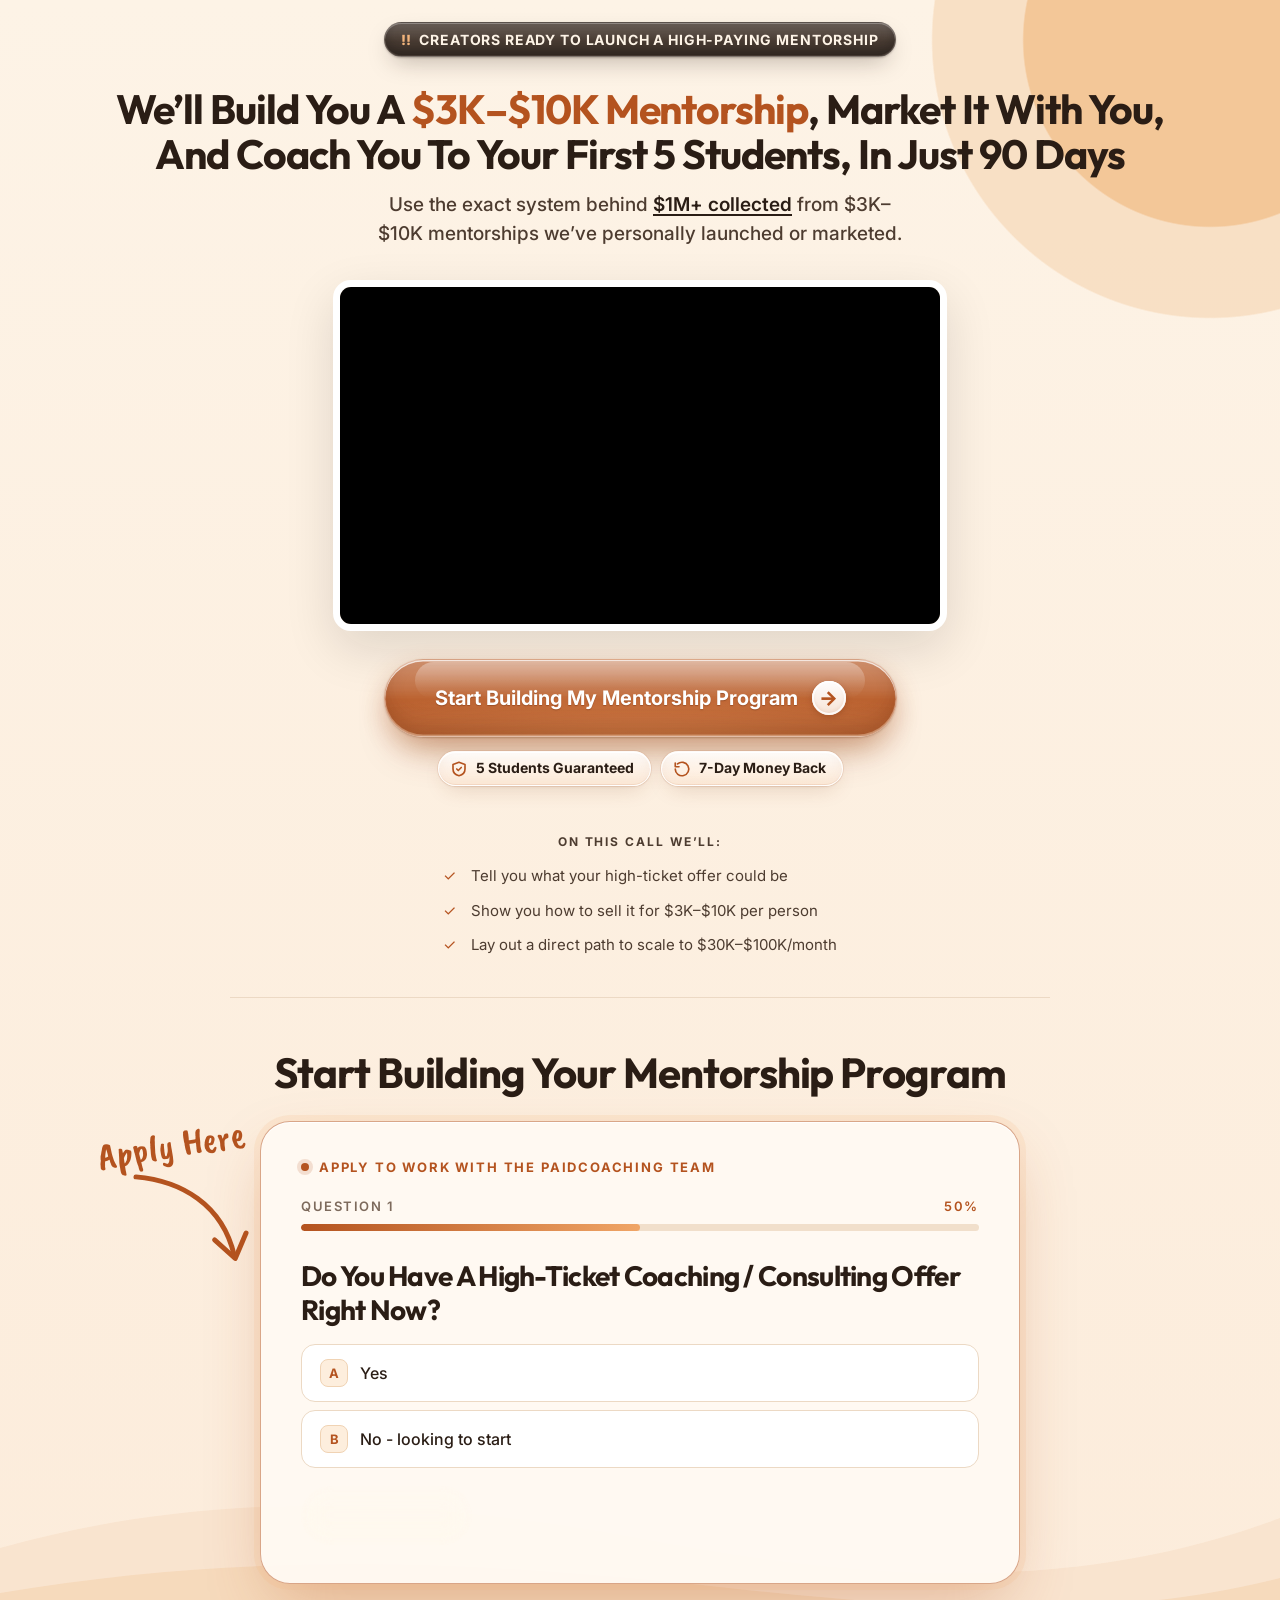
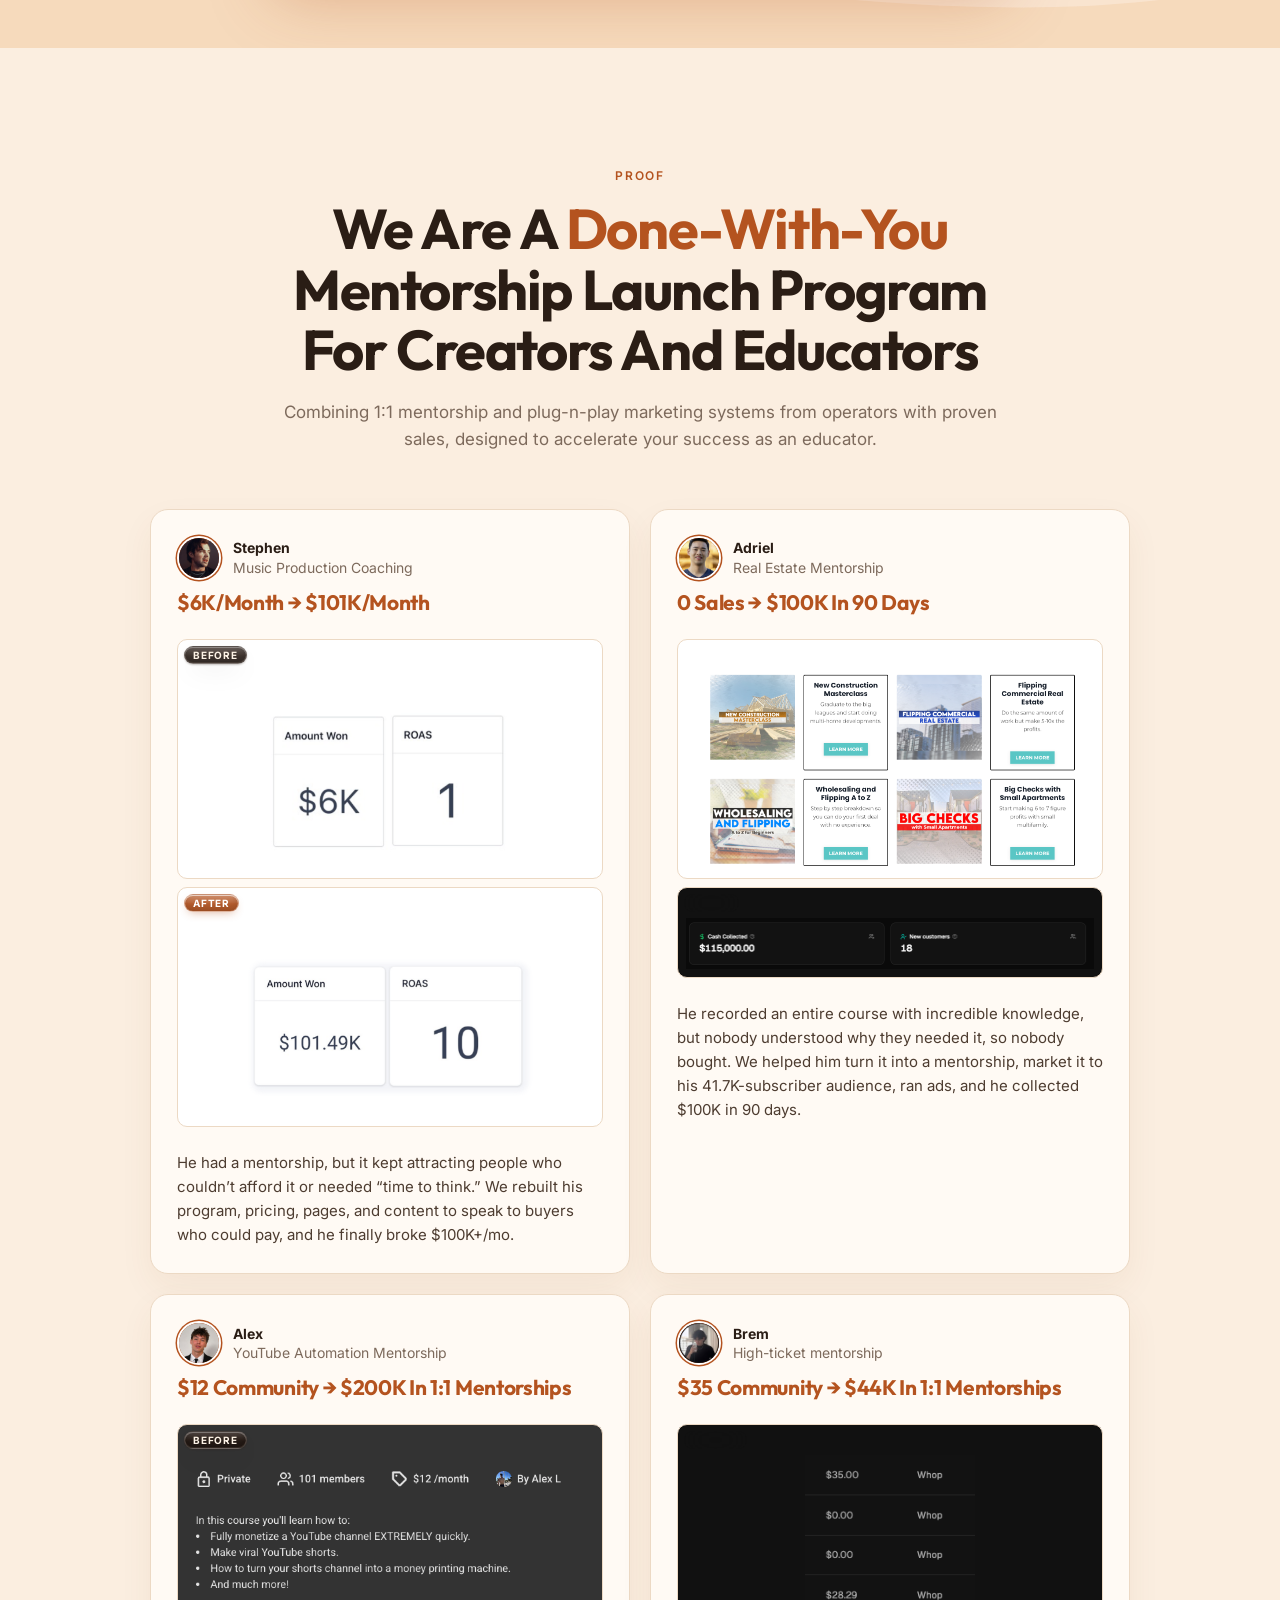
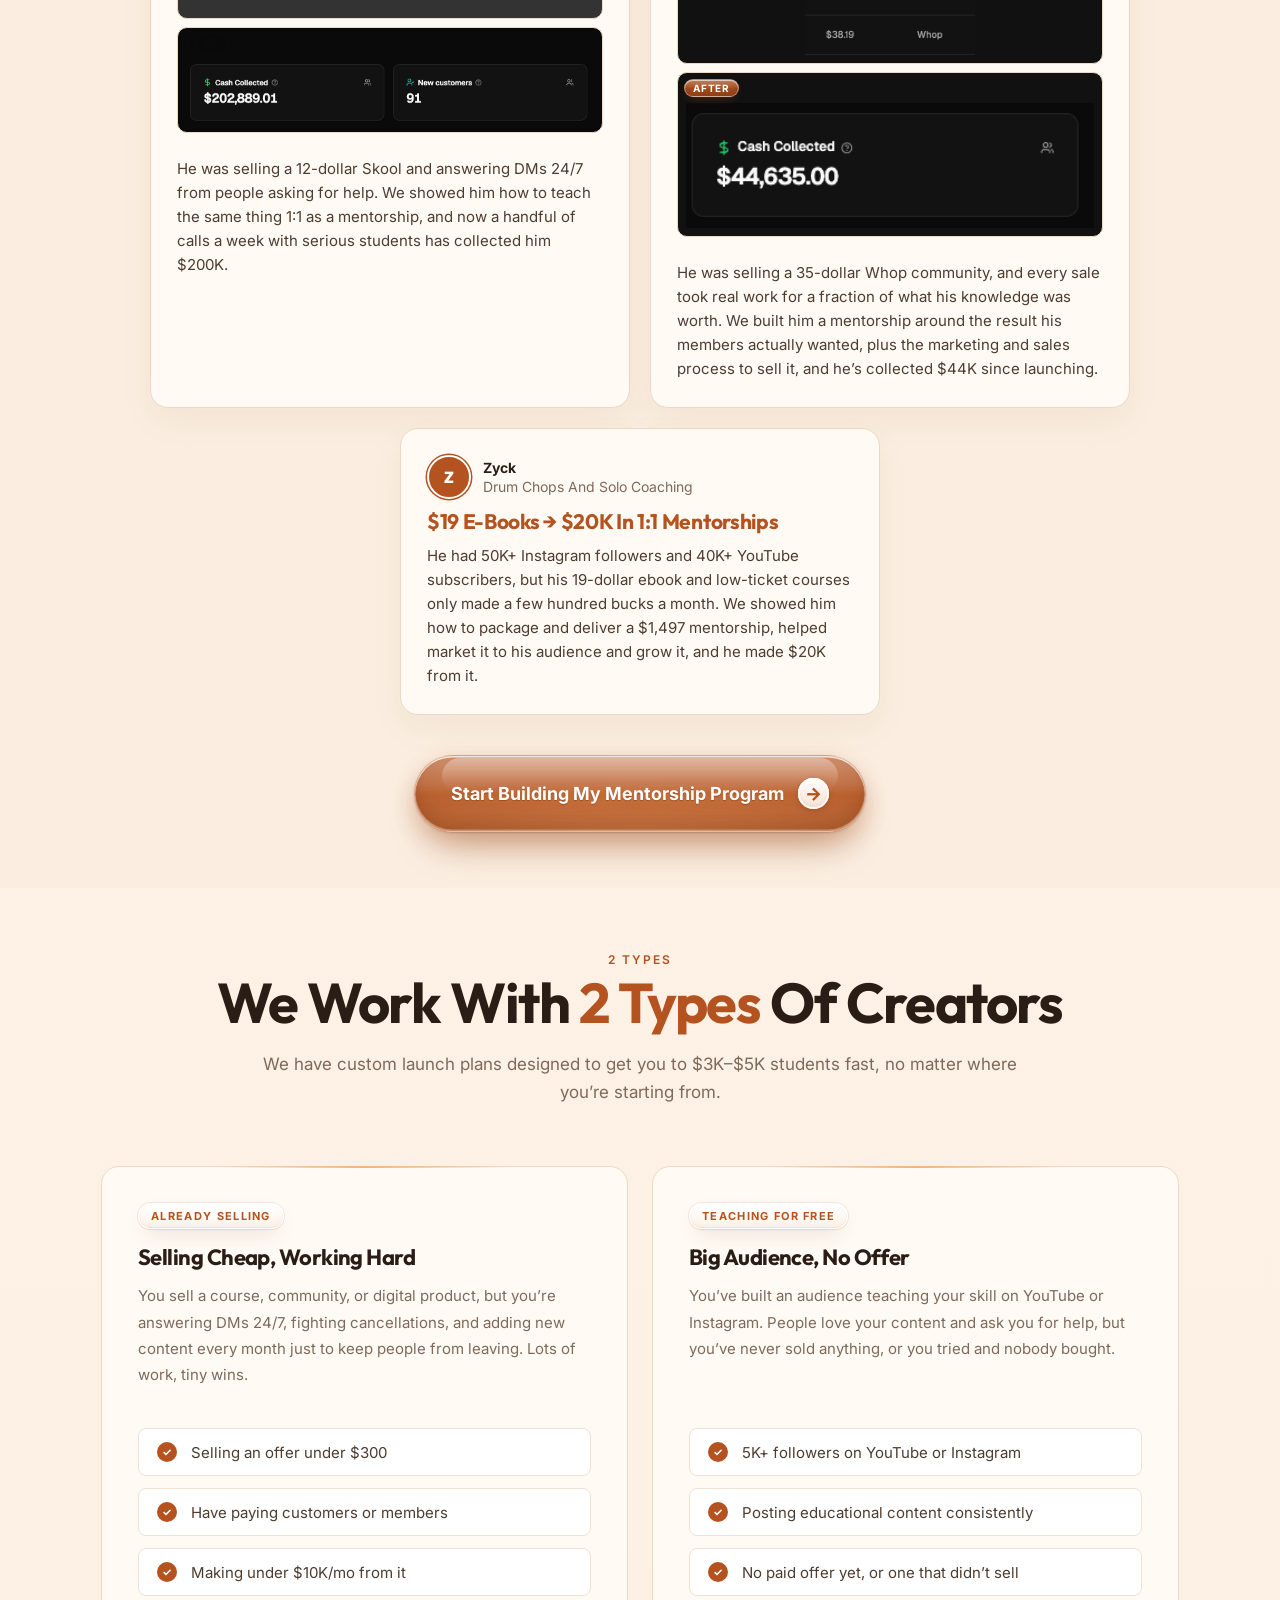
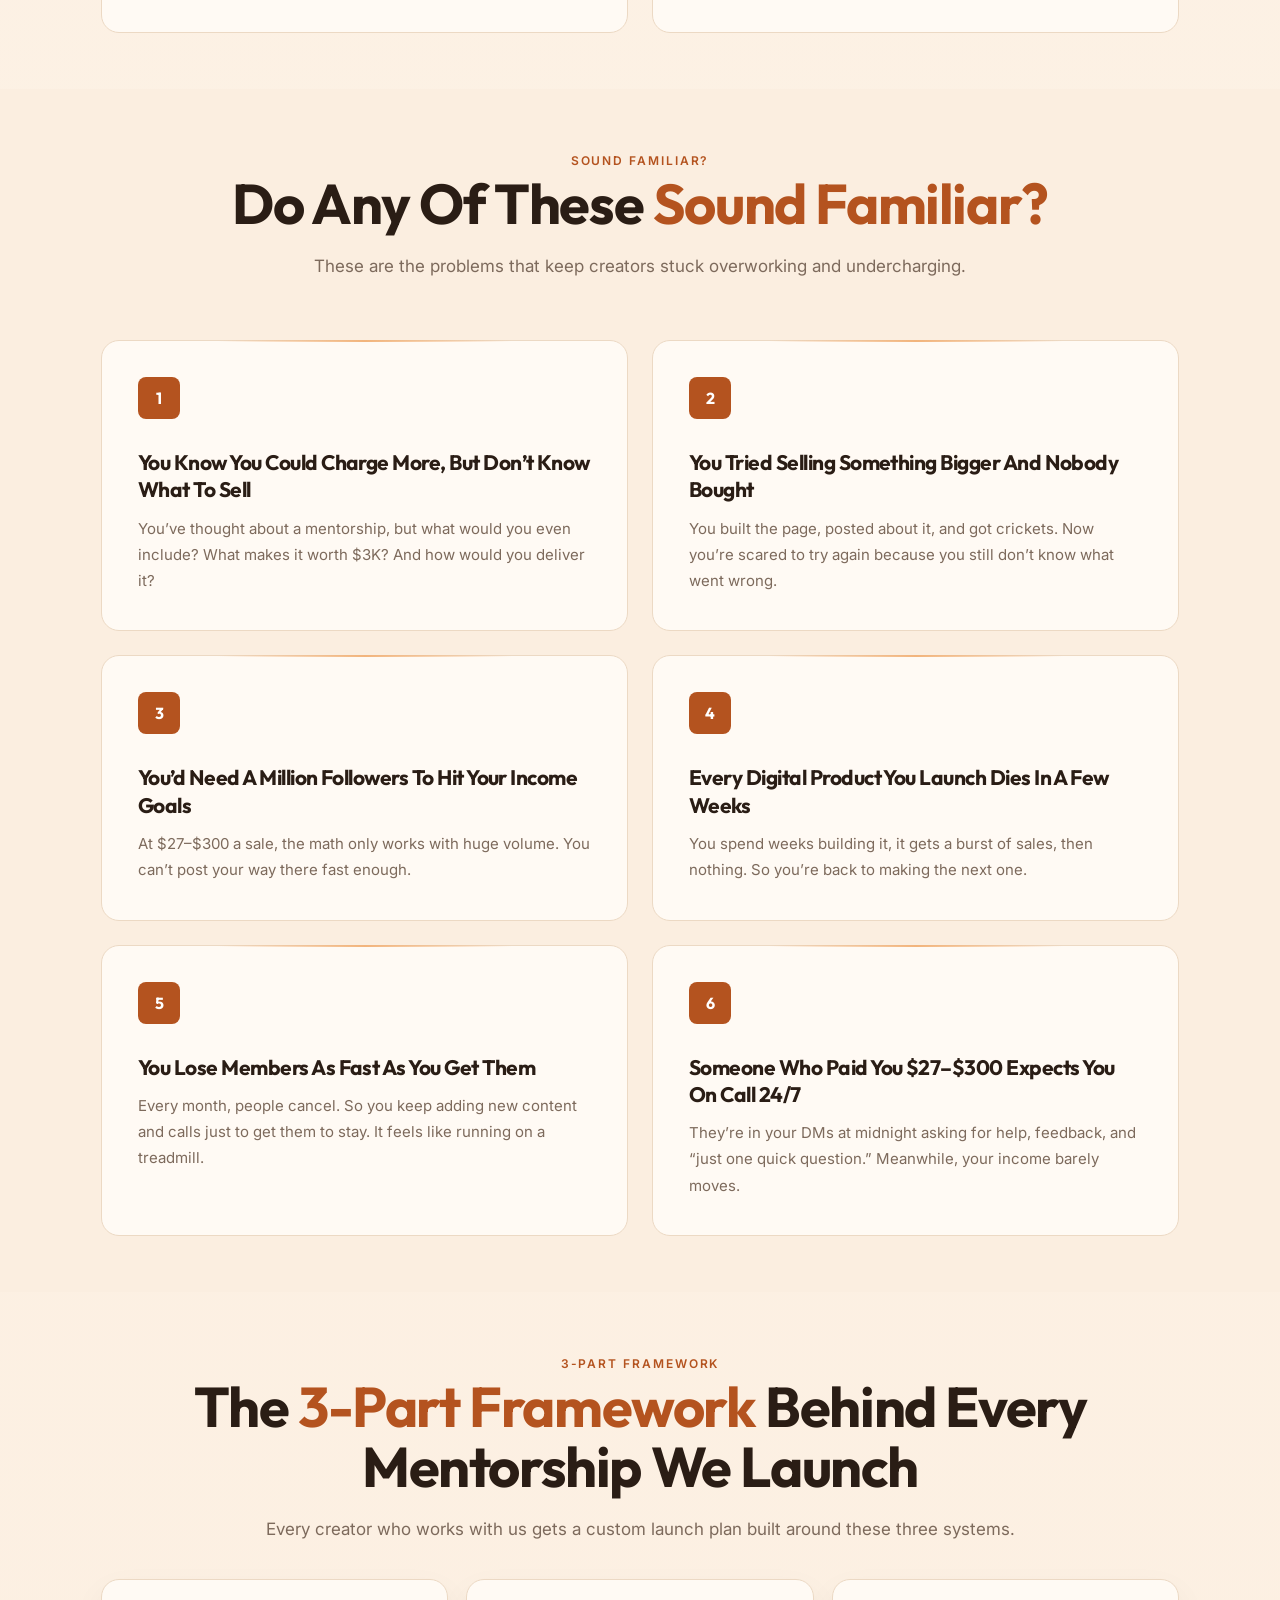
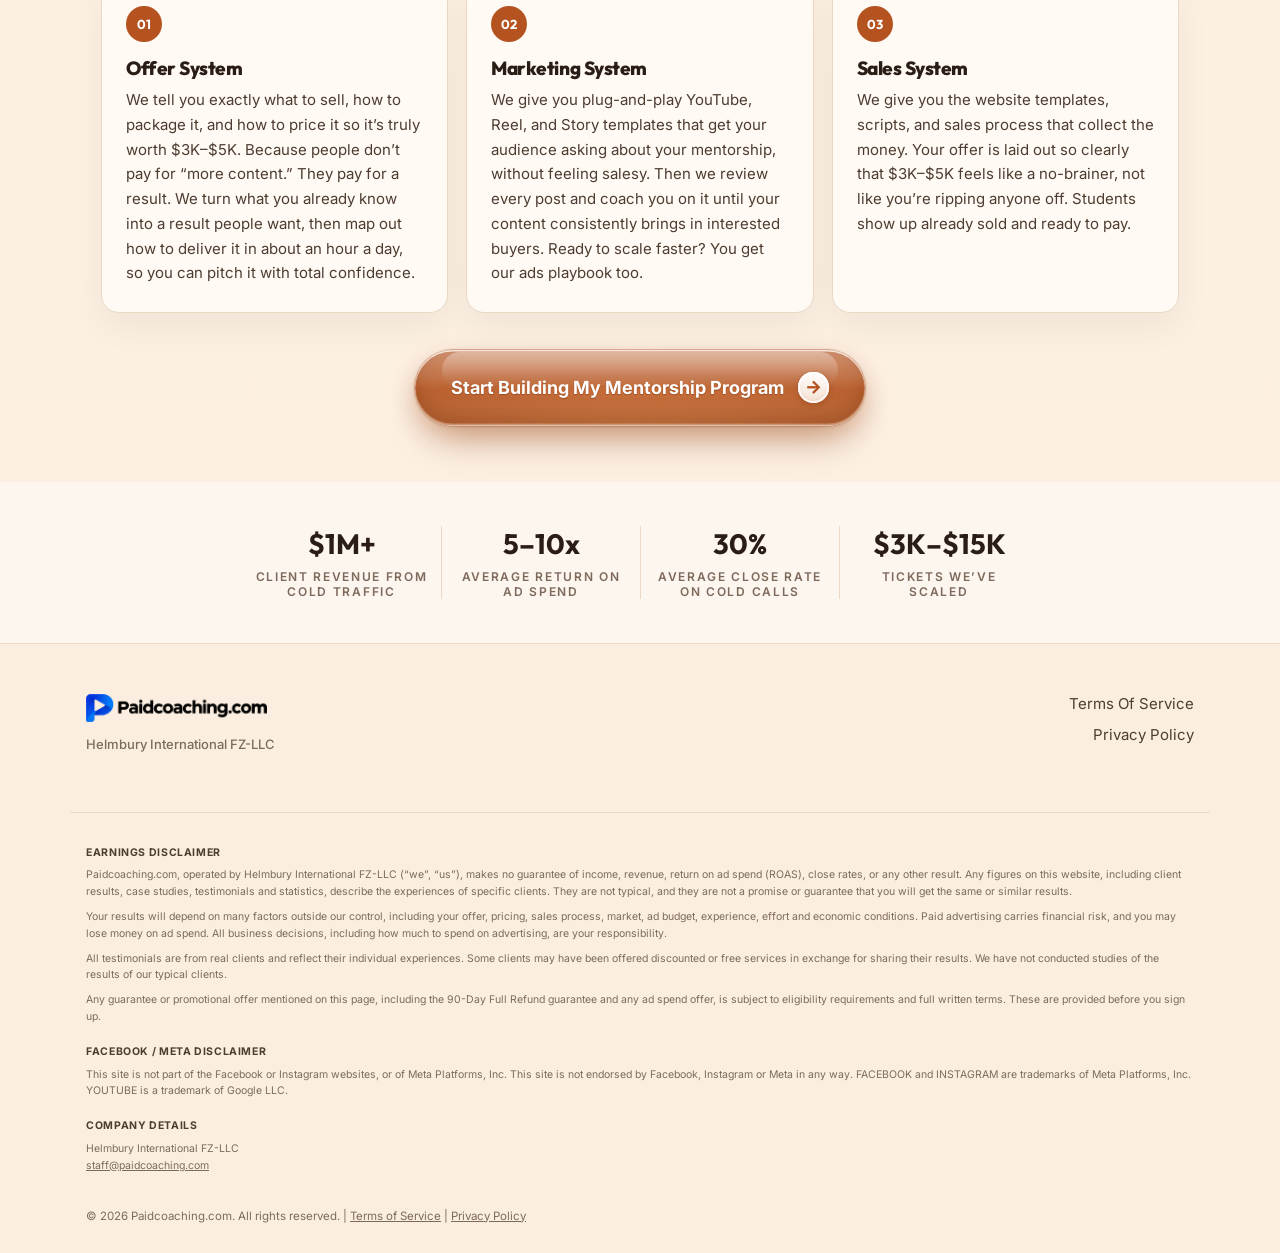
<file: index.html>
<!doctype html>
<html lang="en">
<head>
  <meta charset="utf-8" />
  <meta name="viewport" content="width=device-width, initial-scale=1" />
  <title>Paidcoaching.com</title>
  <meta name="description" content="We’ll build you a $3K mentorship, market it with you, and coach you to your first 5 students, in just 90 days." />
  <meta property="og:type" content="website" />
  <meta property="og:url" content="https://www.paidcoaching.com/" />
  <meta property="og:site_name" content="Paidcoaching.com" />
  <meta property="og:title" content="Paidcoaching.com" />
  <meta property="og:description" content="We’ll build you a $3K mentorship, market it with you, and coach you to your first 5 students, in just 90 days." />
  <meta property="og:image" content="https://www.paidcoaching.com/assets/og-image.jpg" />
  <meta property="og:image:width" content="1200" />
  <meta property="og:image:height" content="630" />
  <meta name="twitter:card" content="summary_large_image" />
  <meta name="twitter:title" content="Paidcoaching.com" />
  <meta name="twitter:description" content="We’ll build you a $3K mentorship, market it with you, and coach you to your first 5 students, in just 90 days." />
  <meta name="twitter:image" content="https://www.paidcoaching.com/assets/og-image.jpg" />
  <link rel="icon" href="favicon.ico" sizes="any" />
  <link rel="icon" type="image/png" sizes="32x32" href="assets/favicon-32.png" />
  <link rel="icon" type="image/png" sizes="192x192" href="assets/favicon-192.png" />
  <link rel="apple-touch-icon" href="assets/apple-touch-icon.png" />
  <link rel="preconnect" href="https://fonts.googleapis.com" />
  <link rel="preconnect" href="https://fonts.gstatic.com" crossorigin />
  <link href="https://fonts.googleapis.com/css2?family=Figtree:wght@600;700;800;900&family=Inter:wght@400;500;600;700&display=swap" rel="stylesheet" />
  <link rel="stylesheet" href="styles.css" />
  <link href="https://fonts.googleapis.com/css2?family=Inter+Tight:wght@600;700;800&family=DM+Sans:wght@400;500;600;700&display=swap" rel="stylesheet" />
  <link rel="stylesheet" href="/theme-modern.css" />
  <link href="https://fonts.googleapis.com/css2?family=Outfit:wght@600;700;800&family=Inter:wght@400;500;600;700;800&display=swap" rel="stylesheet" />
  <link rel="stylesheet" href="/theme-warm.css" />
  <link href="https://fonts.googleapis.com/css2?family=Caveat+Brush&display=swap" rel="stylesheet" />
  <link rel="stylesheet" href="/apply-form.css" />
  <script src="/track.js"></script>
  <!-- Meta Pixel Code -->
  <script>
  !function(f,b,e,v,n,t,s)
  {if(f.fbq)return;n=f.fbq=function(){n.callMethod?
  n.callMethod.apply(n,arguments):n.queue.push(arguments)};
  if(!f._fbq)f._fbq=n;n.push=n;n.loaded=!0;n.version='2.0';
  n.queue=[];t=b.createElement(e);t.async=!0;
  t.src=v;s=b.getElementsByTagName(e)[0];
  s.parentNode.insertBefore(t,s)}(window, document,'script',
  'https://connect.facebook.net/en_US/fbevents.js');
  fbq('init', '1433431378940862');
  fbq('track', 'PageView');
  fbq('track', 'ViewContent');
  </script>
  <noscript><img height="1" width="1" style="display:none" src="https://www.facebook.com/tr?id=1433431378940862&ev=PageView&noscript=1"/></noscript>
  <!-- End Meta Pixel Code -->
</head>
<body>
  <div class="stars" aria-hidden="true"></div>


  <main>
    <!-- Hero -->
    <section class="hero section">
      <div class="container container--wide center">
        <span class="badge"><span class="badge__alert" aria-hidden="true">!!</span>Creators Ready To Launch A High-Paying Mentorship</span>
        <h1 class="hero__title">
          We’ll Build You A <span class="accent accent--blue"><span class="nowrap">$3K–$10K</span> Mentorship</span>, Market It With You, And Coach You To Your First 5 Students, In Just&nbsp;90&nbsp;Days
        </h1>
        <p class="hero__sub">Use the exact system behind <span class="accent">$1M+ collected</span> from $3K–$10K mentorships we’ve personally launched or marketed.</p>
        <div class="vsl vsl--embed" id="vsl">
          <vturb-smartplayer id="vid-6b036872f3f97f756ae3b923" style="display: block; margin: 0 auto; width: 100%; "><div class="vturb-player-placeholder" style="position: relative; width: 100%; padding: 56.25% 0 0; z-index: 0; background-color: black;"></div></vturb-smartplayer> <script type="text/javascript"> var s=document.createElement("script"); s.src="https://scripts.converteai.net/3b9d5e0c-cdfa-409b-9c8d-b0d07c3dcb14/players/6b036872f3f97f756ae3b923/v4/player.js", s.async=!0,document.head.appendChild(s); </script>
        </div>

        <a class="cta js-cta" href="#apply">Start Building My Mentorship Program <span class="cta__arrow">→</span></a>
        <div class="pill-row">
          <p class="guarantee-pill"><svg viewBox="0 0 24 24" aria-hidden="true"><path d="M12 3 4 6v6c0 5 3.5 8 8 9 4.5-1 8-4 8-9V6z"/><path d="m9 12 2 2 4-4"/></svg><span>5 Students Guaranteed</span></p>
          <p class="guarantee-pill"><svg viewBox="0 0 24 24" aria-hidden="true"><path d="M3 12a9 9 0 1 0 3-6.7"/><path d="M3 4v5h5"/></svg><span>7-Day Money Back</span></p>
        </div>
        <div class="oncall">
          <p class="oncall__title">On This Call We’ll:</p>
          <ul>
            <li>Tell you what your high-ticket offer could be</li>
            <li>Show you how to sell it for $3K–$10K per person</li>
            <li>Lay out a direct path to scale to $30K–$100K/month</li>
          </ul>
        </div>

        <div class="apply" id="apply">
          <h2 class="h2">Start Building Your Mentorship Program</h2>
          <div class="apply__wrap">
            <div class="apply__here" aria-hidden="true"><b>Apply Here</b><svg viewBox="0 0 120 96"><path d="M4 6 C 50 10, 92 34, 104 86"/><path d="M84 70 L105 89 L116 63"/></svg></div>
            <div class="apply__card" id="apply-form">
              <p class="apply__eyebrow">Apply To Work With The Paidcoaching Team</p>
              <div class="apply__meta"><span class="apply__num">Question 1</span><span class="apply__pct">50%</span></div>
              <div class="apply__bar" role="progressbar" aria-label="Application progress" aria-valuemin="0" aria-valuemax="100" aria-valuenow="50"><span style="width:50%"></span></div>
              <div class="apply__stage"></div>
            </div>
          </div>
        </div>
      </div>
    </section>

    <!-- Client results: summary cards, full story opens in a popup -->
    <section class="section">
      <div class="container center">
        <p class="eyebrow eyebrow--blue">Proof</p>
        <h2 class="h2" style="text-wrap: balance">We Are A <span class="accent">Done-With-You</span> Mentorship Launch Program For Creators And Educators</h2>
        <p class="lead">Combining 1:1 mentorship and plug-n-play marketing systems from operators with proven sales, designed to accelerate your success as an educator.</p>
        <div class="stories" id="results"></div>
        <a class="cta js-cta" href="#apply">Start Building My Mentorship Program <span class="cta__arrow">→</span></a>
      </div>
    </section>

    <!-- Two types -->
    <section class="section">
      <div class="container center">
        <p class="eyebrow eyebrow--blue">2 Types</p>
        <h2 class="h2">We Work With <span class="accent">2 Types</span> Of Creators</h2>
        <p class="lead">We have custom launch plans designed to get you to $3K–$5K students fast, no matter where you’re starting from.</p>
        <div class="grid-2 types">
          <div class="card card--glow">
            <span class="type-pill">Already Selling</span>
            <h3>Selling Cheap, Working Hard</h3>
            <p>You sell a course, community, or digital product, but you’re answering DMs 24/7, fighting cancellations, and adding new content every month just to keep people from leaving. Lots of work, tiny wins.</p>
            <ul class="rows rows--check">
              <li>Selling an offer under $300</li>
              <li>Have paying customers or members</li>
              <li>Making under $10K/mo from it</li>
            </ul>
          </div>
          <div class="card card--glow">
            <span class="type-pill">Teaching For Free</span>
            <h3>Big Audience, No Offer</h3>
            <p>You’ve built an audience teaching your skill on YouTube or Instagram. People love your content and ask you for help, but you’ve never sold anything, or you tried and nobody bought.</p>
            <ul class="rows rows--check">
              <li>5K+ followers on YouTube or Instagram</li>
              <li>Posting educational content consistently</li>
              <li>No paid offer yet, or one that didn’t sell</li>
            </ul>
          </div>
        </div>
      </div>
    </section>

    <!-- Pain points -->
    <section class="section section--band">
      <div class="container center">
        <p class="eyebrow eyebrow--blue">Sound Familiar?</p>
        <h2 class="h2">Do Any Of These <span class="accent">Sound Familiar?</span></h2>
        <p class="lead">These are the problems that keep creators stuck overworking and undercharging.</p>
        <div class="grid-2 pains">
          <div class="card card--glow"><span class="num">1</span><h3>You Know You Could Charge More, But Don’t Know What To Sell</h3><p>You’ve thought about a mentorship, but what would you even include? What makes it worth $3K? And how would you deliver it?</p></div>
          <div class="card card--glow"><span class="num">2</span><h3>You Tried Selling Something Bigger And Nobody Bought</h3><p>You built the page, posted about it, and got crickets. Now you’re scared to try again because you still don’t know what went wrong.</p></div>
          <div class="card card--glow"><span class="num">3</span><h3>You’d Need A Million Followers To Hit Your Income Goals</h3><p>At $27–$300 a sale, the math only works with huge volume. You can’t post your way there fast enough.</p></div>
          <div class="card card--glow"><span class="num">4</span><h3>Every Digital Product You Launch Dies In A Few Weeks</h3><p>You spend weeks building it, it gets a burst of sales, then nothing. So you’re back to making the next one.</p></div>
          <div class="card card--glow"><span class="num">5</span><h3>You Lose Members As Fast As You Get Them</h3><p>Every month, people cancel. So you keep adding new content and calls just to get them to stay. It feels like running on a treadmill.</p></div>
          <div class="card card--glow"><span class="num">6</span><h3>Someone Who Paid You $27–$300 Expects You On Call 24/7</h3><p>They’re in your DMs at midnight asking for help, feedback, and “just one quick question.” Meanwhile, your income barely moves.</p></div>
        </div>
      </div>
    </section>

    <!-- 3-part framework -->
    <section class="section">
      <div class="container center">
        <p class="eyebrow eyebrow--blue">3-Part Framework</p>
        <h2 class="h2">The <span class="accent">3-Part Framework</span> Behind Every Mentorship We Launch</h2>
        <p class="lead">Every creator who works with us gets a custom launch plan built around these three systems.</p>
        <div class="panel framework">
          <ol class="steps">
            <li>
              <span class="steps__n">01</span>
              <div>
                <h3>Offer System</h3>
                <p>We tell you exactly what to sell, how to package it, and how to price it so it’s truly worth $3K–$5K. Because people don’t pay for “more content.” They pay for a result. We turn what you already know into a result people want, then map out how to deliver it in about an hour a day, so you can pitch it with total confidence.</p>
              </div>
            </li>
            <li>
              <span class="steps__n">02</span>
              <div>
                <h3>Marketing System</h3>
                <p>We give you plug-and-play YouTube, Reel, and Story templates that get your audience asking about your mentorship, without feeling salesy. Then we review every post and coach you on it until your content consistently brings in interested buyers. Ready to scale faster? You get our ads playbook too.</p>
              </div>
            </li>
            <li>
              <span class="steps__n">03</span>
              <div>
                <h3>Sales System</h3>
                <p>We give you the website templates, scripts, and sales process that collect the money. Your offer is laid out so clearly that $3K–$5K feels like a no-brainer, not like you’re ripping anyone off. Students show up already sold and ready to pay.</p>
              </div>
            </li>
          </ol>
        </div>
        <a class="cta js-cta" href="#apply">Start Building My Mentorship Program <span class="cta__arrow">→</span></a>
      </div>
    </section>

    <!-- Proof numbers -->
    <section class="section section--stats">
      <div class="container center">
        <div class="team-stats team-stats--bottom">
          <div><strong>$1M+</strong><span>Client revenue from cold traffic</span></div>
          <div><strong>5–10x</strong><span>Average return on ad spend</span></div>
          <div><strong>30%</strong><span>Average close rate on cold calls</span></div>
          <div><strong>$3K–$15K</strong><span>Tickets we’ve scaled</span></div>
        </div>
      </div>
    </section>
  </main>

  <footer class="footer">
    <div class="container container--wide footer__inner">
      <div class="footer__brand">
        <a class="brand" href="/">
          <img class="brand__logo" src="/assets/logo.png" alt="Paidcoaching.com" width="776" height="120" />
        </a>
        <p class="footer__company">Helmbury International FZ-LLC</p>
      </div>
      <nav class="footer__links">
        <a href="/tos">Terms Of Service</a>
        <a href="/pp">Privacy Policy</a>
      </nav>
    </div>
    <div class="container container--wide footer__legal">
      <h4>Earnings Disclaimer</h4>
      <p>Paidcoaching.com, operated by Helmbury International FZ-LLC (“we”, “us”), makes no guarantee of income, revenue, return on ad spend (ROAS), close rates, or any other result. Any figures on this website, including client results, case studies, testimonials and statistics, describe the experiences of specific clients. They are not typical, and they are not a promise or guarantee that you will get the same or similar results.</p>
      <p>Your results will depend on many factors outside our control, including your offer, pricing, sales process, market, ad budget, experience, effort and economic conditions. Paid advertising carries financial risk, and you may lose money on ad spend. All business decisions, including how much to spend on advertising, are your responsibility.</p>
      <p>All testimonials are from real clients and reflect their individual experiences. Some clients may have been offered discounted or free services in exchange for sharing their results. We have not conducted studies of the results of our typical clients.</p>
      <p>Any guarantee or promotional offer mentioned on this page, including the 90-Day Full Refund guarantee and any ad spend offer, is subject to eligibility requirements and full written terms. These are provided before you sign up.</p>
      <h4>Facebook / Meta Disclaimer</h4>
      <p>This site is not part of the Facebook or Instagram websites, or of Meta Platforms, Inc. This site is not endorsed by Facebook, Instagram or Meta in any way. FACEBOOK and INSTAGRAM are trademarks of Meta Platforms, Inc. YOUTUBE is a trademark of Google LLC.</p>
      <h4>Company details</h4>
      <p>Helmbury International FZ-LLC<br /><a href="mailto:staff@paidcoaching.com">staff@paidcoaching.com</a></p>
    </div>
    <p class="container container--wide footer__copy">© <span id="year">2026</span> Paidcoaching.com. All rights reserved. | <a href="/tos">Terms of Service</a> | <a href="/pp">Privacy Policy</a></p>
  </footer>

  <!-- Client story popup -->
  <div class="story-modal" id="story-modal" aria-hidden="true" role="dialog" aria-label="Client story">
    <div class="story-modal__panel">
      <button class="story-modal__close" type="button" aria-label="Close">✕</button>
      <div class="story-modal__body" id="story-body"></div>
    </div>
  </div>

  <!-- Application form popup (Typeform) -->
  <div class="tf-modal" id="apply-modal" aria-hidden="true" role="dialog" aria-label="Apply for a strategy session">
    <div class="tf-modal__panel">
      <button class="tf-modal__close" type="button" aria-label="Close">✕</button>
      <div class="tf-modal__form" data-tf-live="01M49WW9GYMPKH4WEPC4EBBNN1" data-tf-transitive-search-params="utm_content,ad_id,utm_term"></div>
    </div>
  </div>

  <script src="//embed.typeform.com/next/embed.js"></script>
  <script src="script.js"></script>
  <script src="/apply-form.js"></script>
</body>
</html>
</file>
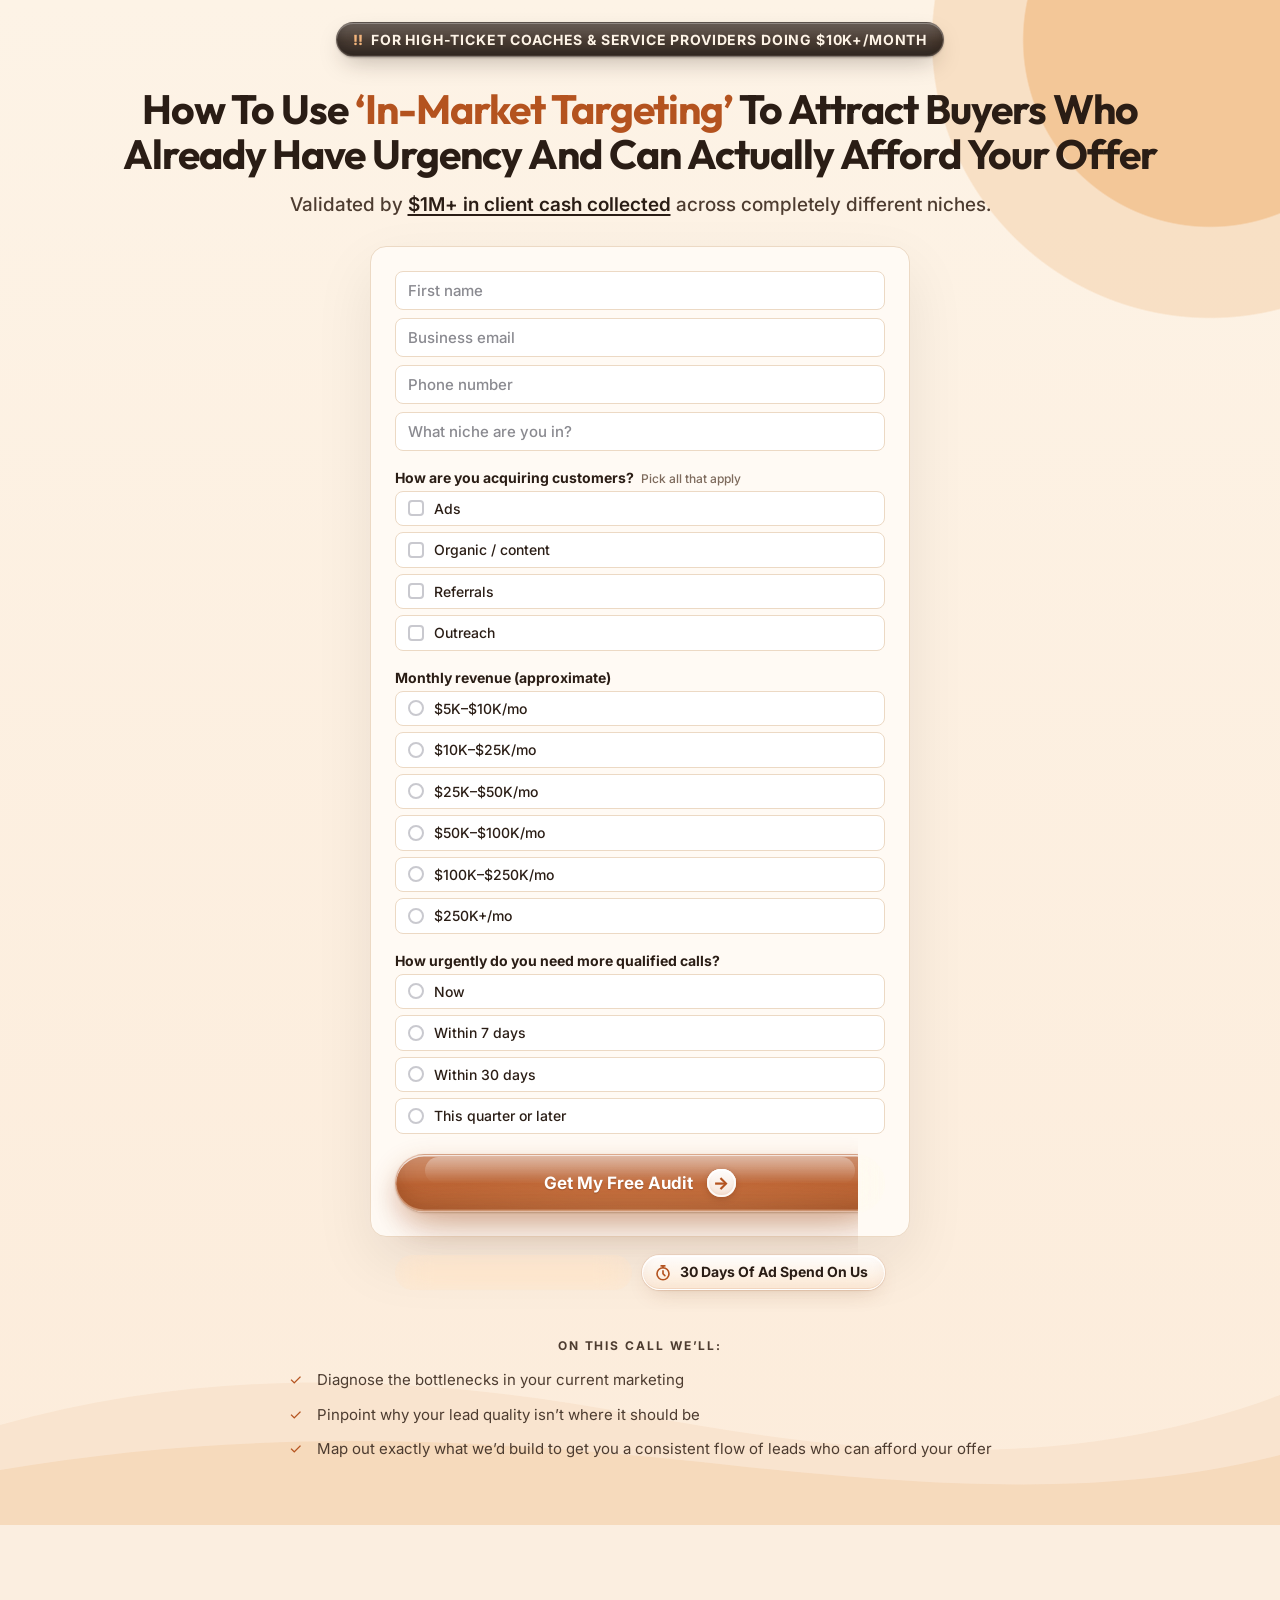
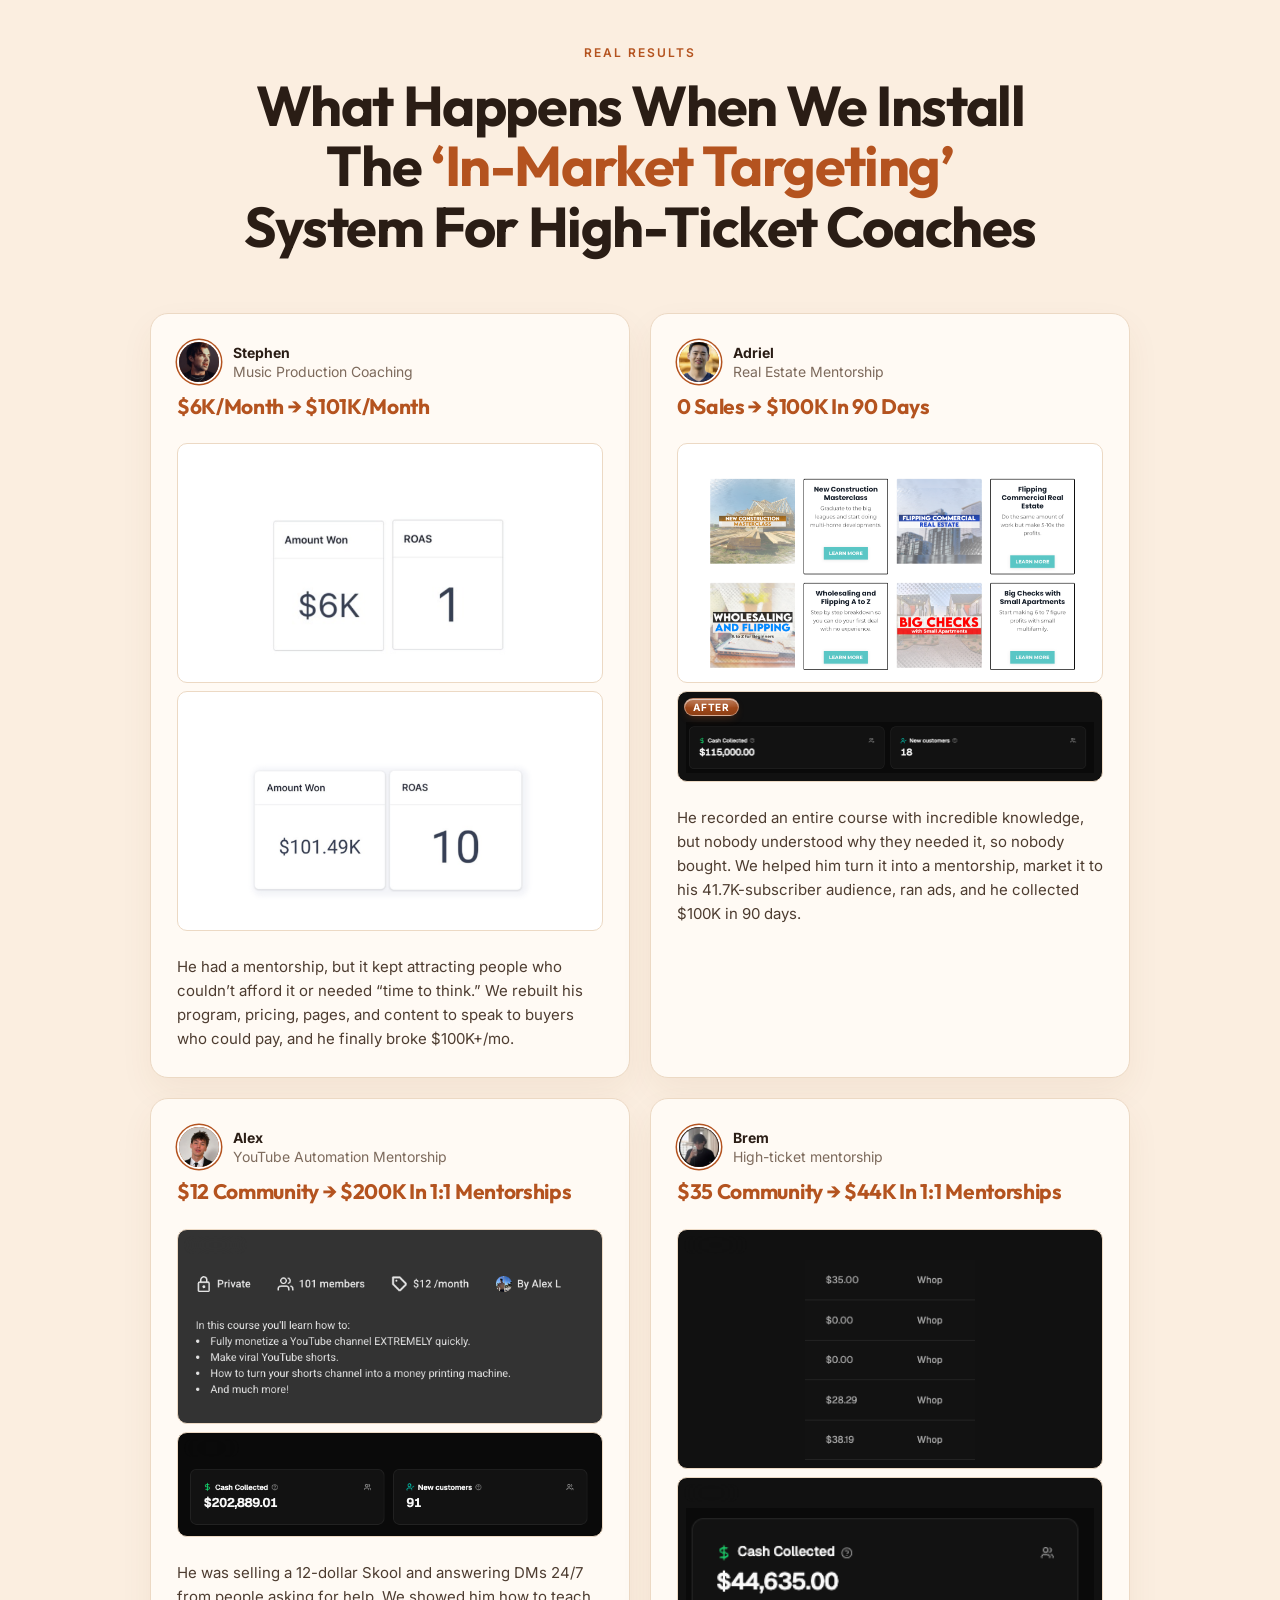
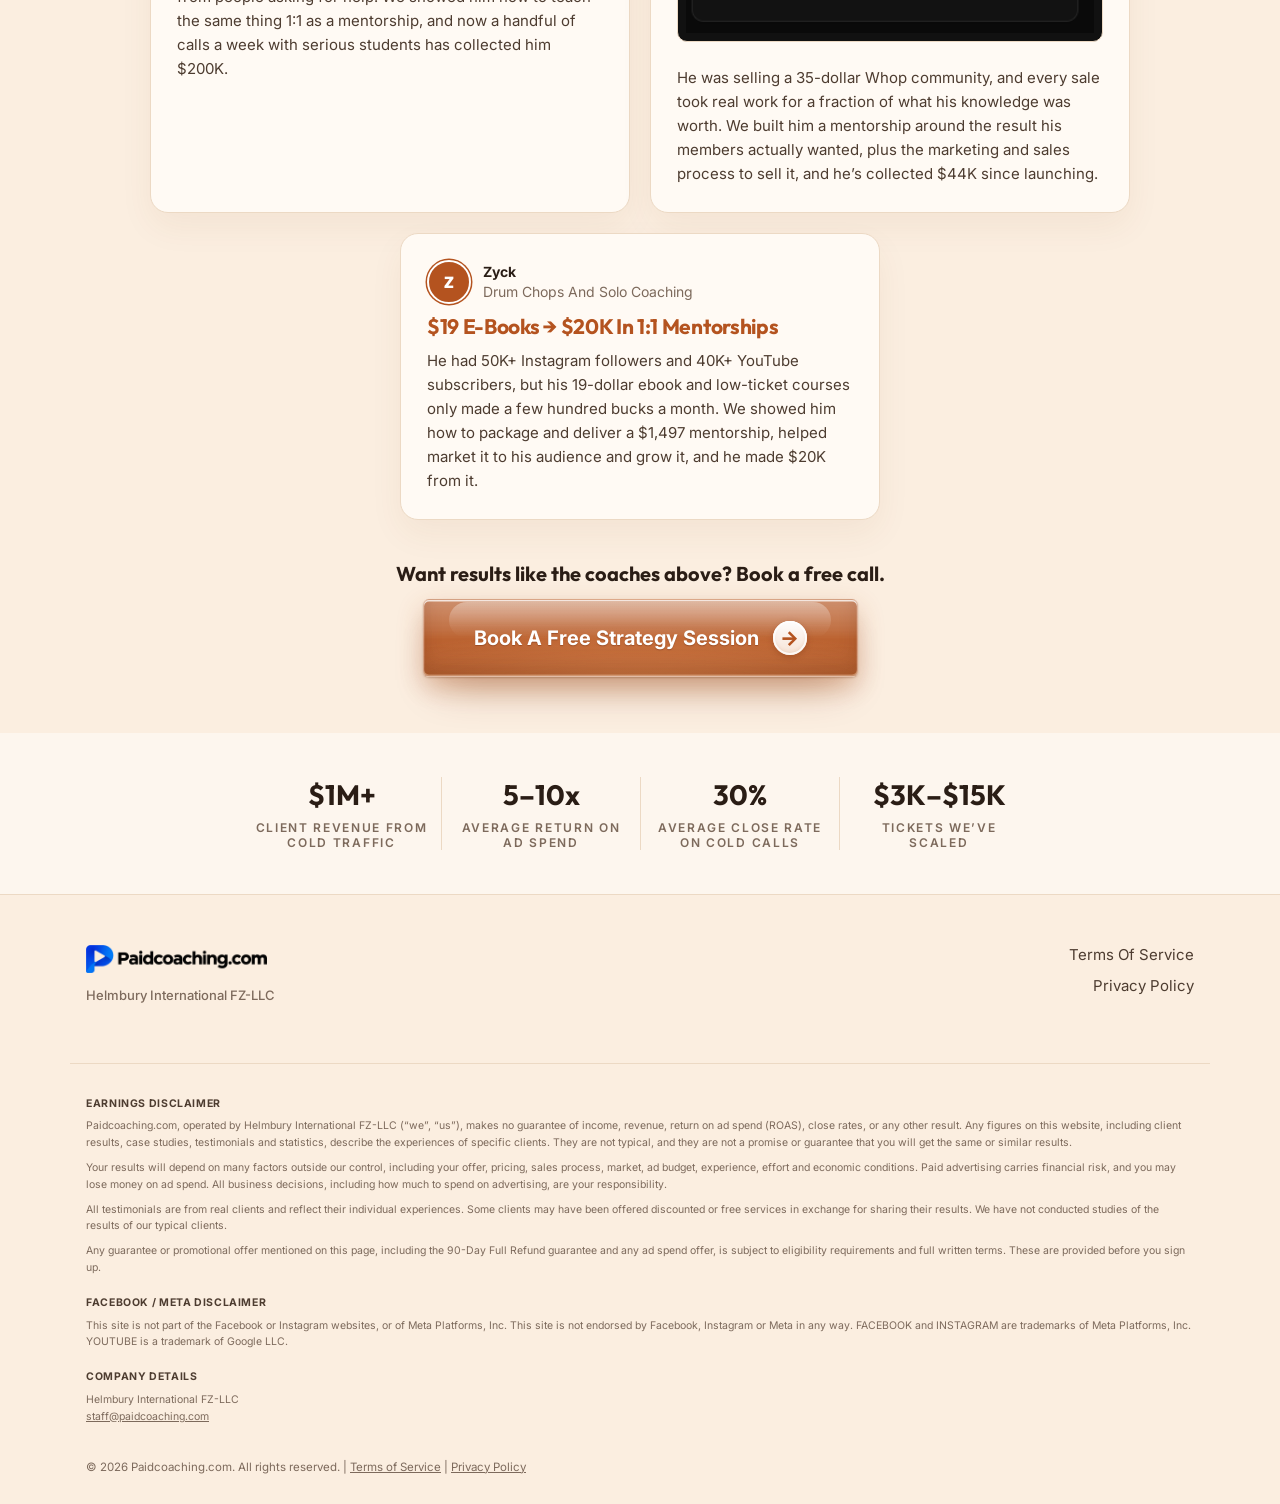
<file: audit/index.html>
<!doctype html>
<html lang="en">
<head>
  <meta charset="utf-8" />
  <meta name="viewport" content="width=device-width, initial-scale=1" />
  <title>Free Funnel Audit | Paidcoaching.com</title>
  <meta name="description" content="We build your entire paid ads funnel. You get calls that close like your organic leads. Your November ad spend is on us." />
  <meta property="og:type" content="website" />
  <meta property="og:url" content="https://www.paidcoaching.com/audit" />
  <meta property="og:site_name" content="Paidcoaching.com" />
  <meta property="og:title" content="Paidcoaching.com" />
  <meta property="og:description" content="We build your entire paid ads funnel. You get calls that close like your organic leads. Your November ad spend is on us." />
  <meta property="og:image" content="https://www.paidcoaching.com/assets/og-image.jpg" />
  <meta property="og:image:width" content="1200" />
  <meta property="og:image:height" content="630" />
  <meta name="twitter:card" content="summary_large_image" />
  <meta name="twitter:title" content="Paidcoaching.com" />
  <meta name="twitter:description" content="We build your entire paid ads funnel. You get calls that close like your organic leads. Your November ad spend is on us." />
  <meta name="twitter:image" content="https://www.paidcoaching.com/assets/og-image.jpg" />
  <link rel="icon" href="/favicon.ico" sizes="any" />
  <link rel="icon" type="image/png" sizes="32x32" href="/assets/favicon-32.png" />
  <link rel="icon" type="image/png" sizes="192x192" href="/assets/favicon-192.png" />
  <link rel="apple-touch-icon" href="/assets/apple-touch-icon.png" />
  <link rel="preconnect" href="https://fonts.googleapis.com" />
  <link rel="preconnect" href="https://fonts.gstatic.com" crossorigin />
  <link href="https://fonts.googleapis.com/css2?family=Figtree:wght@600;700;800;900&family=Inter:wght@400;500;600;700&display=swap" rel="stylesheet" />
  <link rel="stylesheet" href="/styles.css" />
  <link href="https://fonts.googleapis.com/css2?family=Inter+Tight:wght@600;700;800&family=DM+Sans:wght@400;500;600;700&display=swap" rel="stylesheet" />
  <link rel="stylesheet" href="/theme-modern.css" />
  <link href="https://fonts.googleapis.com/css2?family=Outfit:wght@600;700;800&family=Inter:wght@400;500;600;700;800&display=swap" rel="stylesheet" />
  <link rel="stylesheet" href="/theme-warm.css" />
  <!-- Meta Pixel Code -->
  <script>
  !function(f,b,e,v,n,t,s)
  {if(f.fbq)return;n=f.fbq=function(){n.callMethod?
  n.callMethod.apply(n,arguments):n.queue.push(arguments)};
  if(!f._fbq)f._fbq=n;n.push=n;n.loaded=!0;n.version='2.0';
  n.queue=[];t=b.createElement(e);t.async=!0;
  t.src=v;s=b.getElementsByTagName(e)[0];
  s.parentNode.insertBefore(t,s)}(window, document,'script',
  'https://connect.facebook.net/en_US/fbevents.js');
  fbq('init', '1433431378940862');
  fbq('track', 'PageView');
  fbq('track', 'ViewContent');
  </script>
  <noscript><img height="1" width="1" style="display:none" src="https://www.facebook.com/tr?id=1433431378940862&ev=PageView&noscript=1"/></noscript>
  <!-- End Meta Pixel Code -->
</head>
<body>
  <div class="stars" aria-hidden="true"></div>


  <main>
    <!-- Hero -->
    <section class="hero section">
      <div class="container container--wide center">
        <span class="badge"><span class="badge__alert" aria-hidden="true">!!</span>For High-Ticket Coaches &amp; Service Providers Doing $10K+/Month</span>
        <h1 class="hero__title">
          How To Use <span class="accent">‘<span class="nowrap">In-Market</span> Targeting’</span> To Attract Buyers Who Already Have Urgency And Can Actually Afford Your&nbsp;Offer
        </h1>
        <p class="hero__sub">Validated by <span class="accent">$1M+ in client cash collected</span> across completely different niches.</p>
        <form class="audit-form" id="audit-form" novalidate>
          <div class="audit-form__grid">
            <label class="field"><span class="field__label sr-only">First name</span><input placeholder="First name" type="text" name="first_name" autocomplete="given-name" required /></label>
            <label class="field"><span class="field__label sr-only">Business email</span><input placeholder="Business email" type="email" name="email" autocomplete="email" required /></label>
            <label class="field"><span class="field__label sr-only">Phone number</span><input placeholder="Phone number" type="tel" name="phone" autocomplete="tel" required /></label>
            <label class="field"><span class="field__label sr-only">What niche are you in?</span><input placeholder="What niche are you in?" type="text" name="niche" required /></label>
          </div>

          <fieldset class="field field--choices" data-required="checkbox">
            <legend class="field__label">How are you acquiring customers? <span class="field__hint">Pick all that apply</span></legend>
            <div class="choices">
              <label class="choice"><input type="checkbox" name="acquisition" value="Ads" /><span>Ads</span></label>
              <label class="choice"><input type="checkbox" name="acquisition" value="Organic / content" /><span>Organic / content</span></label>
              <label class="choice"><input type="checkbox" name="acquisition" value="Referrals" /><span>Referrals</span></label>
              <label class="choice"><input type="checkbox" name="acquisition" value="Outreach" /><span>Outreach</span></label>
            </div>
          </fieldset>

          <fieldset class="field field--choices" data-required="radio">
            <legend class="field__label">Monthly revenue (approximate)</legend>
            <div class="choices choices--3">
              <label class="choice"><input type="radio" name="monthly_revenue" value="$5K–$10K/mo" /><span>$5K–$10K/mo</span></label>
              <label class="choice"><input type="radio" name="monthly_revenue" value="$10K–$25K/mo" /><span>$10K–$25K/mo</span></label>
              <label class="choice"><input type="radio" name="monthly_revenue" value="$25K–$50K/mo" /><span>$25K–$50K/mo</span></label>
              <label class="choice"><input type="radio" name="monthly_revenue" value="$50K–$100K/mo" /><span>$50K–$100K/mo</span></label>
              <label class="choice"><input type="radio" name="monthly_revenue" value="$100K–$250K/mo" /><span>$100K–$250K/mo</span></label>
              <label class="choice"><input type="radio" name="monthly_revenue" value="$250K+/mo" /><span>$250K+/mo</span></label>
            </div>
          </fieldset>

          <fieldset class="field field--choices" data-required="radio">
            <legend class="field__label">How urgently do you need more qualified calls?</legend>
            <div class="choices">
              <label class="choice"><input type="radio" name="urgency" value="Now" /><span>Now</span></label>
              <label class="choice"><input type="radio" name="urgency" value="Within 7 days" /><span>Within 7 days</span></label>
              <label class="choice"><input type="radio" name="urgency" value="Within 30 days" /><span>Within 30 days</span></label>
              <label class="choice"><input type="radio" name="urgency" value="This quarter or later" /><span>This quarter or later</span></label>
            </div>
          </fieldset>

          <p class="audit-form__error" role="alert" hidden></p>
          <button class="cta audit-form__submit" type="submit">Get My Free Audit <span class="cta__arrow">→</span></button>
        </form>
        <div class="audit-done" id="audit-done" hidden>
          <span class="promise__icon" aria-hidden="true"><svg viewBox="0 0 24 24"><path d="M20 6 9 17l-5-5"/></svg></span>
          <h2 class="h2">Got it, thanks!</h2>
          <p class="lead">We’ve received your answers and will be in touch shortly.</p>
        </div>

        <div class="pill-row">
          <p class="guarantee-pill"><svg viewBox="0 0 24 24" aria-hidden="true"><path d="M12 3 4 6v6c0 5 3.5 8 8 9 4.5-1 8-4 8-9V6z"/><path d="m9 12 2 2 4-4"/></svg><span>ROI In 90 Days Guaranteed</span></p>
          <p class="guarantee-pill"><svg viewBox="0 0 24 24" aria-hidden="true"><circle cx="12" cy="13" r="8"/><path d="M12 9v4l2.5 2.5M9.5 2.5h5M12 2.5V5"/></svg><span>30 Days Of Ad Spend On Us</span></p>
        </div>
        <div class="oncall">
          <p class="oncall__title">On This Call We’ll:</p>
          <ul>
            <li>Diagnose the bottlenecks in your current marketing</li>
            <li>Pinpoint why your lead quality isn’t where it should be</li>
            <li>Map out exactly what we’d build to get you a consistent flow of leads who can afford your offer</li>
          </ul>
        </div>
      </div>
    </section>

    <!-- Client results: summary cards, full story opens in a popup -->
    <section class="section">
      <div class="container center">
        <p class="eyebrow eyebrow--blue">Real Results</p>
        <h2 class="h2" style="text-wrap: balance">What Happens When We Install The <span class="accent">‘<span class="nowrap">In-Market</span> Targeting’</span> System For High-Ticket Coaches</h2>
        <div class="stories" id="results"></div>
        <p class="hero__ask">Want results like the coaches above? Book a free call.</p>
        <a class="cta js-cta" href="#apply">Book A Free Strategy Session <span class="cta__arrow">→</span></a>
      </div>
    </section>

    <!-- Proof numbers -->
    <section class="section section--stats">
      <div class="container center">
        <div class="team-stats team-stats--bottom">
          <div><strong>$1M+</strong><span>Client revenue from cold traffic</span></div>
          <div><strong>5–10x</strong><span>Average return on ad spend</span></div>
          <div><strong>30%</strong><span>Average close rate on cold calls</span></div>
          <div><strong>$3K–$15K</strong><span>Tickets we’ve scaled</span></div>
        </div>
      </div>
    </section>
  </main>

  <footer class="footer">
    <div class="container container--wide footer__inner">
      <div class="footer__brand">
        <a class="brand" href="/">
          <img class="brand__logo" src="/assets/logo.png" alt="Paidcoaching.com" width="776" height="120" />
        </a>
        <p class="footer__company">Helmbury International FZ-LLC</p>
      </div>
      <nav class="footer__links">
        <a href="/tos">Terms Of Service</a>
        <a href="/pp">Privacy Policy</a>
      </nav>
    </div>
    <div class="container container--wide footer__legal">
      <h4>Earnings Disclaimer</h4>
      <p>Paidcoaching.com, operated by Helmbury International FZ-LLC (“we”, “us”), makes no guarantee of income, revenue, return on ad spend (ROAS), close rates, or any other result. Any figures on this website, including client results, case studies, testimonials and statistics, describe the experiences of specific clients. They are not typical, and they are not a promise or guarantee that you will get the same or similar results.</p>
      <p>Your results will depend on many factors outside our control, including your offer, pricing, sales process, market, ad budget, experience, effort and economic conditions. Paid advertising carries financial risk, and you may lose money on ad spend. All business decisions, including how much to spend on advertising, are your responsibility.</p>
      <p>All testimonials are from real clients and reflect their individual experiences. Some clients may have been offered discounted or free services in exchange for sharing their results. We have not conducted studies of the results of our typical clients.</p>
      <p>Any guarantee or promotional offer mentioned on this page, including the 90-Day Full Refund guarantee and any ad spend offer, is subject to eligibility requirements and full written terms. These are provided before you sign up.</p>
      <h4>Facebook / Meta Disclaimer</h4>
      <p>This site is not part of the Facebook or Instagram websites, or of Meta Platforms, Inc. This site is not endorsed by Facebook, Instagram or Meta in any way. FACEBOOK and INSTAGRAM are trademarks of Meta Platforms, Inc. YOUTUBE is a trademark of Google LLC.</p>
      <h4>Company details</h4>
      <p>Helmbury International FZ-LLC<br /><a href="mailto:staff@paidcoaching.com">staff@paidcoaching.com</a></p>
    </div>
    <p class="container container--wide footer__copy">© <span id="year">2026</span> Paidcoaching.com. All rights reserved. | <a href="/tos">Terms of Service</a> | <a href="/pp">Privacy Policy</a></p>
  </footer>

  <!-- Client story popup -->
  <div class="story-modal" id="story-modal" aria-hidden="true" role="dialog" aria-label="Client story">
    <div class="story-modal__panel">
      <button class="story-modal__close" type="button" aria-label="Close">✕</button>
      <div class="story-modal__body" id="story-body"></div>
    </div>
  </div>

  <script src="/script.js"></script>
  <script src="/audit/audit.js"></script>
</body>
</html>
</file>
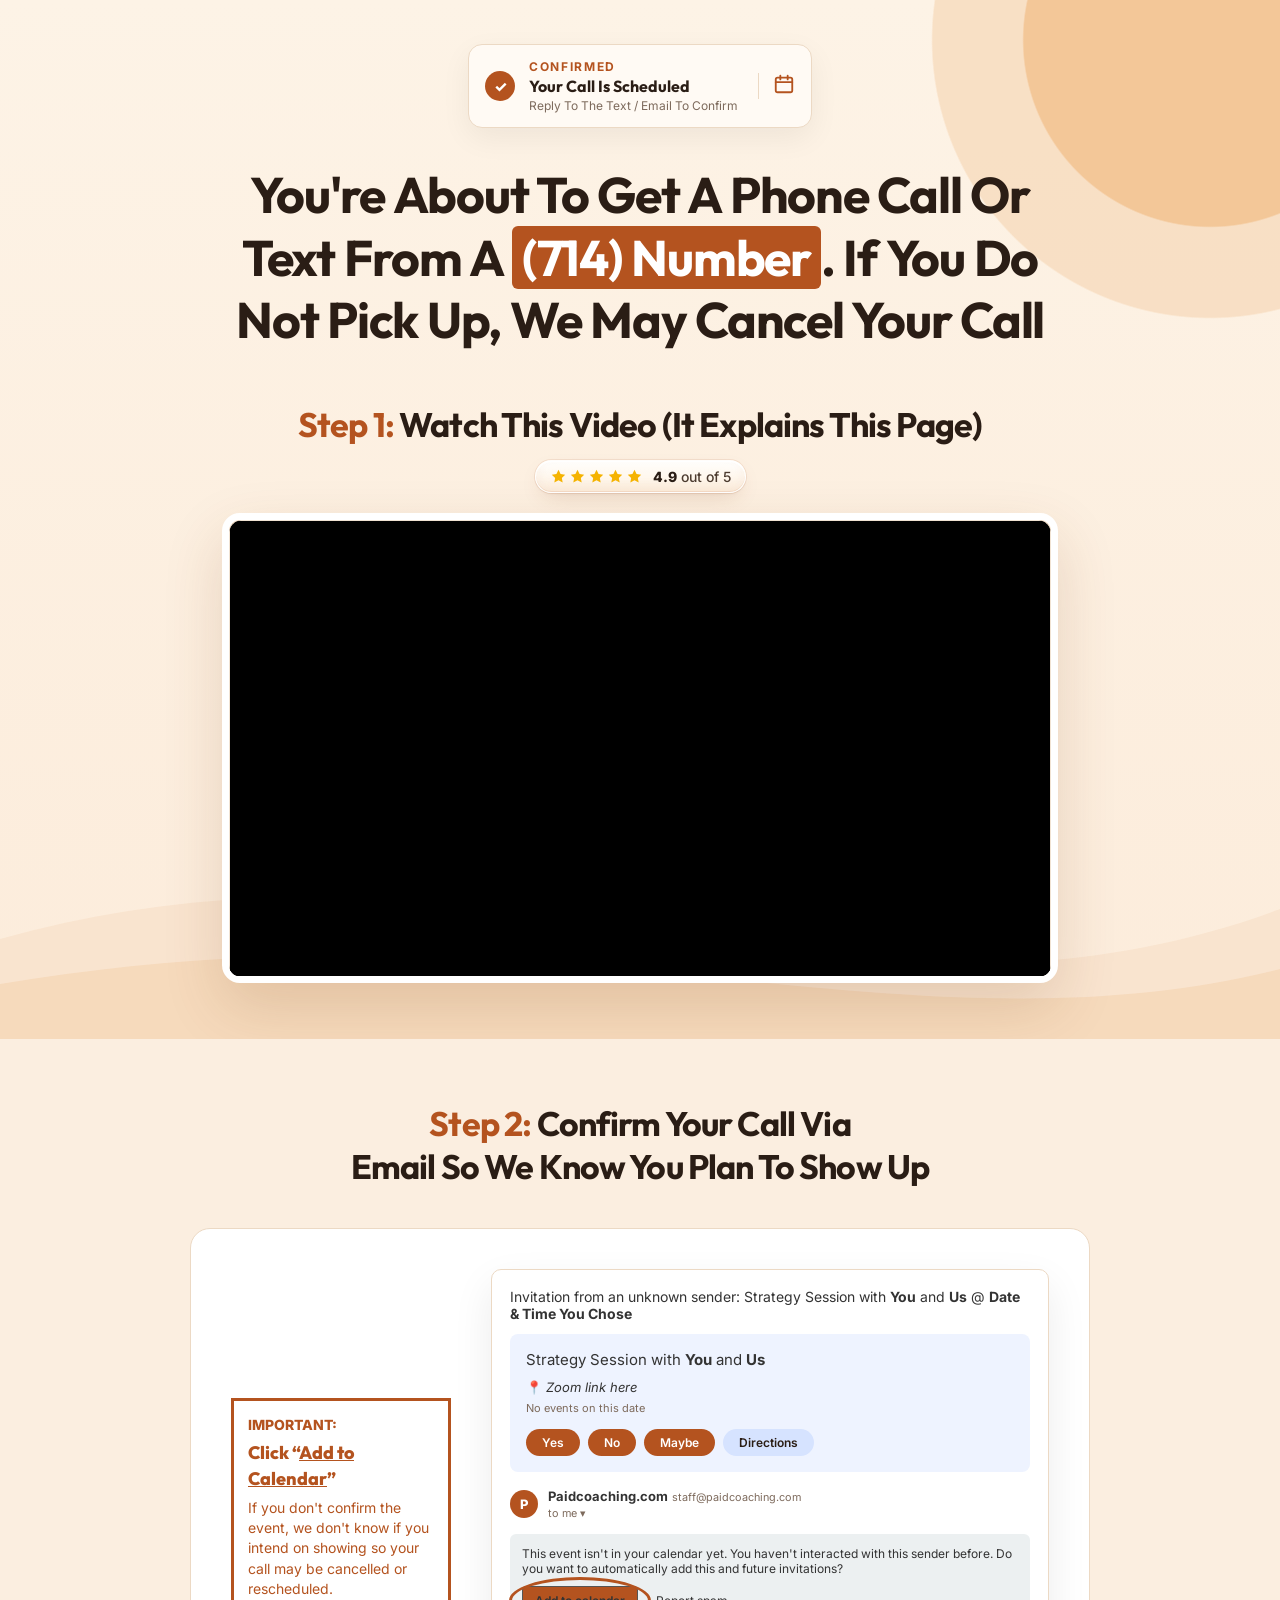
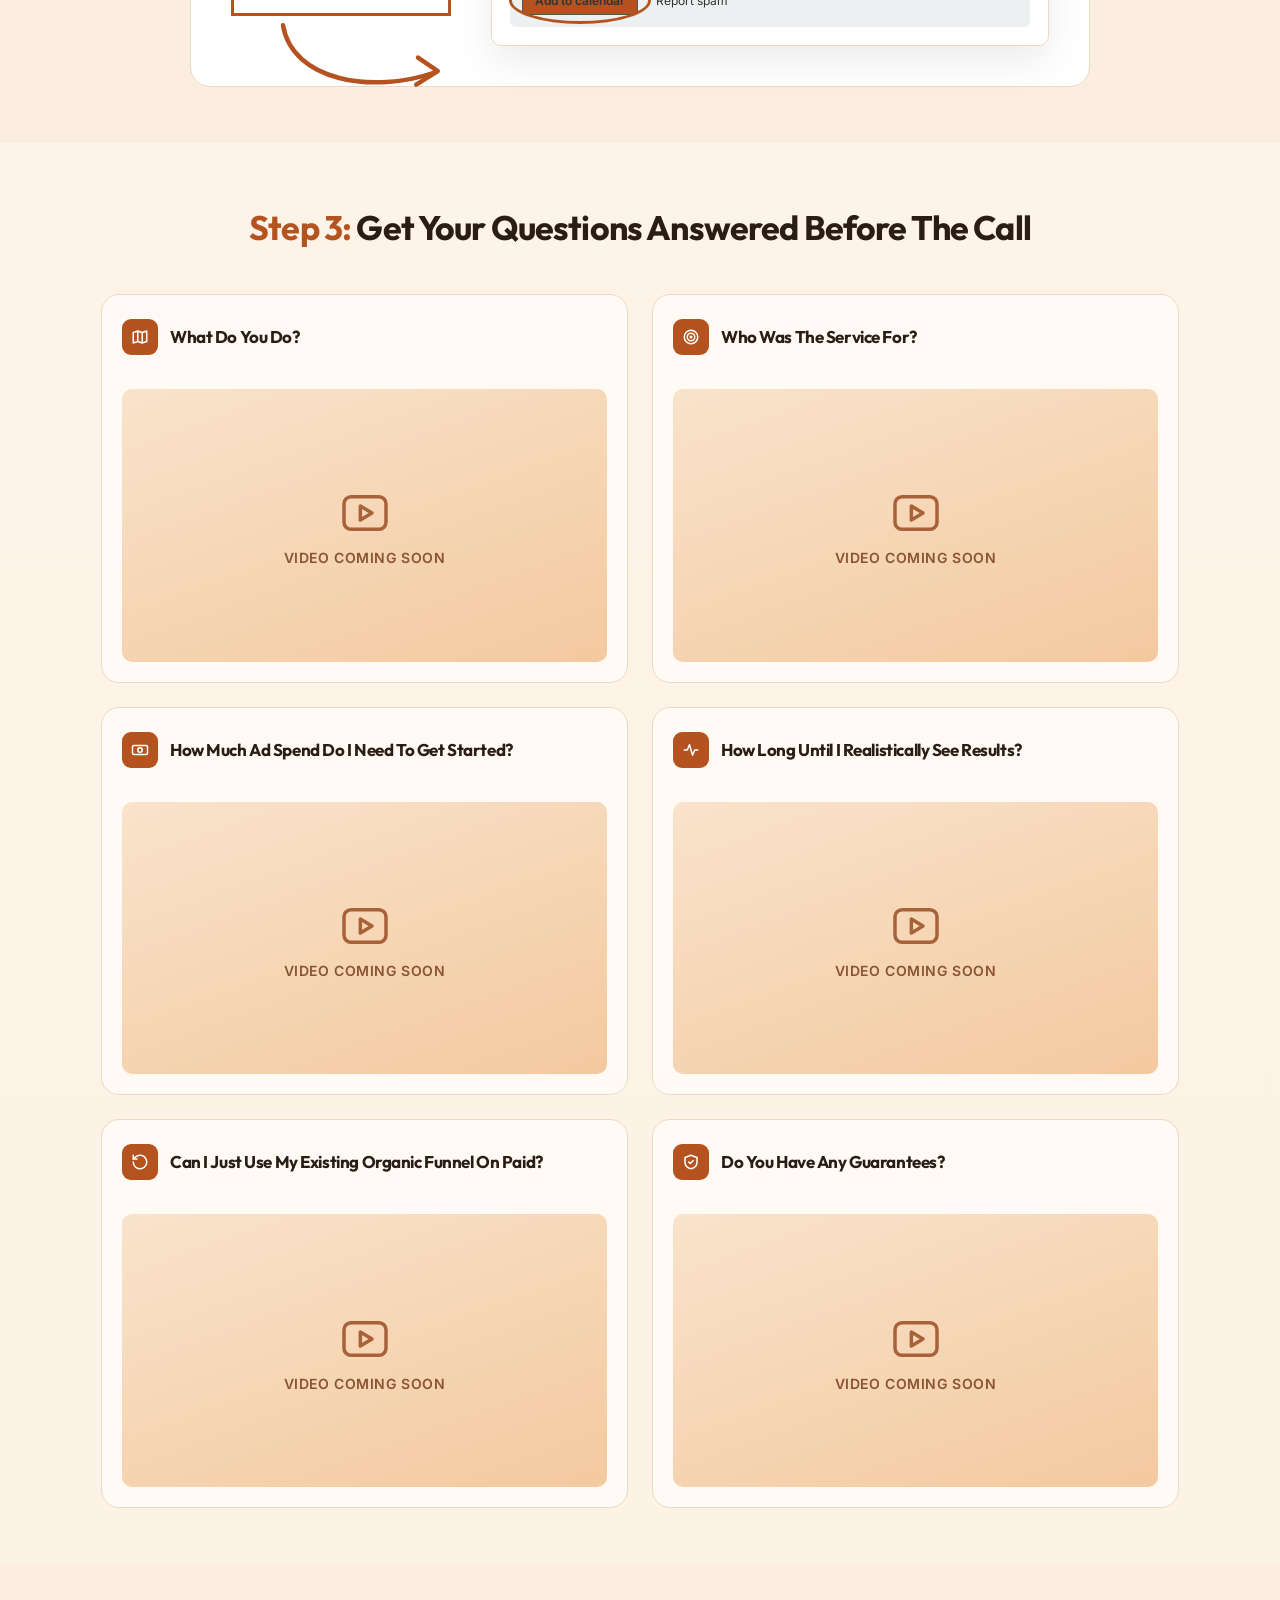
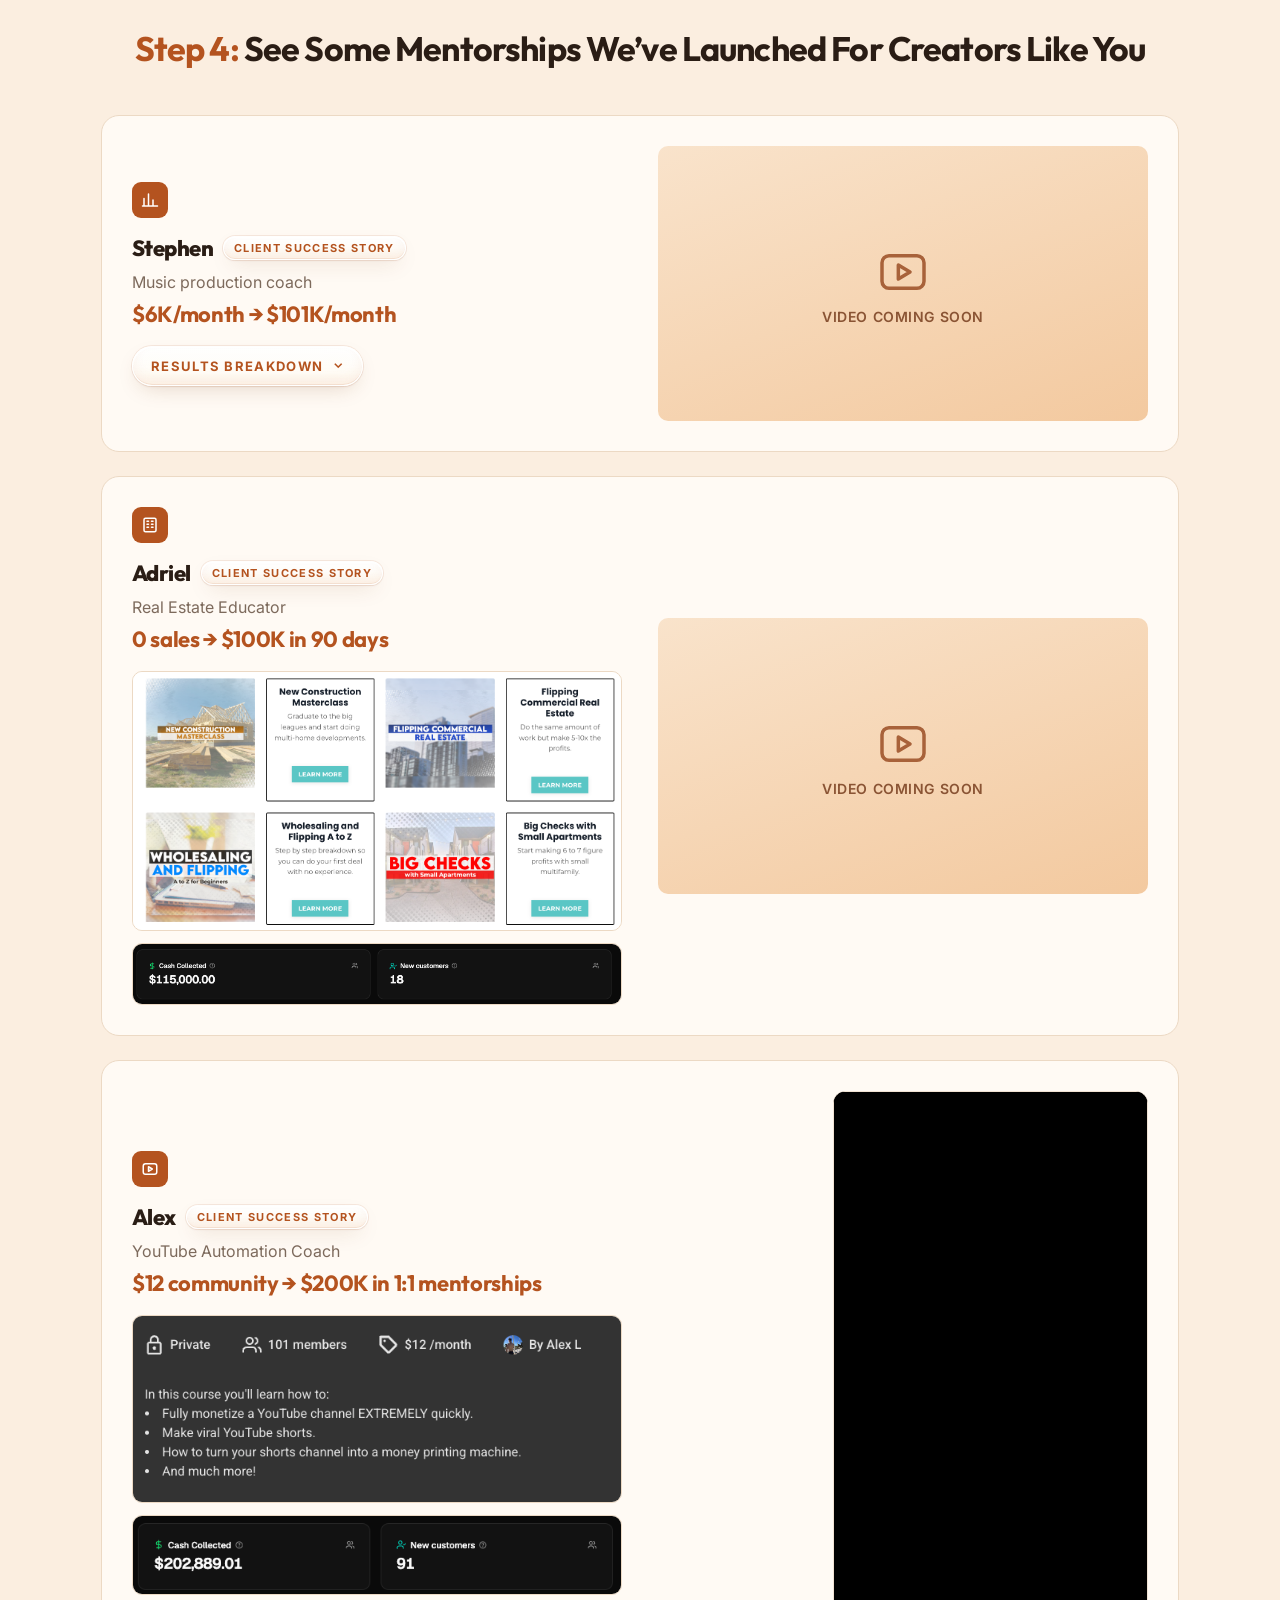
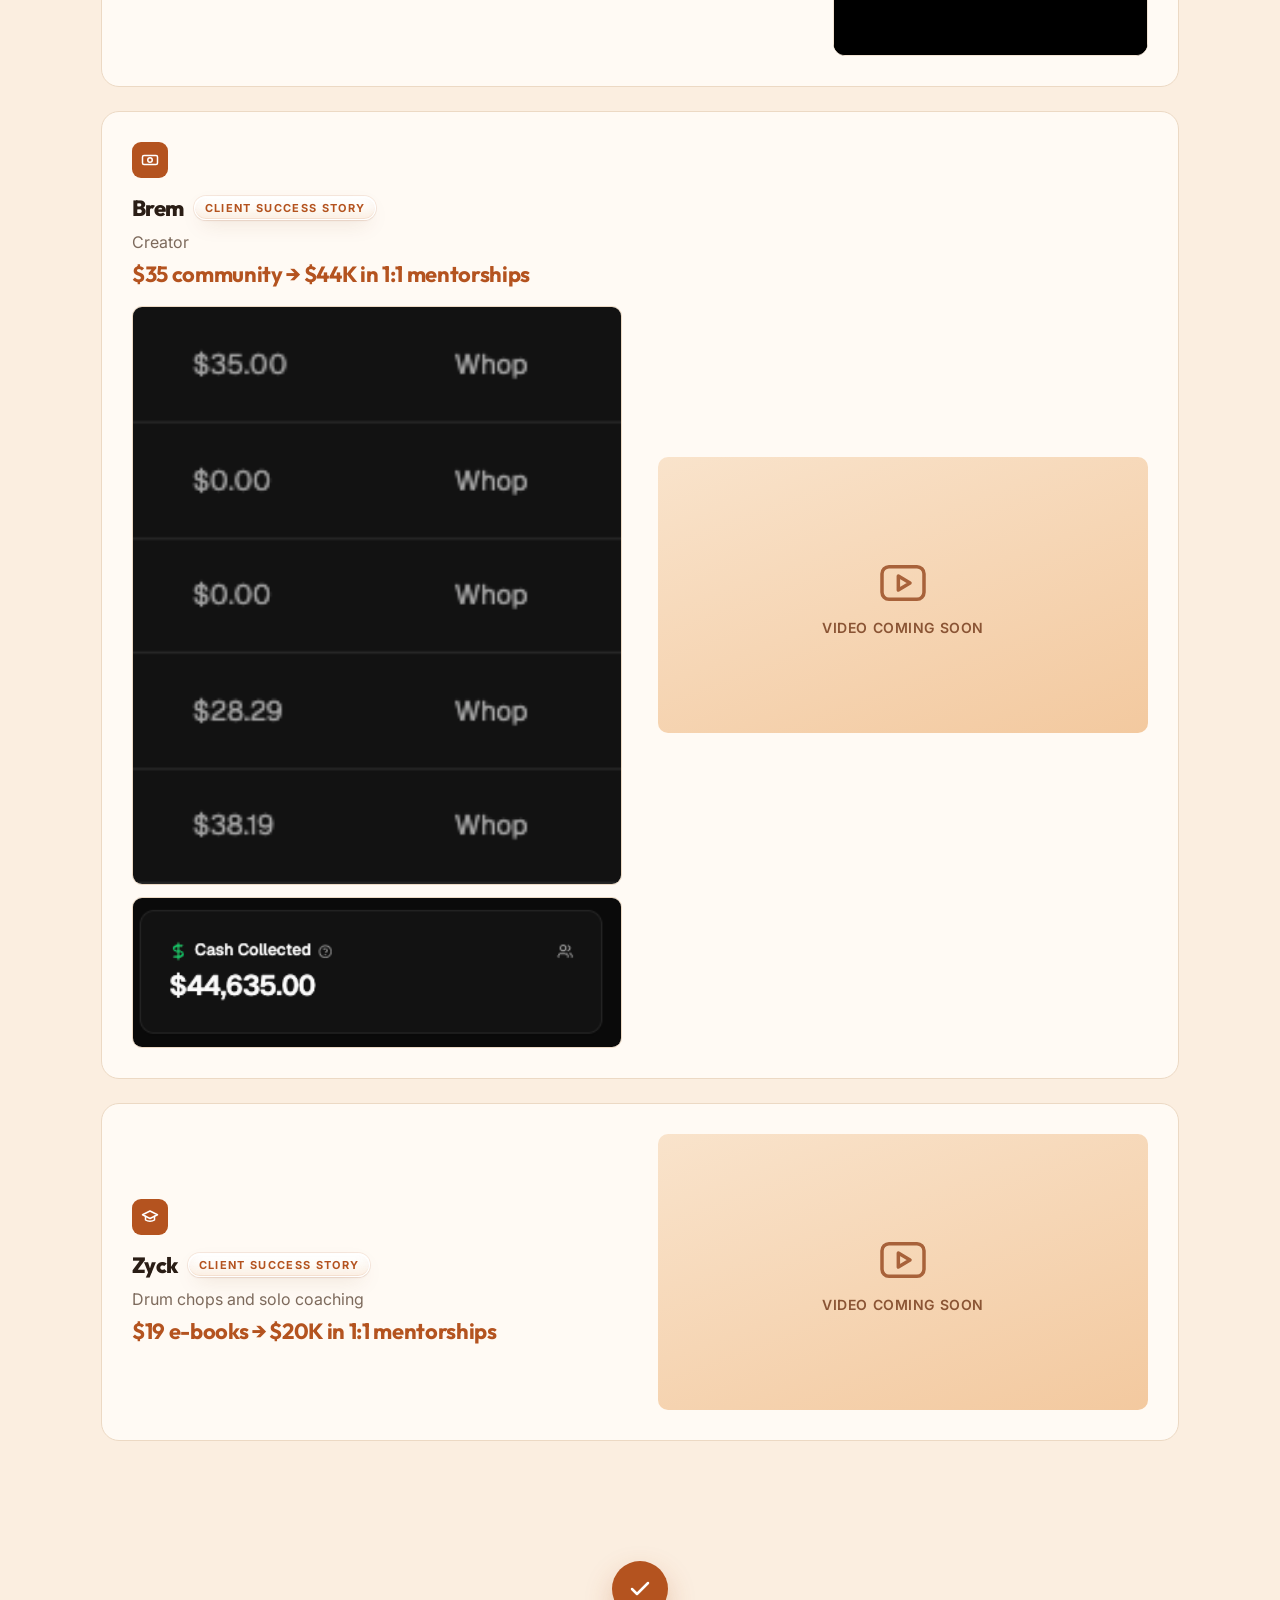
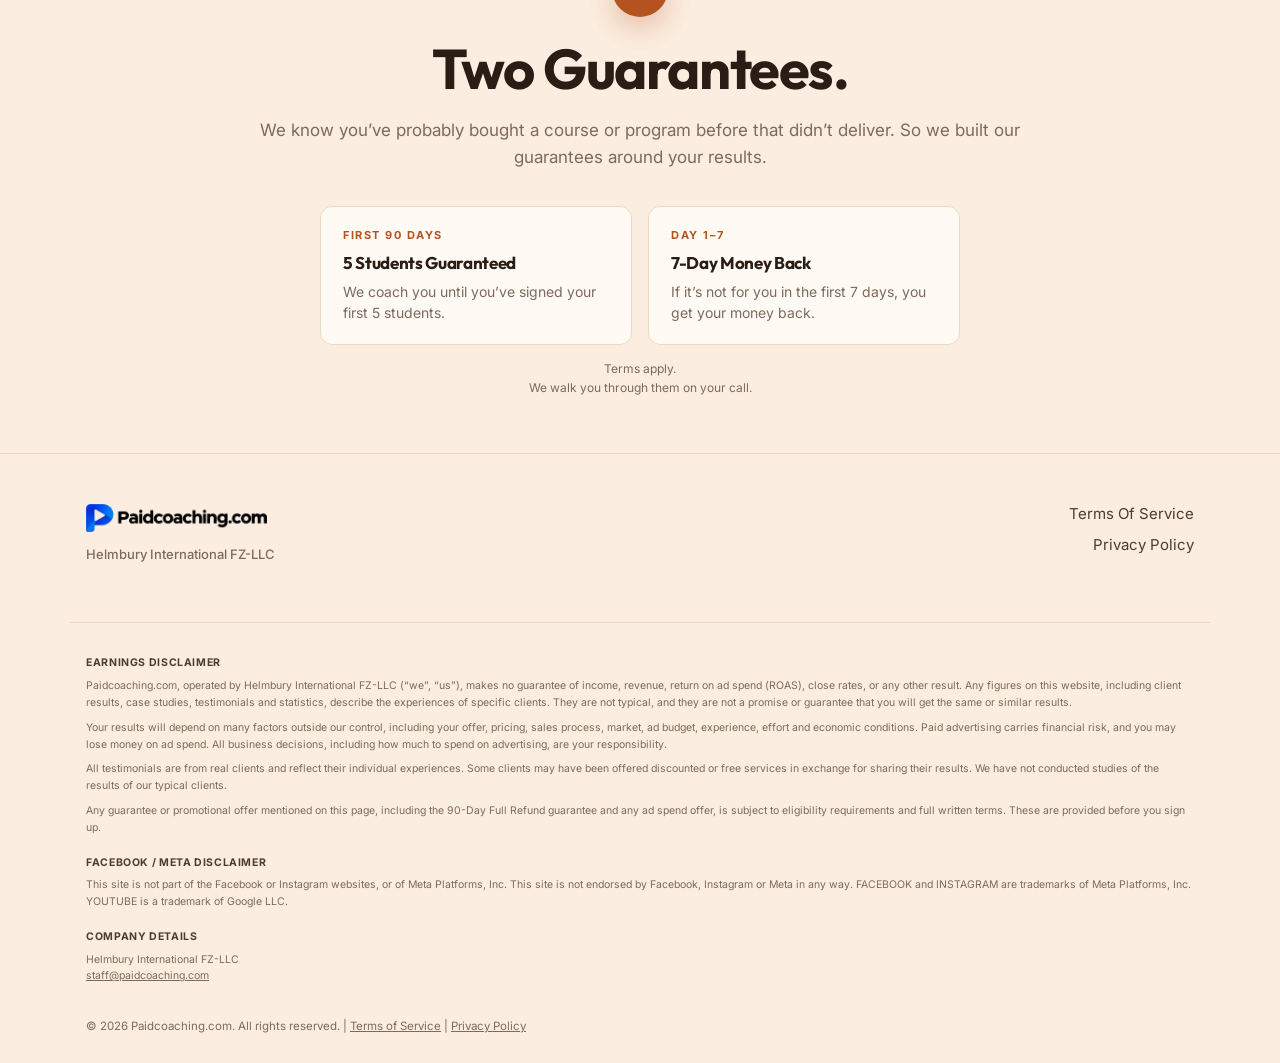
<file: confirmation/index.html>
<!doctype html>
<html lang="en">
<head>
  <meta charset="utf-8" />
  <meta name="viewport" content="width=device-width, initial-scale=1" />
  <title>Paidcoaching.com</title>
  <meta name="robots" content="noindex" />
  <link rel="icon" href="/favicon.ico" sizes="any" />
  <link rel="icon" type="image/png" sizes="32x32" href="/assets/favicon-32.png" />
  <link rel="icon" type="image/png" sizes="192x192" href="/assets/favicon-192.png" />
  <link rel="apple-touch-icon" href="/assets/apple-touch-icon.png" />
  <link rel="preconnect" href="https://fonts.googleapis.com" />
  <link rel="preconnect" href="https://fonts.gstatic.com" crossorigin />
  <link href="https://fonts.googleapis.com/css2?family=Figtree:wght@600;700;800;900&family=Inter:wght@400;500;600;700&display=swap" rel="stylesheet" />
  <link rel="stylesheet" href="/styles.css" />
  <link rel="stylesheet" href="/confirmation/confirmation.css" />
  <link href="https://fonts.googleapis.com/css2?family=Inter+Tight:wght@600;700;800&family=DM+Sans:wght@400;500;600;700&display=swap" rel="stylesheet" />
  <link rel="stylesheet" href="/theme-modern.css" />
  <link href="https://fonts.googleapis.com/css2?family=Outfit:wght@600;700;800&family=Inter:wght@400;500;600;700;800&display=swap" rel="stylesheet" />
  <link rel="stylesheet" href="/theme-warm.css" />
  <!-- Meta Pixel Code -->
  <script>
  !function(f,b,e,v,n,t,s)
  {if(f.fbq)return;n=f.fbq=function(){n.callMethod?
  n.callMethod.apply(n,arguments):n.queue.push(arguments)};
  if(!f._fbq)f._fbq=n;n.push=n;n.loaded=!0;n.version='2.0';
  n.queue=[];t=b.createElement(e);t.async=!0;
  t.src=v;s=b.getElementsByTagName(e)[0];
  s.parentNode.insertBefore(t,s)}(window, document,'script',
  'https://connect.facebook.net/en_US/fbevents.js');
  fbq('init', '1433431378940862');
  fbq('track', 'PageView');
  </script>
  <noscript><img height="1" width="1" style="display:none" src="https://www.facebook.com/tr?id=1433431378940862&ev=PageView&noscript=1"/></noscript>
  <!-- End Meta Pixel Code -->
</head>
<body>
  <div class="stars" aria-hidden="true"></div>


  <main>
    <!-- Hero + Step 1 -->
    <section class="section conf-hero">
      <div class="container container--wide center">
        <div class="confirmed">
          <span class="confirmed__check" aria-hidden="true">✓</span>
          <div class="confirmed__text">
            <span class="confirmed__eyebrow">Confirmed</span>
            <strong>Your Call Is Scheduled</strong>
            <span class="confirmed__sub">Reply To The Text / Email To Confirm</span>
          </div>
          <span class="confirmed__cal" aria-hidden="true">
            <svg viewBox="0 0 24 24"><rect x="3" y="5" width="18" height="16" rx="2"/><path d="M3 10h18M8 3v4M16 3v4"/></svg>
          </span>
        </div>

        <h1 class="conf-title">
          You're About To Get A Phone Call Or Text From A <mark class="hl"><span id="call-number">(714)</span> Number</mark>.
          If You Do Not Pick Up, We May Cancel Your Call
        </h1>

        <h2 class="step"><span class="step__n">Step 1:</span> Watch This Video (It Explains This Page)</h2>
        <div class="rating" aria-label="Rated 4.9 out of 5">
          <span class="rating__stars" aria-hidden="true"><svg viewBox="0 0 24 24"><path d="m12 2.5 2.9 6 6.6.9-4.8 4.6 1.2 6.5L12 17.4l-5.9 3.1 1.2-6.5L2.5 9.4l6.6-.9z"/></svg><svg viewBox="0 0 24 24"><path d="m12 2.5 2.9 6 6.6.9-4.8 4.6 1.2 6.5L12 17.4l-5.9 3.1 1.2-6.5L2.5 9.4l6.6-.9z"/></svg><svg viewBox="0 0 24 24"><path d="m12 2.5 2.9 6 6.6.9-4.8 4.6 1.2 6.5L12 17.4l-5.9 3.1 1.2-6.5L2.5 9.4l6.6-.9z"/></svg><svg viewBox="0 0 24 24"><path d="m12 2.5 2.9 6 6.6.9-4.8 4.6 1.2 6.5L12 17.4l-5.9 3.1 1.2-6.5L2.5 9.4l6.6-.9z"/></svg><svg viewBox="0 0 24 24"><path d="m12 2.5 2.9 6 6.6.9-4.8 4.6 1.2 6.5L12 17.4l-5.9 3.1 1.2-6.5L2.5 9.4l6.6-.9z"/></svg></span>
          <span class="rating__text"><strong>4.9</strong> out of 5</span>
        </div>
        <div class="vsl" id="vsl"><div class="player" data-vturb="6aec25c9209b057845fa29f3"></div></div>
      </div>
    </section>

    <!-- Step 2 -->
    <section class="section">
      <div class="container container--wide center">
        <h2 class="step"><span class="step__n">Step 2:</span> Confirm Your Call Via<br />Email So We Know You Plan To Show Up</h2>
        <div class="invite">
          <div class="invite__note">
            <p class="invite__important">Important:</p>
            <p class="invite__click">Click “<u>Add to Calendar</u>”</p>
            <p>If you don't confirm the event, we don't know if you intend on showing so your call may be cancelled or rescheduled.</p>
            <svg class="invite__arrow" viewBox="0 0 200 90" aria-hidden="true">
              <path d="M10 8 C 20 70, 110 85, 180 60" fill="none" stroke="currentColor" stroke-width="5" stroke-linecap="round"/>
              <path d="M160 44 L182 59 L158 74" fill="none" stroke="currentColor" stroke-width="5" stroke-linecap="round" stroke-linejoin="round"/>
            </svg>
          </div>
          <div class="invite__mail">
            <p class="invite__subject">Invitation from an unknown sender: Strategy Session with <b>You</b> and <b>Us</b> @ <b>Date &amp; Time You Chose</b></p>
            <div class="invite__event">
              <p class="invite__event-title">Strategy Session with <b>You</b> and <b>Us</b></p>
              <p class="invite__meta">📍 <i>Zoom link here</i></p>
              <p class="invite__meta invite__meta--small">No events on this date</p>
              <div class="invite__rsvp"><span>Yes</span><span>No</span><span>Maybe</span><span class="ghost">Directions</span></div>
            </div>
            <p class="invite__from"><span class="invite__avatar">P</span><span><b>Paidcoaching.com</b> <small>staff@paidcoaching.com</small><br /><small>to me ▾</small></span></p>
            <div class="invite__bar">
              <p>This event isn't in your calendar yet. You haven't interacted with this sender before. Do you want to automatically add this and future invitations?</p>
              <div class="invite__actions"><span class="invite__add">Add to calendar</span><span>Report spam</span></div>
            </div>
          </div>
        </div>
      </div>
    </section>

    <!-- Step 3 -->
    <section class="section">
      <div class="container center">
        <h2 class="step"><span class="step__n">Step 3:</span> Get Your Questions Answered Before The Call</h2>
        <div class="grid-2 faq" id="faq">
          <article class="faq__card">
            <div class="faq__head"><span class="icon-box"><svg viewBox="0 0 24 24" aria-hidden="true"><path d="M9 4 3 6v14l6-2 6 2 6-2V4l-6 2-6-2zM9 4v14M15 6v14"/></svg></span><h3>What Do You Do?</h3></div>
            <div class="vsl-ph faq-ph" role="img" aria-label="Video placeholder"><svg viewBox="0 0 24 24" aria-hidden="true"><rect x="3" y="5" width="18" height="14" rx="3"/><path d="m10 9 5 3-5 3z"/></svg><span>Video coming soon</span></div>
          </article>
          <article class="faq__card">
            <div class="faq__head"><span class="icon-box"><svg viewBox="0 0 24 24" aria-hidden="true"><circle cx="12" cy="12" r="9"/><circle cx="12" cy="12" r="5"/><circle cx="12" cy="12" r="1"/></svg></span><h3>Who Was The Service For?</h3></div>
            <div class="vsl-ph faq-ph" role="img" aria-label="Video placeholder"><svg viewBox="0 0 24 24" aria-hidden="true"><rect x="3" y="5" width="18" height="14" rx="3"/><path d="m10 9 5 3-5 3z"/></svg><span>Video coming soon</span></div>
          </article>
          <article class="faq__card">
            <div class="faq__head"><span class="icon-box"><svg viewBox="0 0 24 24" aria-hidden="true"><rect x="2" y="6" width="20" height="12" rx="2"/><circle cx="12" cy="12" r="3"/></svg></span><h3>How Much Ad Spend Do I Need To Get Started?</h3></div>
            <div class="vsl-ph faq-ph" role="img" aria-label="Video placeholder"><svg viewBox="0 0 24 24" aria-hidden="true"><rect x="3" y="5" width="18" height="14" rx="3"/><path d="m10 9 5 3-5 3z"/></svg><span>Video coming soon</span></div>
          </article>
          <article class="faq__card">
            <div class="faq__head"><span class="icon-box"><svg viewBox="0 0 24 24" aria-hidden="true"><path d="M3 12h4l3-7 4 14 3-7h4"/></svg></span><h3>How Long Until I Realistically See Results?</h3></div>
            <div class="vsl-ph faq-ph" role="img" aria-label="Video placeholder"><svg viewBox="0 0 24 24" aria-hidden="true"><rect x="3" y="5" width="18" height="14" rx="3"/><path d="m10 9 5 3-5 3z"/></svg><span>Video coming soon</span></div>
          </article>
          <article class="faq__card">
            <div class="faq__head"><span class="icon-box"><svg viewBox="0 0 24 24" aria-hidden="true"><path d="M3 12a9 9 0 1 0 3-6.7L3 8"/><path d="M3 3v5h5"/></svg></span><h3>Can I Just Use My Existing Organic Funnel On Paid?</h3></div>
            <div class="vsl-ph faq-ph" role="img" aria-label="Video placeholder"><svg viewBox="0 0 24 24" aria-hidden="true"><rect x="3" y="5" width="18" height="14" rx="3"/><path d="m10 9 5 3-5 3z"/></svg><span>Video coming soon</span></div>
          </article>
          <article class="faq__card">
            <div class="faq__head"><span class="icon-box"><svg viewBox="0 0 24 24" aria-hidden="true"><path d="M12 3 4 6v6c0 5 3.5 8 8 9 4.5-1 8-4 8-9V6z"/><path d="m9 12 2 2 4-4"/></svg></span><h3>Do You Have Any Guarantees?</h3></div>
            <div class="vsl-ph faq-ph" role="img" aria-label="Video placeholder"><svg viewBox="0 0 24 24" aria-hidden="true"><rect x="3" y="5" width="18" height="14" rx="3"/><path d="m10 9 5 3-5 3z"/></svg><span>Video coming soon</span></div>
          </article>
        </div>
      </div>
    </section>

    <!-- Step 4 -->
    <section class="section">
      <div class="container center">
        <h2 class="step"><span class="step__n">Step 4:</span> See Some Mentorships We’ve Launched For Creators Like You</h2>
        <div class="cases" id="cases"></div>
      </div>
    </section>

    <!-- Guarantees -->
    <section class="section promise">
      <div class="container center">
        <span class="promise__icon" aria-hidden="true"><svg viewBox="0 0 24 24"><path d="M20 6 9 17l-5-5"/></svg></span>
        <h2 class="h2 promise__title">Two Guarantees.</h2>
        <p class="lead">We know you’ve probably bought a course or program before that didn’t deliver. So we built our guarantees around your results.</p>
        <div class="promise__cards">
          <div class="promise__card">
            <p class="promise__when">First 90 Days</p>
            <h3>5 Students Guaranteed</h3>
            <p>We coach you until you’ve signed your first 5 students.</p>
          </div>
          <div class="promise__card">
            <p class="promise__when">Day 1–7</p>
            <h3>7-Day Money Back</h3>
            <p>If it’s not for you in the first 7 days, you get your money back.</p>
          </div>
        </div>
        <p class="promise__terms">Terms apply.<br />We walk you through them on your call.</p>
      </div>
    </section>
  </main>

  <footer class="footer">
    <div class="container container--wide footer__inner">
      <div class="footer__brand">
        <a class="brand" href="/">
          <img class="brand__logo" src="/assets/logo.png" alt="Paidcoaching.com" width="776" height="120" />
        </a>
        <p class="footer__company">Helmbury International FZ-LLC</p>
      </div>
      <nav class="footer__links">
        <a href="/tos">Terms Of Service</a>
        <a href="/pp">Privacy Policy</a>
      </nav>
    </div>
    <div class="container container--wide footer__legal">
      <h4>Earnings Disclaimer</h4>
      <p>Paidcoaching.com, operated by Helmbury International FZ-LLC (“we”, “us”), makes no guarantee of income, revenue, return on ad spend (ROAS), close rates, or any other result. Any figures on this website, including client results, case studies, testimonials and statistics, describe the experiences of specific clients. They are not typical, and they are not a promise or guarantee that you will get the same or similar results.</p>
      <p>Your results will depend on many factors outside our control, including your offer, pricing, sales process, market, ad budget, experience, effort and economic conditions. Paid advertising carries financial risk, and you may lose money on ad spend. All business decisions, including how much to spend on advertising, are your responsibility.</p>
      <p>All testimonials are from real clients and reflect their individual experiences. Some clients may have been offered discounted or free services in exchange for sharing their results. We have not conducted studies of the results of our typical clients.</p>
      <p>Any guarantee or promotional offer mentioned on this page, including the 90-Day Full Refund guarantee and any ad spend offer, is subject to eligibility requirements and full written terms. These are provided before you sign up.</p>
      <h4>Facebook / Meta Disclaimer</h4>
      <p>This site is not part of the Facebook or Instagram websites, or of Meta Platforms, Inc. This site is not endorsed by Facebook, Instagram or Meta in any way. FACEBOOK and INSTAGRAM are trademarks of Meta Platforms, Inc. YOUTUBE is a trademark of Google LLC.</p>
      <h4>Company details</h4>
      <p>Helmbury International FZ-LLC<br /><a href="mailto:staff@paidcoaching.com">staff@paidcoaching.com</a></p>
    </div>
    <p class="container container--wide footer__copy">© <span id="year">2026</span> Paidcoaching.com. All rights reserved. | <a href="/tos">Terms of Service</a> | <a href="/pp">Privacy Policy</a></p>
  </footer>

  <script src="/confirmation/confirmation.js"></script>
</body>
</html>
</file>
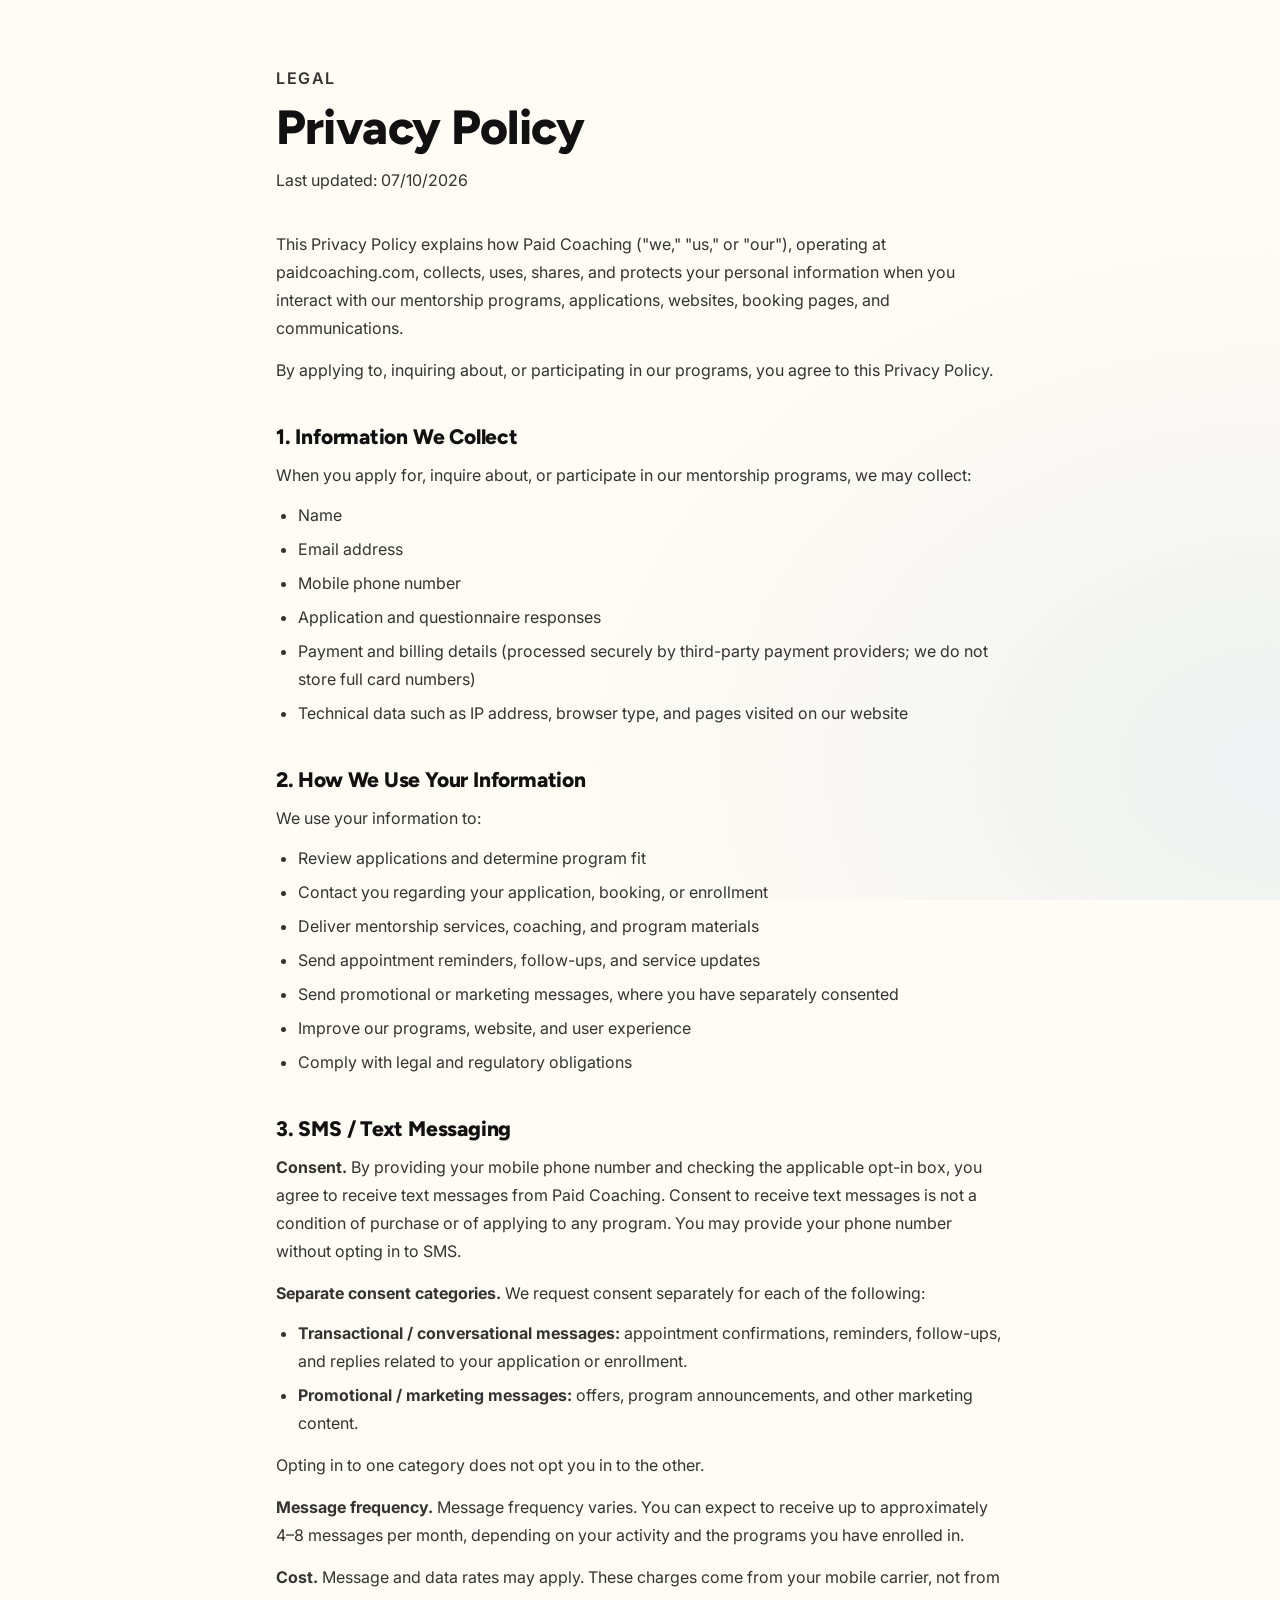
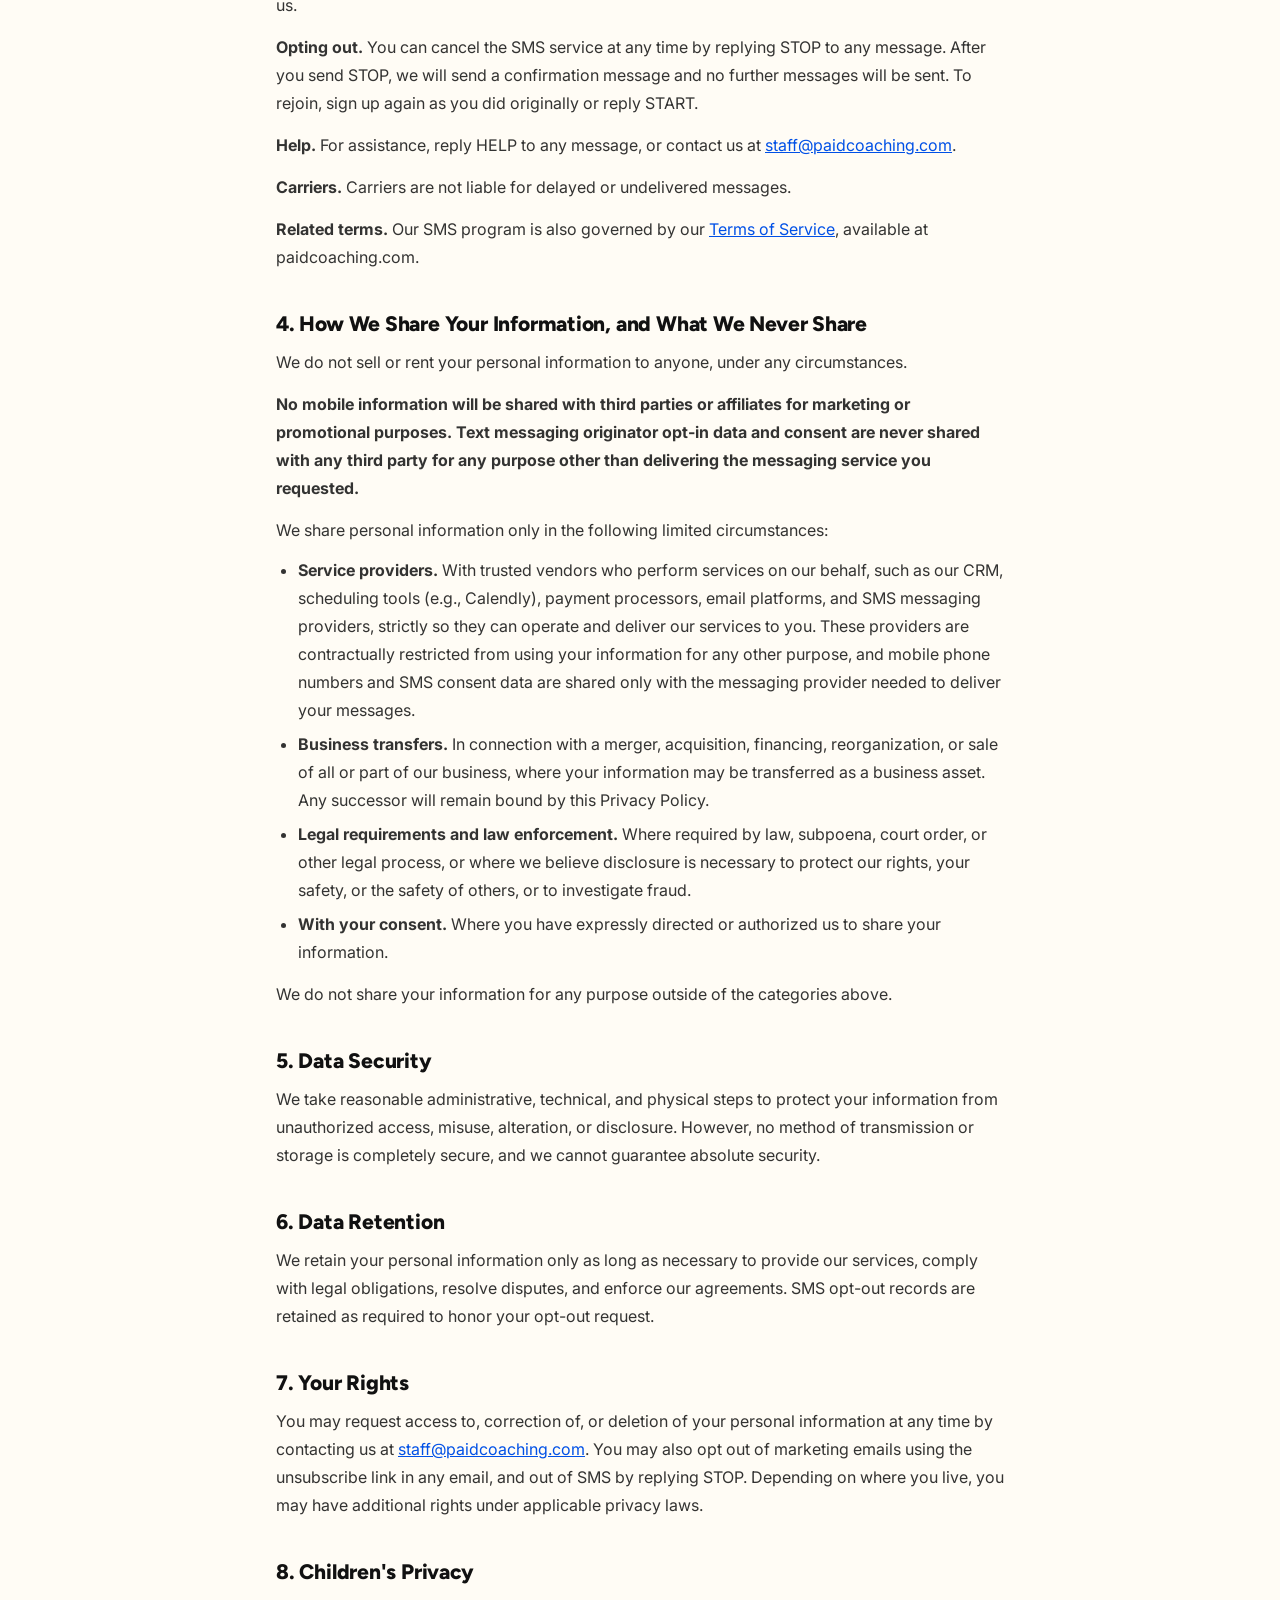
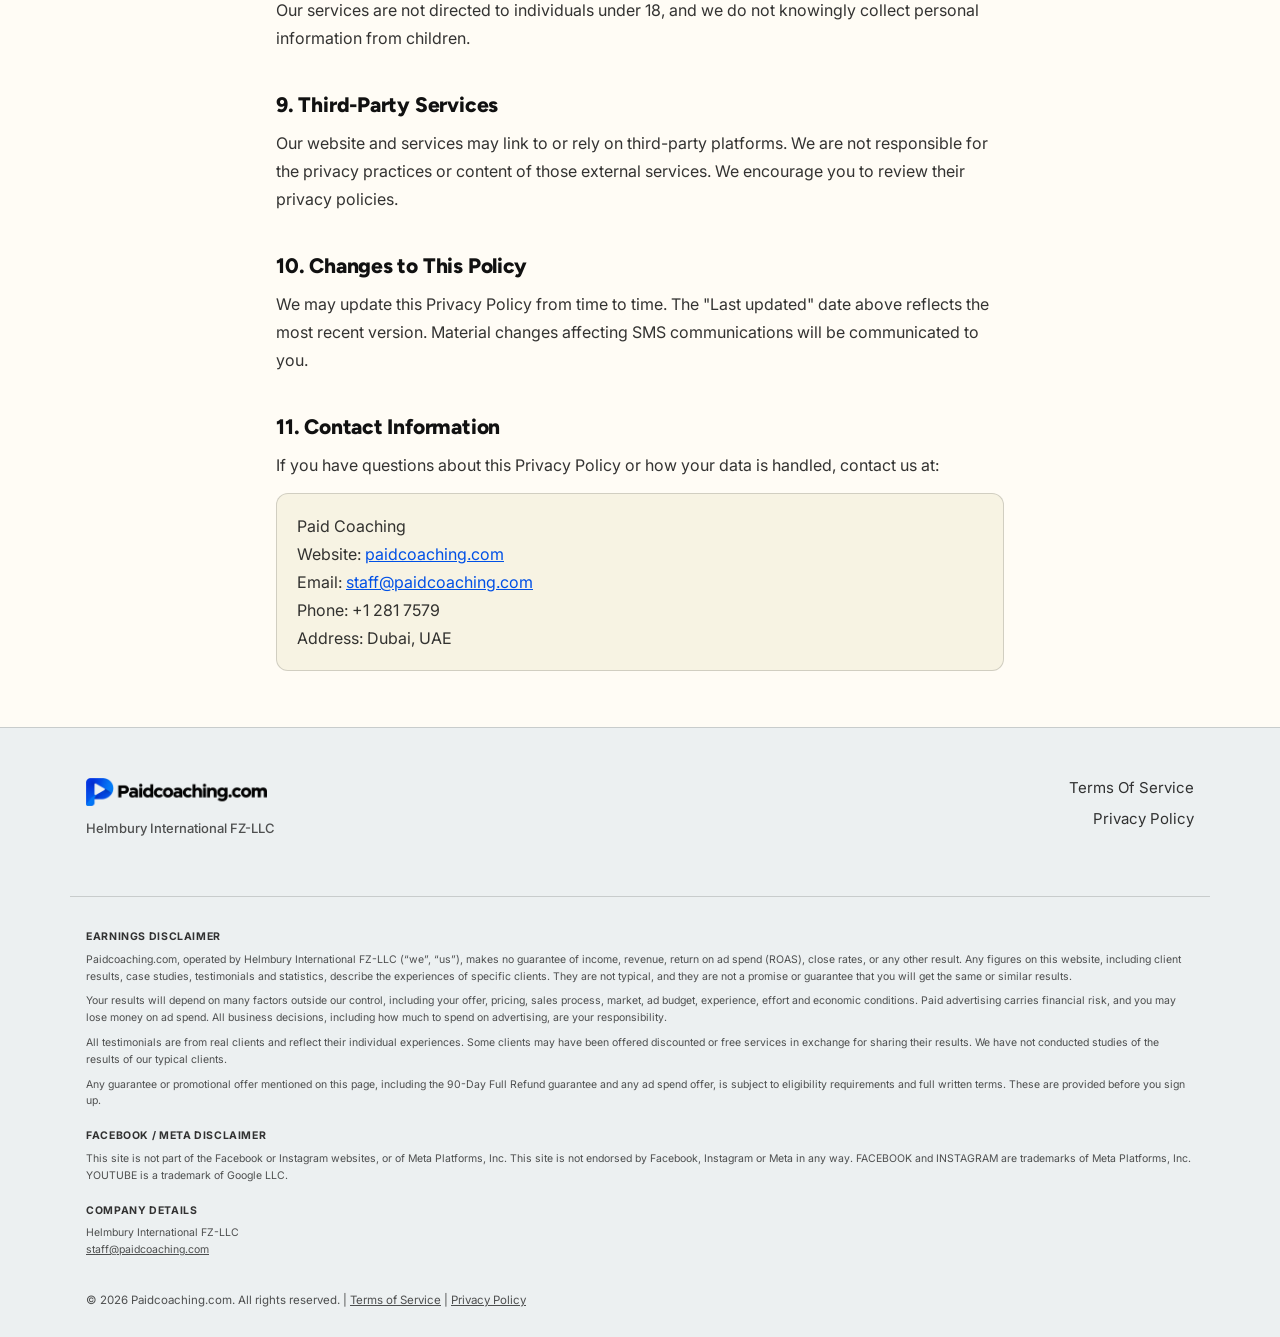
<file: pp/index.html>
<!doctype html>
<html lang="en">
<head>
  <meta charset="utf-8" />
  <meta name="viewport" content="width=device-width, initial-scale=1" />
  <title>Paidcoaching.com</title>
  <meta name="description" content="Privacy Policy for Paid Coaching (paidcoaching.com)." />
  <link rel="icon" href="/favicon.ico" sizes="any" />
  <link rel="icon" type="image/png" sizes="32x32" href="/assets/favicon-32.png" />
  <link rel="icon" type="image/png" sizes="192x192" href="/assets/favicon-192.png" />
  <link rel="apple-touch-icon" href="/assets/apple-touch-icon.png" />
  <link rel="preconnect" href="https://fonts.googleapis.com" />
  <link rel="preconnect" href="https://fonts.gstatic.com" crossorigin />
  <link href="https://fonts.googleapis.com/css2?family=Figtree:wght@600;700;800;900&family=Inter:wght@400;500;600;700&display=swap" rel="stylesheet" />
  <link rel="stylesheet" href="/styles.css" />
</head>
<body>

  <main class="section">
    <article class="container legal">
      <p class="eyebrow">Legal</p>
      <h1>Privacy Policy</h1>
      <p class="legal__updated">Last updated: 07/10/2026</p>

      <p>This Privacy Policy explains how Paid Coaching ("we," "us," or "our"), operating at paidcoaching.com, collects, uses, shares, and protects your personal information when you interact with our mentorship programs, applications, websites, booking pages, and communications.</p>
      <p>By applying to, inquiring about, or participating in our programs, you agree to this Privacy Policy.</p>

      <h2>1. Information We Collect</h2>
      <p>When you apply for, inquire about, or participate in our mentorship programs, we may collect:</p>
      <ul>
        <li>Name</li>
        <li>Email address</li>
        <li>Mobile phone number</li>
        <li>Application and questionnaire responses</li>
        <li>Payment and billing details (processed securely by third-party payment providers; we do not store full card numbers)</li>
        <li>Technical data such as IP address, browser type, and pages visited on our website</li>
      </ul>

      <h2>2. How We Use Your Information</h2>
      <p>We use your information to:</p>
      <ul>
        <li>Review applications and determine program fit</li>
        <li>Contact you regarding your application, booking, or enrollment</li>
        <li>Deliver mentorship services, coaching, and program materials</li>
        <li>Send appointment reminders, follow-ups, and service updates</li>
        <li>Send promotional or marketing messages, where you have separately consented</li>
        <li>Improve our programs, website, and user experience</li>
        <li>Comply with legal and regulatory obligations</li>
      </ul>

      <h2>3. SMS / Text Messaging</h2>
      <p><strong>Consent.</strong> By providing your mobile phone number and checking the applicable opt-in box, you agree to receive text messages from Paid Coaching. Consent to receive text messages is not a condition of purchase or of applying to any program. You may provide your phone number without opting in to SMS.</p>
      <p><strong>Separate consent categories.</strong> We request consent separately for each of the following:</p>
      <ul>
        <li><strong>Transactional / conversational messages:</strong> appointment confirmations, reminders, follow-ups, and replies related to your application or enrollment.</li>
        <li><strong>Promotional / marketing messages:</strong> offers, program announcements, and other marketing content.</li>
      </ul>
      <p>Opting in to one category does not opt you in to the other.</p>
      <p><strong>Message frequency.</strong> Message frequency varies. You can expect to receive up to approximately 4–8 messages per month, depending on your activity and the programs you have enrolled in.</p>
      <p><strong>Cost.</strong> Message and data rates may apply. These charges come from your mobile carrier, not from us.</p>
      <p><strong>Opting out.</strong> You can cancel the SMS service at any time by replying STOP to any message. After you send STOP, we will send a confirmation message and no further messages will be sent. To rejoin, sign up again as you did originally or reply START.</p>
      <p><strong>Help.</strong> For assistance, reply HELP to any message, or contact us at <a href="mailto:staff@paidcoaching.com">staff@paidcoaching.com</a>.</p>
      <p><strong>Carriers.</strong> Carriers are not liable for delayed or undelivered messages.</p>
      <p><strong>Related terms.</strong> Our SMS program is also governed by our <a href="/tos">Terms of Service</a>, available at paidcoaching.com.</p>

      <h2>4. How We Share Your Information, and What We Never Share</h2>
      <p>We do not sell or rent your personal information to anyone, under any circumstances.</p>
      <p><strong>No mobile information will be shared with third parties or affiliates for marketing or promotional purposes. Text messaging originator opt-in data and consent are never shared with any third party for any purpose other than delivering the messaging service you requested.</strong></p>
      <p>We share personal information only in the following limited circumstances:</p>
      <ul>
        <li><strong>Service providers.</strong> With trusted vendors who perform services on our behalf, such as our CRM, scheduling tools (e.g., Calendly), payment processors, email platforms, and SMS messaging providers, strictly so they can operate and deliver our services to you. These providers are contractually restricted from using your information for any other purpose, and mobile phone numbers and SMS consent data are shared only with the messaging provider needed to deliver your messages.</li>
        <li><strong>Business transfers.</strong> In connection with a merger, acquisition, financing, reorganization, or sale of all or part of our business, where your information may be transferred as a business asset. Any successor will remain bound by this Privacy Policy.</li>
        <li><strong>Legal requirements and law enforcement.</strong> Where required by law, subpoena, court order, or other legal process, or where we believe disclosure is necessary to protect our rights, your safety, or the safety of others, or to investigate fraud.</li>
        <li><strong>With your consent.</strong> Where you have expressly directed or authorized us to share your information.</li>
      </ul>
      <p>We do not share your information for any purpose outside of the categories above.</p>

      <h2>5. Data Security</h2>
      <p>We take reasonable administrative, technical, and physical steps to protect your information from unauthorized access, misuse, alteration, or disclosure. However, no method of transmission or storage is completely secure, and we cannot guarantee absolute security.</p>

      <h2>6. Data Retention</h2>
      <p>We retain your personal information only as long as necessary to provide our services, comply with legal obligations, resolve disputes, and enforce our agreements. SMS opt-out records are retained as required to honor your opt-out request.</p>

      <h2>7. Your Rights</h2>
      <p>You may request access to, correction of, or deletion of your personal information at any time by contacting us at <a href="mailto:staff@paidcoaching.com">staff@paidcoaching.com</a>. You may also opt out of marketing emails using the unsubscribe link in any email, and out of SMS by replying STOP. Depending on where you live, you may have additional rights under applicable privacy laws.</p>

      <h2>8. Children's Privacy</h2>
      <p>Our services are not directed to individuals under 18, and we do not knowingly collect personal information from children.</p>

      <h2>9. Third-Party Services</h2>
      <p>Our website and services may link to or rely on third-party platforms. We are not responsible for the privacy practices or content of those external services. We encourage you to review their privacy policies.</p>

      <h2>10. Changes to This Policy</h2>
      <p>We may update this Privacy Policy from time to time. The "Last updated" date above reflects the most recent version. Material changes affecting SMS communications will be communicated to you.</p>

      <h2>11. Contact Information</h2>
      <p>If you have questions about this Privacy Policy or how your data is handled, contact us at:</p>
      <p class="legal__contact">
        Paid Coaching<br />
        Website: <a href="/">paidcoaching.com</a><br />
        Email: <a href="mailto:staff@paidcoaching.com">staff@paidcoaching.com</a><br />
        Phone: +1 281 7579<br />
        Address: Dubai, UAE
      </p>
    </article>
  </main>

  <footer class="footer">
    <div class="container container--wide footer__inner">
      <div class="footer__brand">
        <a class="brand" href="/">
          <img class="brand__logo" src="/assets/logo.png" alt="Paidcoaching.com" width="776" height="120" />
        </a>
        <p class="footer__company">Helmbury International FZ-LLC</p>
      </div>
      <nav class="footer__links">
        <a href="/tos">Terms Of Service</a>
        <a href="/pp">Privacy Policy</a>
      </nav>
    </div>
    <div class="container container--wide footer__legal">
      <h4>Earnings Disclaimer</h4>
      <p>Paidcoaching.com, operated by Helmbury International FZ-LLC (“we”, “us”), makes no guarantee of income, revenue, return on ad spend (ROAS), close rates, or any other result. Any figures on this website, including client results, case studies, testimonials and statistics, describe the experiences of specific clients. They are not typical, and they are not a promise or guarantee that you will get the same or similar results.</p>
      <p>Your results will depend on many factors outside our control, including your offer, pricing, sales process, market, ad budget, experience, effort and economic conditions. Paid advertising carries financial risk, and you may lose money on ad spend. All business decisions, including how much to spend on advertising, are your responsibility.</p>
      <p>All testimonials are from real clients and reflect their individual experiences. Some clients may have been offered discounted or free services in exchange for sharing their results. We have not conducted studies of the results of our typical clients.</p>
      <p>Any guarantee or promotional offer mentioned on this page, including the 90-Day Full Refund guarantee and any ad spend offer, is subject to eligibility requirements and full written terms. These are provided before you sign up.</p>
      <h4>Facebook / Meta Disclaimer</h4>
      <p>This site is not part of the Facebook or Instagram websites, or of Meta Platforms, Inc. This site is not endorsed by Facebook, Instagram or Meta in any way. FACEBOOK and INSTAGRAM are trademarks of Meta Platforms, Inc. YOUTUBE is a trademark of Google LLC.</p>
      <h4>Company details</h4>
      <p>Helmbury International FZ-LLC<br /><a href="mailto:staff@paidcoaching.com">staff@paidcoaching.com</a></p>
    </div>
    <p class="container container--wide footer__copy">© 2026 Paidcoaching.com. All rights reserved. | <a href="/tos">Terms of Service</a> | <a href="/pp">Privacy Policy</a></p>
  </footer>
</body>
</html>
</file>
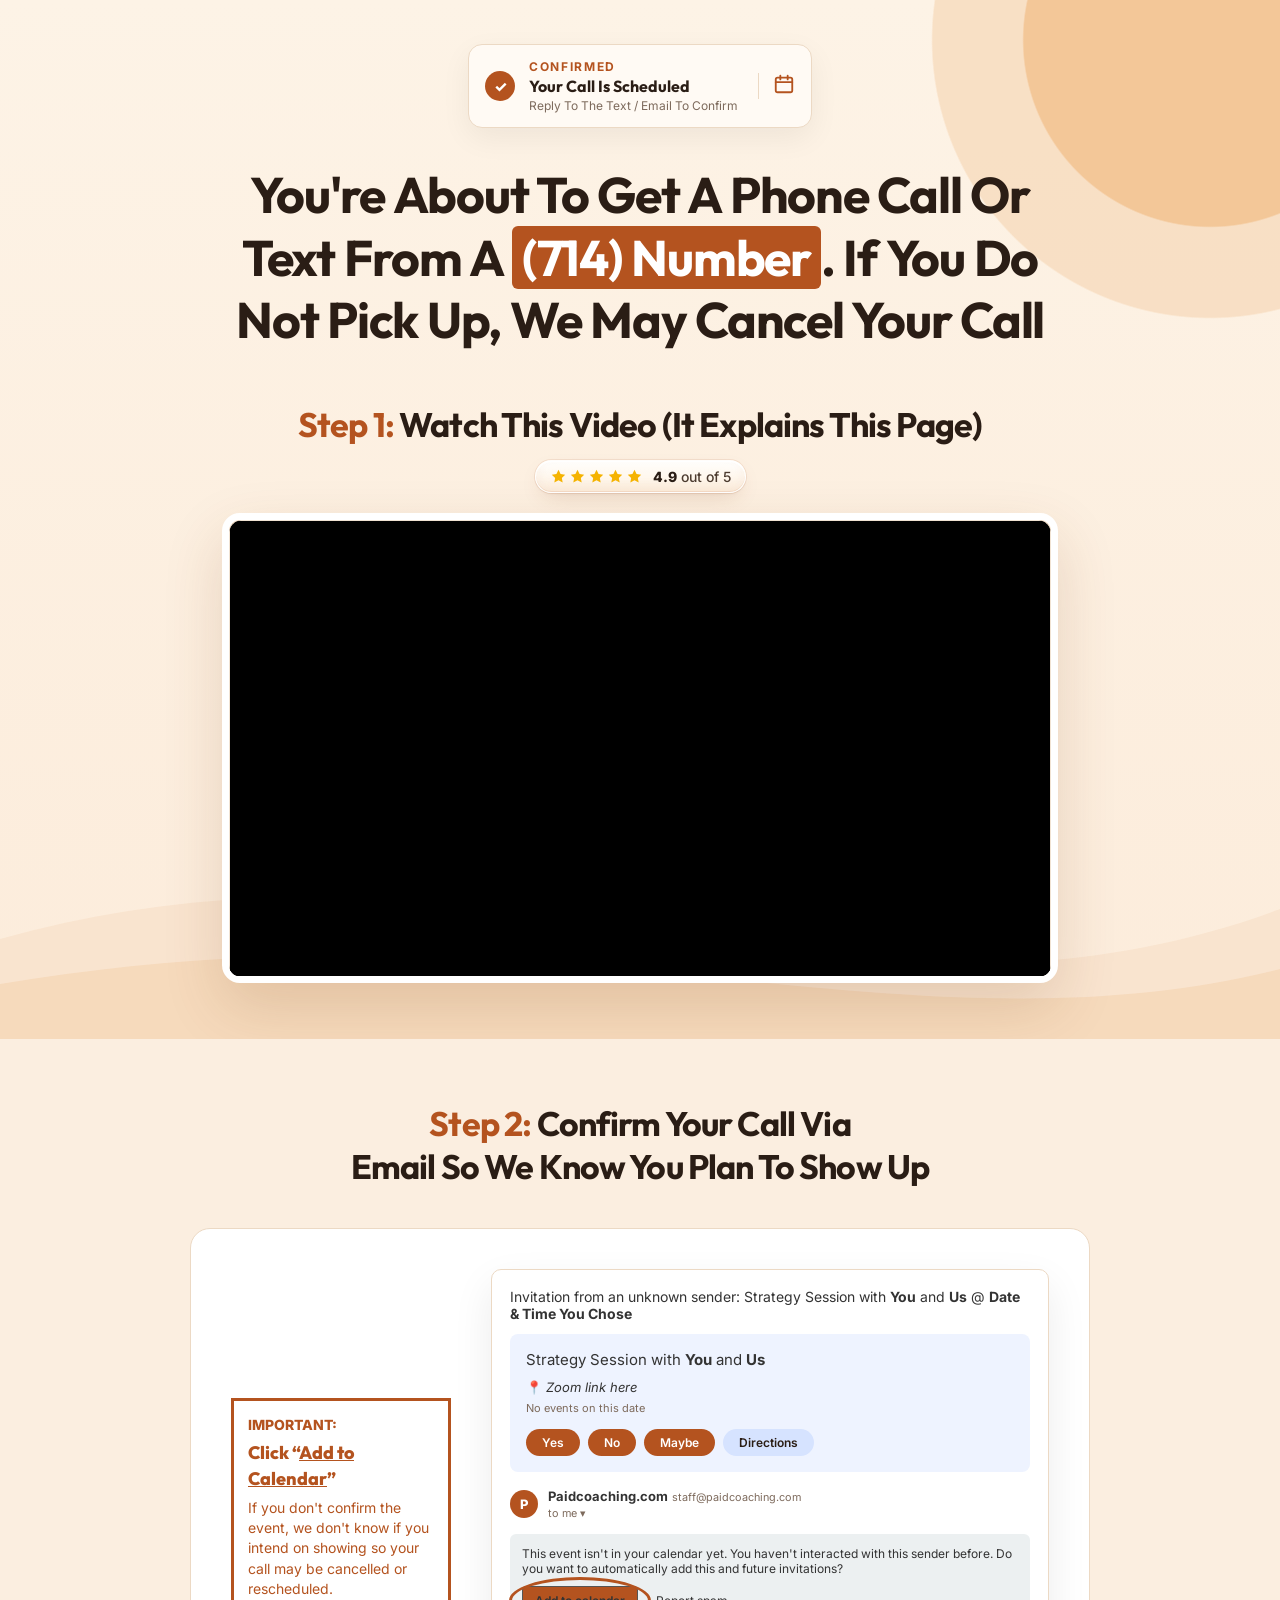
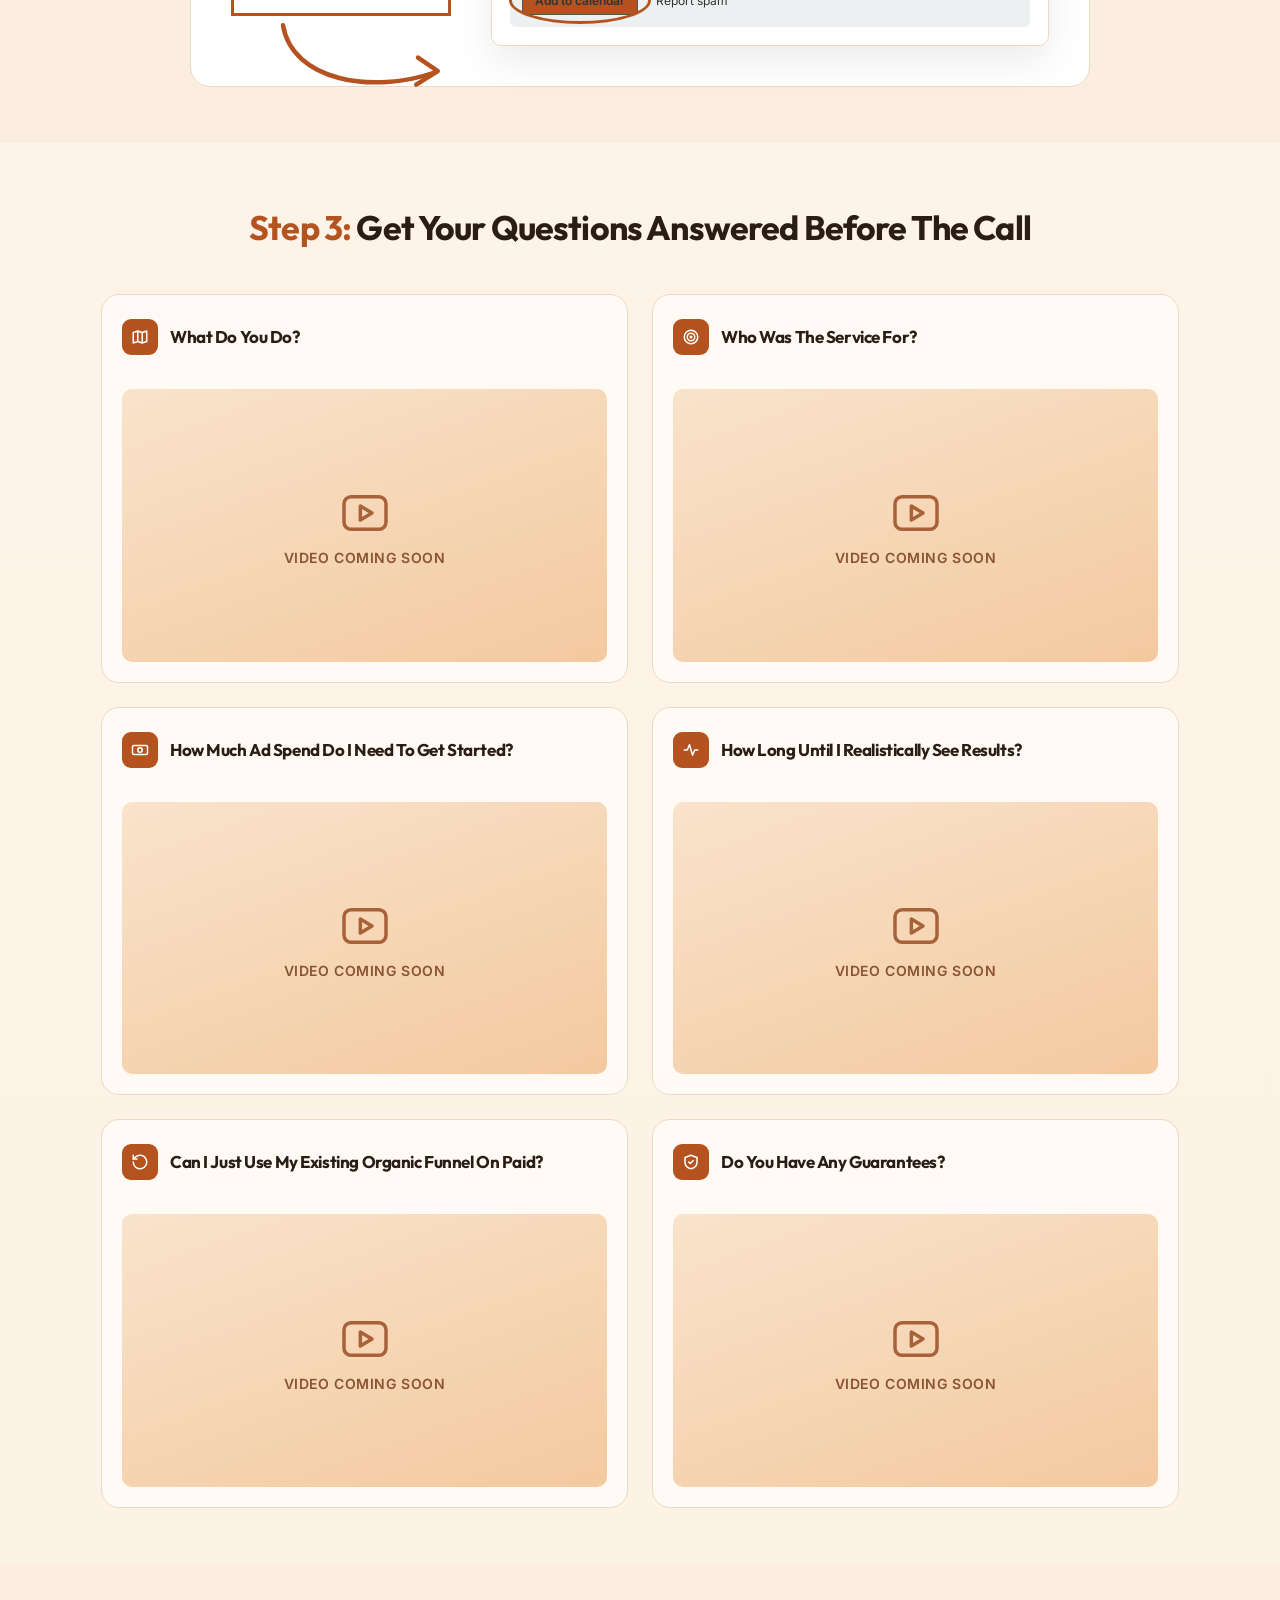
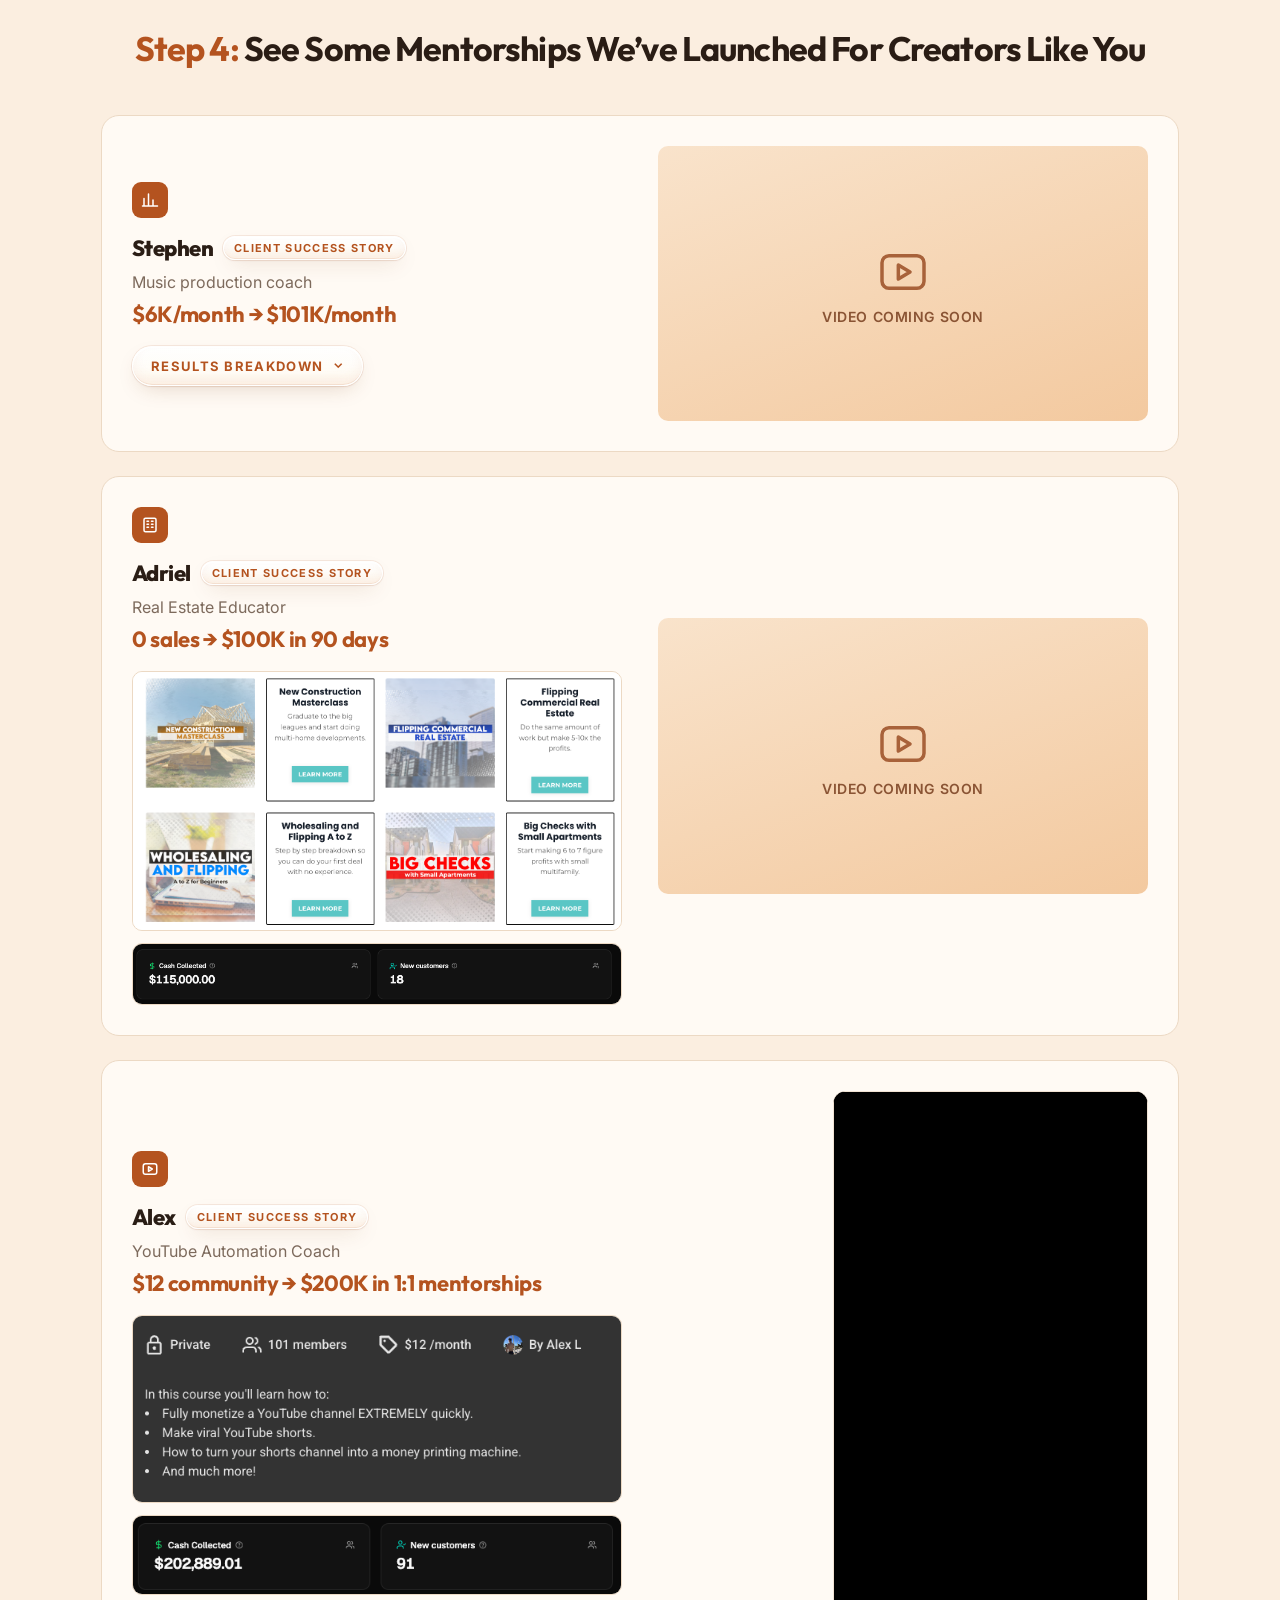
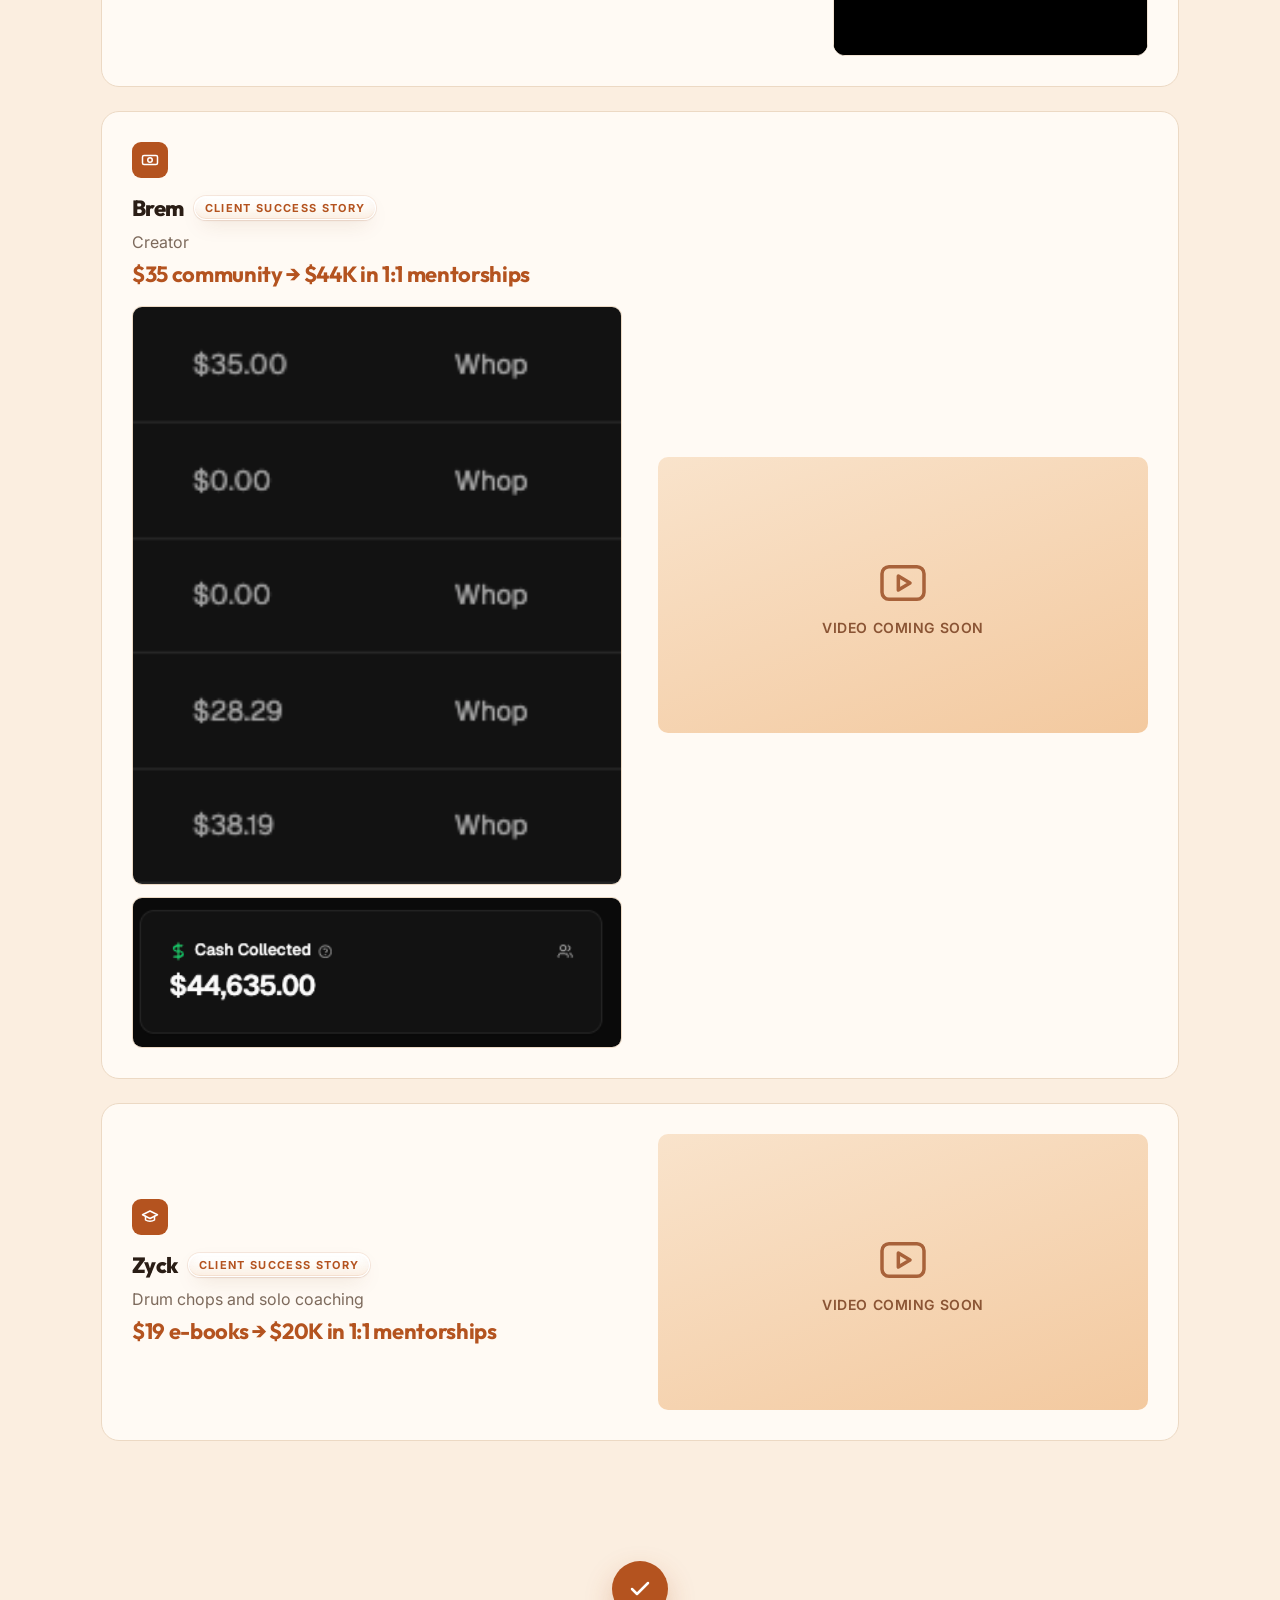
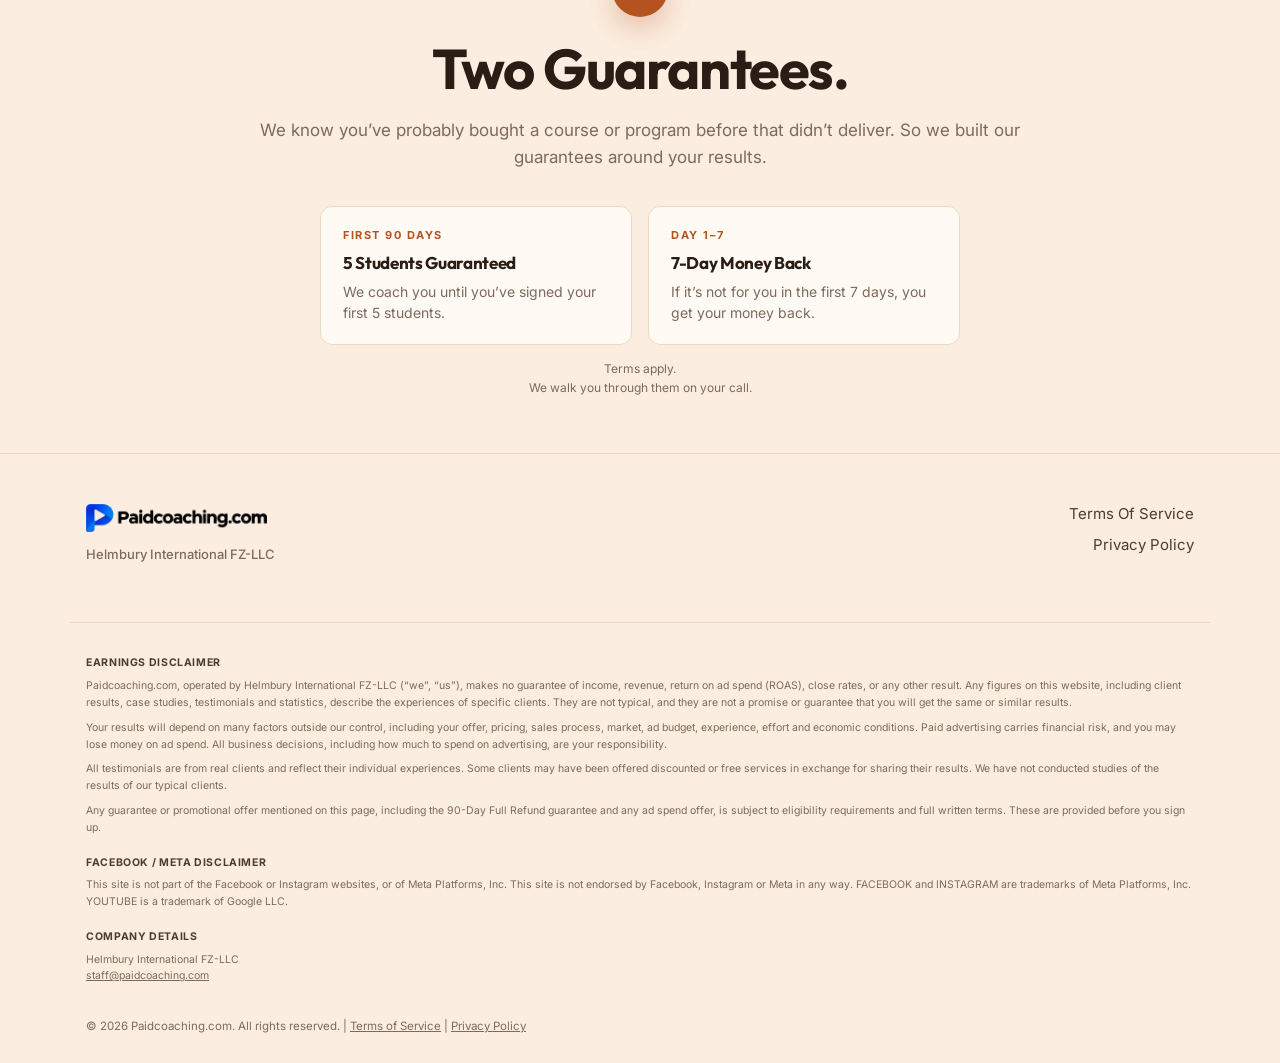
<file: qualifiedconfirmed/index.html>
<!doctype html>
<html lang="en">
<head>
  <meta charset="utf-8" />
  <meta name="viewport" content="width=device-width, initial-scale=1" />
  <title>Paidcoaching.com</title>
  <meta name="robots" content="noindex" />
  <link rel="icon" href="/favicon.ico" sizes="any" />
  <link rel="icon" type="image/png" sizes="32x32" href="/assets/favicon-32.png" />
  <link rel="icon" type="image/png" sizes="192x192" href="/assets/favicon-192.png" />
  <link rel="apple-touch-icon" href="/assets/apple-touch-icon.png" />
  <link rel="preconnect" href="https://fonts.googleapis.com" />
  <link rel="preconnect" href="https://fonts.gstatic.com" crossorigin />
  <link href="https://fonts.googleapis.com/css2?family=Figtree:wght@600;700;800;900&family=Inter:wght@400;500;600;700&display=swap" rel="stylesheet" />
  <link rel="stylesheet" href="/styles.css" />
  <link rel="stylesheet" href="/qualifiedconfirmed/confirmation.css" />
  <link href="https://fonts.googleapis.com/css2?family=Inter+Tight:wght@600;700;800&family=DM+Sans:wght@400;500;600;700&display=swap" rel="stylesheet" />
  <link rel="stylesheet" href="/theme-modern.css" />
  <link href="https://fonts.googleapis.com/css2?family=Outfit:wght@600;700;800&family=Inter:wght@400;500;600;700;800&display=swap" rel="stylesheet" />
  <link rel="stylesheet" href="/theme-warm.css" />
  <!-- Meta Pixel Code -->
  <script>
  !function(f,b,e,v,n,t,s)
  {if(f.fbq)return;n=f.fbq=function(){n.callMethod?
  n.callMethod.apply(n,arguments):n.queue.push(arguments)};
  if(!f._fbq)f._fbq=n;n.push=n;n.loaded=!0;n.version='2.0';
  n.queue=[];t=b.createElement(e);t.async=!0;
  t.src=v;s=b.getElementsByTagName(e)[0];
  s.parentNode.insertBefore(t,s)}(window, document,'script',
  'https://connect.facebook.net/en_US/fbevents.js');
  fbq('init', '1433431378940862');
  fbq('track', 'PageView');
  </script>
  <noscript><img height="1" width="1" style="display:none" src="https://www.facebook.com/tr?id=1433431378940862&ev=PageView&noscript=1"/></noscript>
  <!-- End Meta Pixel Code -->
  <script>
  (function () {
    if (typeof fbq !== "function") return;
    try {
      if (sessionStorage.getItem("schedule_fired") === "1") return;
      fbq("track", "Schedule");
      sessionStorage.setItem("schedule_fired", "1");
    } catch (e) {
      if (window.__scheduleFired) return;
      fbq("track", "Schedule");
      window.__scheduleFired = true;
    }
  })();
  </script>
</head>
<body>
  <div class="stars" aria-hidden="true"></div>


  <main>
    <!-- Hero + Step 1 -->
    <section class="section conf-hero">
      <div class="container container--wide center">
        <div class="confirmed">
          <span class="confirmed__check" aria-hidden="true">✓</span>
          <div class="confirmed__text">
            <span class="confirmed__eyebrow">Confirmed</span>
            <strong>Your Call Is Scheduled</strong>
            <span class="confirmed__sub">Reply To The Text / Email To Confirm</span>
          </div>
          <span class="confirmed__cal" aria-hidden="true">
            <svg viewBox="0 0 24 24"><rect x="3" y="5" width="18" height="16" rx="2"/><path d="M3 10h18M8 3v4M16 3v4"/></svg>
          </span>
        </div>

        <h1 class="conf-title">
          You're About To Get A Phone Call Or Text From A <mark class="hl"><span id="call-number">(714)</span> Number</mark>.
          If You Do Not Pick Up, We May Cancel Your Call
        </h1>

        <h2 class="step"><span class="step__n">Step 1:</span> Watch This Video (It Explains This Page)</h2>
        <div class="rating" aria-label="Rated 4.9 out of 5">
          <span class="rating__stars" aria-hidden="true"><svg viewBox="0 0 24 24"><path d="m12 2.5 2.9 6 6.6.9-4.8 4.6 1.2 6.5L12 17.4l-5.9 3.1 1.2-6.5L2.5 9.4l6.6-.9z"/></svg><svg viewBox="0 0 24 24"><path d="m12 2.5 2.9 6 6.6.9-4.8 4.6 1.2 6.5L12 17.4l-5.9 3.1 1.2-6.5L2.5 9.4l6.6-.9z"/></svg><svg viewBox="0 0 24 24"><path d="m12 2.5 2.9 6 6.6.9-4.8 4.6 1.2 6.5L12 17.4l-5.9 3.1 1.2-6.5L2.5 9.4l6.6-.9z"/></svg><svg viewBox="0 0 24 24"><path d="m12 2.5 2.9 6 6.6.9-4.8 4.6 1.2 6.5L12 17.4l-5.9 3.1 1.2-6.5L2.5 9.4l6.6-.9z"/></svg><svg viewBox="0 0 24 24"><path d="m12 2.5 2.9 6 6.6.9-4.8 4.6 1.2 6.5L12 17.4l-5.9 3.1 1.2-6.5L2.5 9.4l6.6-.9z"/></svg></span>
          <span class="rating__text"><strong>4.9</strong> out of 5</span>
        </div>
        <div class="vsl" id="vsl"><div class="player" data-vturb="6aec25c9209b057845fa29f3"></div></div>
      </div>
    </section>

    <!-- Step 2 -->
    <section class="section">
      <div class="container container--wide center">
        <h2 class="step"><span class="step__n">Step 2:</span> Confirm Your Call Via<br />Email So We Know You Plan To Show Up</h2>
        <div class="invite">
          <div class="invite__note">
            <p class="invite__important">Important:</p>
            <p class="invite__click">Click “<u>Add to Calendar</u>”</p>
            <p>If you don't confirm the event, we don't know if you intend on showing so your call may be cancelled or rescheduled.</p>
            <svg class="invite__arrow" viewBox="0 0 200 90" aria-hidden="true">
              <path d="M10 8 C 20 70, 110 85, 180 60" fill="none" stroke="currentColor" stroke-width="5" stroke-linecap="round"/>
              <path d="M160 44 L182 59 L158 74" fill="none" stroke="currentColor" stroke-width="5" stroke-linecap="round" stroke-linejoin="round"/>
            </svg>
          </div>
          <div class="invite__mail">
            <p class="invite__subject">Invitation from an unknown sender: Strategy Session with <b>You</b> and <b>Us</b> @ <b>Date &amp; Time You Chose</b></p>
            <div class="invite__event">
              <p class="invite__event-title">Strategy Session with <b>You</b> and <b>Us</b></p>
              <p class="invite__meta">📍 <i>Zoom link here</i></p>
              <p class="invite__meta invite__meta--small">No events on this date</p>
              <div class="invite__rsvp"><span>Yes</span><span>No</span><span>Maybe</span><span class="ghost">Directions</span></div>
            </div>
            <p class="invite__from"><span class="invite__avatar">P</span><span><b>Paidcoaching.com</b> <small>staff@paidcoaching.com</small><br /><small>to me ▾</small></span></p>
            <div class="invite__bar">
              <p>This event isn't in your calendar yet. You haven't interacted with this sender before. Do you want to automatically add this and future invitations?</p>
              <div class="invite__actions"><span class="invite__add">Add to calendar</span><span>Report spam</span></div>
            </div>
          </div>
        </div>
      </div>
    </section>

    <!-- Step 3 -->
    <section class="section">
      <div class="container center">
        <h2 class="step"><span class="step__n">Step 3:</span> Get Your Questions Answered Before The Call</h2>
        <div class="grid-2 faq" id="faq">
          <article class="faq__card">
            <div class="faq__head"><span class="icon-box"><svg viewBox="0 0 24 24" aria-hidden="true"><path d="M9 4 3 6v14l6-2 6 2 6-2V4l-6 2-6-2zM9 4v14M15 6v14"/></svg></span><h3>What Do You Do?</h3></div>
            <div class="vsl-ph faq-ph" role="img" aria-label="Video placeholder"><svg viewBox="0 0 24 24" aria-hidden="true"><rect x="3" y="5" width="18" height="14" rx="3"/><path d="m10 9 5 3-5 3z"/></svg><span>Video coming soon</span></div>
          </article>
          <article class="faq__card">
            <div class="faq__head"><span class="icon-box"><svg viewBox="0 0 24 24" aria-hidden="true"><circle cx="12" cy="12" r="9"/><circle cx="12" cy="12" r="5"/><circle cx="12" cy="12" r="1"/></svg></span><h3>Who Was The Service For?</h3></div>
            <div class="vsl-ph faq-ph" role="img" aria-label="Video placeholder"><svg viewBox="0 0 24 24" aria-hidden="true"><rect x="3" y="5" width="18" height="14" rx="3"/><path d="m10 9 5 3-5 3z"/></svg><span>Video coming soon</span></div>
          </article>
          <article class="faq__card">
            <div class="faq__head"><span class="icon-box"><svg viewBox="0 0 24 24" aria-hidden="true"><rect x="2" y="6" width="20" height="12" rx="2"/><circle cx="12" cy="12" r="3"/></svg></span><h3>How Much Ad Spend Do I Need To Get Started?</h3></div>
            <div class="vsl-ph faq-ph" role="img" aria-label="Video placeholder"><svg viewBox="0 0 24 24" aria-hidden="true"><rect x="3" y="5" width="18" height="14" rx="3"/><path d="m10 9 5 3-5 3z"/></svg><span>Video coming soon</span></div>
          </article>
          <article class="faq__card">
            <div class="faq__head"><span class="icon-box"><svg viewBox="0 0 24 24" aria-hidden="true"><path d="M3 12h4l3-7 4 14 3-7h4"/></svg></span><h3>How Long Until I Realistically See Results?</h3></div>
            <div class="vsl-ph faq-ph" role="img" aria-label="Video placeholder"><svg viewBox="0 0 24 24" aria-hidden="true"><rect x="3" y="5" width="18" height="14" rx="3"/><path d="m10 9 5 3-5 3z"/></svg><span>Video coming soon</span></div>
          </article>
          <article class="faq__card">
            <div class="faq__head"><span class="icon-box"><svg viewBox="0 0 24 24" aria-hidden="true"><path d="M3 12a9 9 0 1 0 3-6.7L3 8"/><path d="M3 3v5h5"/></svg></span><h3>Can I Just Use My Existing Organic Funnel On Paid?</h3></div>
            <div class="vsl-ph faq-ph" role="img" aria-label="Video placeholder"><svg viewBox="0 0 24 24" aria-hidden="true"><rect x="3" y="5" width="18" height="14" rx="3"/><path d="m10 9 5 3-5 3z"/></svg><span>Video coming soon</span></div>
          </article>
          <article class="faq__card">
            <div class="faq__head"><span class="icon-box"><svg viewBox="0 0 24 24" aria-hidden="true"><path d="M12 3 4 6v6c0 5 3.5 8 8 9 4.5-1 8-4 8-9V6z"/><path d="m9 12 2 2 4-4"/></svg></span><h3>Do You Have Any Guarantees?</h3></div>
            <div class="vsl-ph faq-ph" role="img" aria-label="Video placeholder"><svg viewBox="0 0 24 24" aria-hidden="true"><rect x="3" y="5" width="18" height="14" rx="3"/><path d="m10 9 5 3-5 3z"/></svg><span>Video coming soon</span></div>
          </article>
        </div>
      </div>
    </section>

    <!-- Step 4 -->
    <section class="section">
      <div class="container center">
        <h2 class="step"><span class="step__n">Step 4:</span> See Some Mentorships We’ve Launched For Creators Like You</h2>
        <div class="cases" id="cases"></div>
      </div>
    </section>

    <!-- Guarantees -->
    <section class="section promise">
      <div class="container center">
        <span class="promise__icon" aria-hidden="true"><svg viewBox="0 0 24 24"><path d="M20 6 9 17l-5-5"/></svg></span>
        <h2 class="h2 promise__title">Two Guarantees.</h2>
        <p class="lead">We know you’ve probably bought a course or program before that didn’t deliver. So we built our guarantees around your results.</p>
        <div class="promise__cards">
          <div class="promise__card">
            <p class="promise__when">First 90 Days</p>
            <h3>5 Students Guaranteed</h3>
            <p>We coach you until you’ve signed your first 5 students.</p>
          </div>
          <div class="promise__card">
            <p class="promise__when">Day 1–7</p>
            <h3>7-Day Money Back</h3>
            <p>If it’s not for you in the first 7 days, you get your money back.</p>
          </div>
        </div>
        <p class="promise__terms">Terms apply.<br />We walk you through them on your call.</p>
      </div>
    </section>
  </main>

  <footer class="footer">
    <div class="container container--wide footer__inner">
      <div class="footer__brand">
        <a class="brand" href="/">
          <img class="brand__logo" src="/assets/logo.png" alt="Paidcoaching.com" width="776" height="120" />
        </a>
        <p class="footer__company">Helmbury International FZ-LLC</p>
      </div>
      <nav class="footer__links">
        <a href="/tos">Terms Of Service</a>
        <a href="/pp">Privacy Policy</a>
      </nav>
    </div>
    <div class="container container--wide footer__legal">
      <h4>Earnings Disclaimer</h4>
      <p>Paidcoaching.com, operated by Helmbury International FZ-LLC (“we”, “us”), makes no guarantee of income, revenue, return on ad spend (ROAS), close rates, or any other result. Any figures on this website, including client results, case studies, testimonials and statistics, describe the experiences of specific clients. They are not typical, and they are not a promise or guarantee that you will get the same or similar results.</p>
      <p>Your results will depend on many factors outside our control, including your offer, pricing, sales process, market, ad budget, experience, effort and economic conditions. Paid advertising carries financial risk, and you may lose money on ad spend. All business decisions, including how much to spend on advertising, are your responsibility.</p>
      <p>All testimonials are from real clients and reflect their individual experiences. Some clients may have been offered discounted or free services in exchange for sharing their results. We have not conducted studies of the results of our typical clients.</p>
      <p>Any guarantee or promotional offer mentioned on this page, including the 90-Day Full Refund guarantee and any ad spend offer, is subject to eligibility requirements and full written terms. These are provided before you sign up.</p>
      <h4>Facebook / Meta Disclaimer</h4>
      <p>This site is not part of the Facebook or Instagram websites, or of Meta Platforms, Inc. This site is not endorsed by Facebook, Instagram or Meta in any way. FACEBOOK and INSTAGRAM are trademarks of Meta Platforms, Inc. YOUTUBE is a trademark of Google LLC.</p>
      <h4>Company details</h4>
      <p>Helmbury International FZ-LLC<br /><a href="mailto:staff@paidcoaching.com">staff@paidcoaching.com</a></p>
    </div>
    <p class="container container--wide footer__copy">© <span id="year">2026</span> Paidcoaching.com. All rights reserved. | <a href="/tos">Terms of Service</a> | <a href="/pp">Privacy Policy</a></p>
  </footer>

  <script src="/qualifiedconfirmed/confirmation.js"></script>
</body>
</html>
</file>
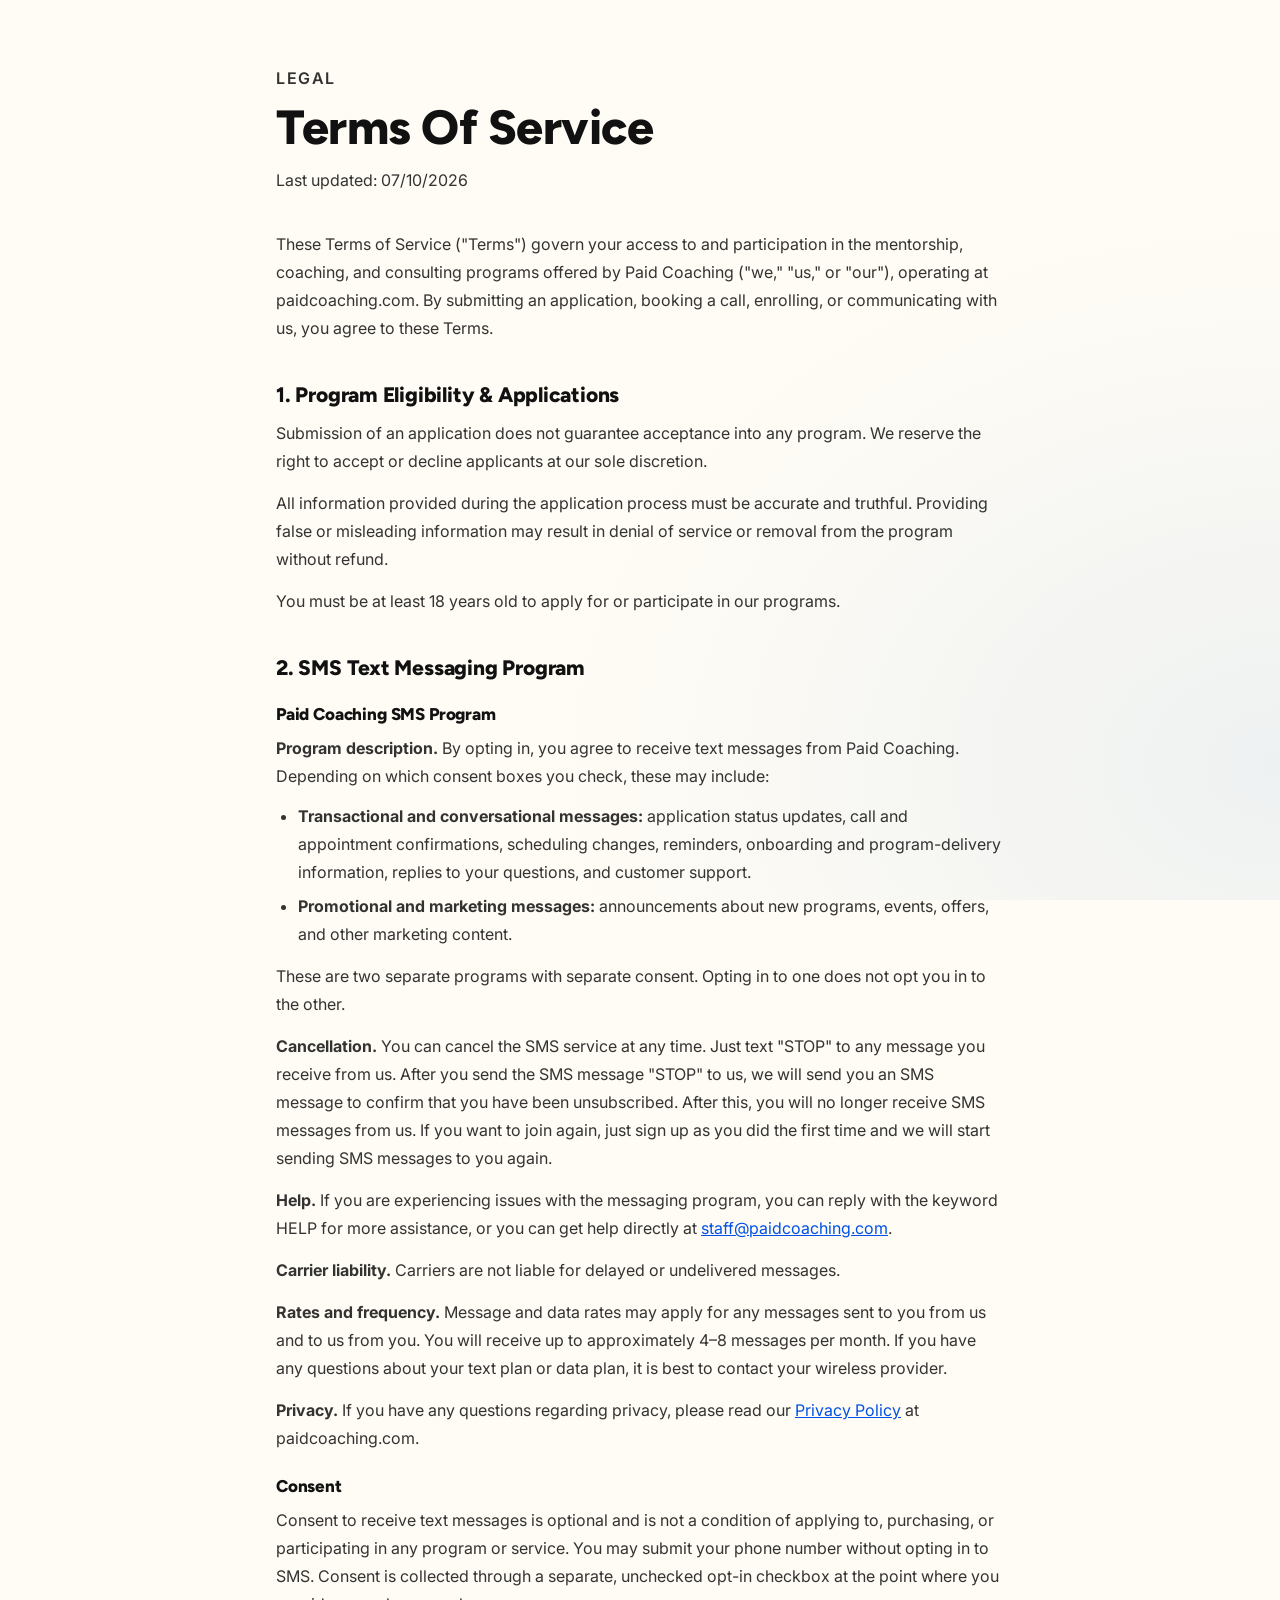
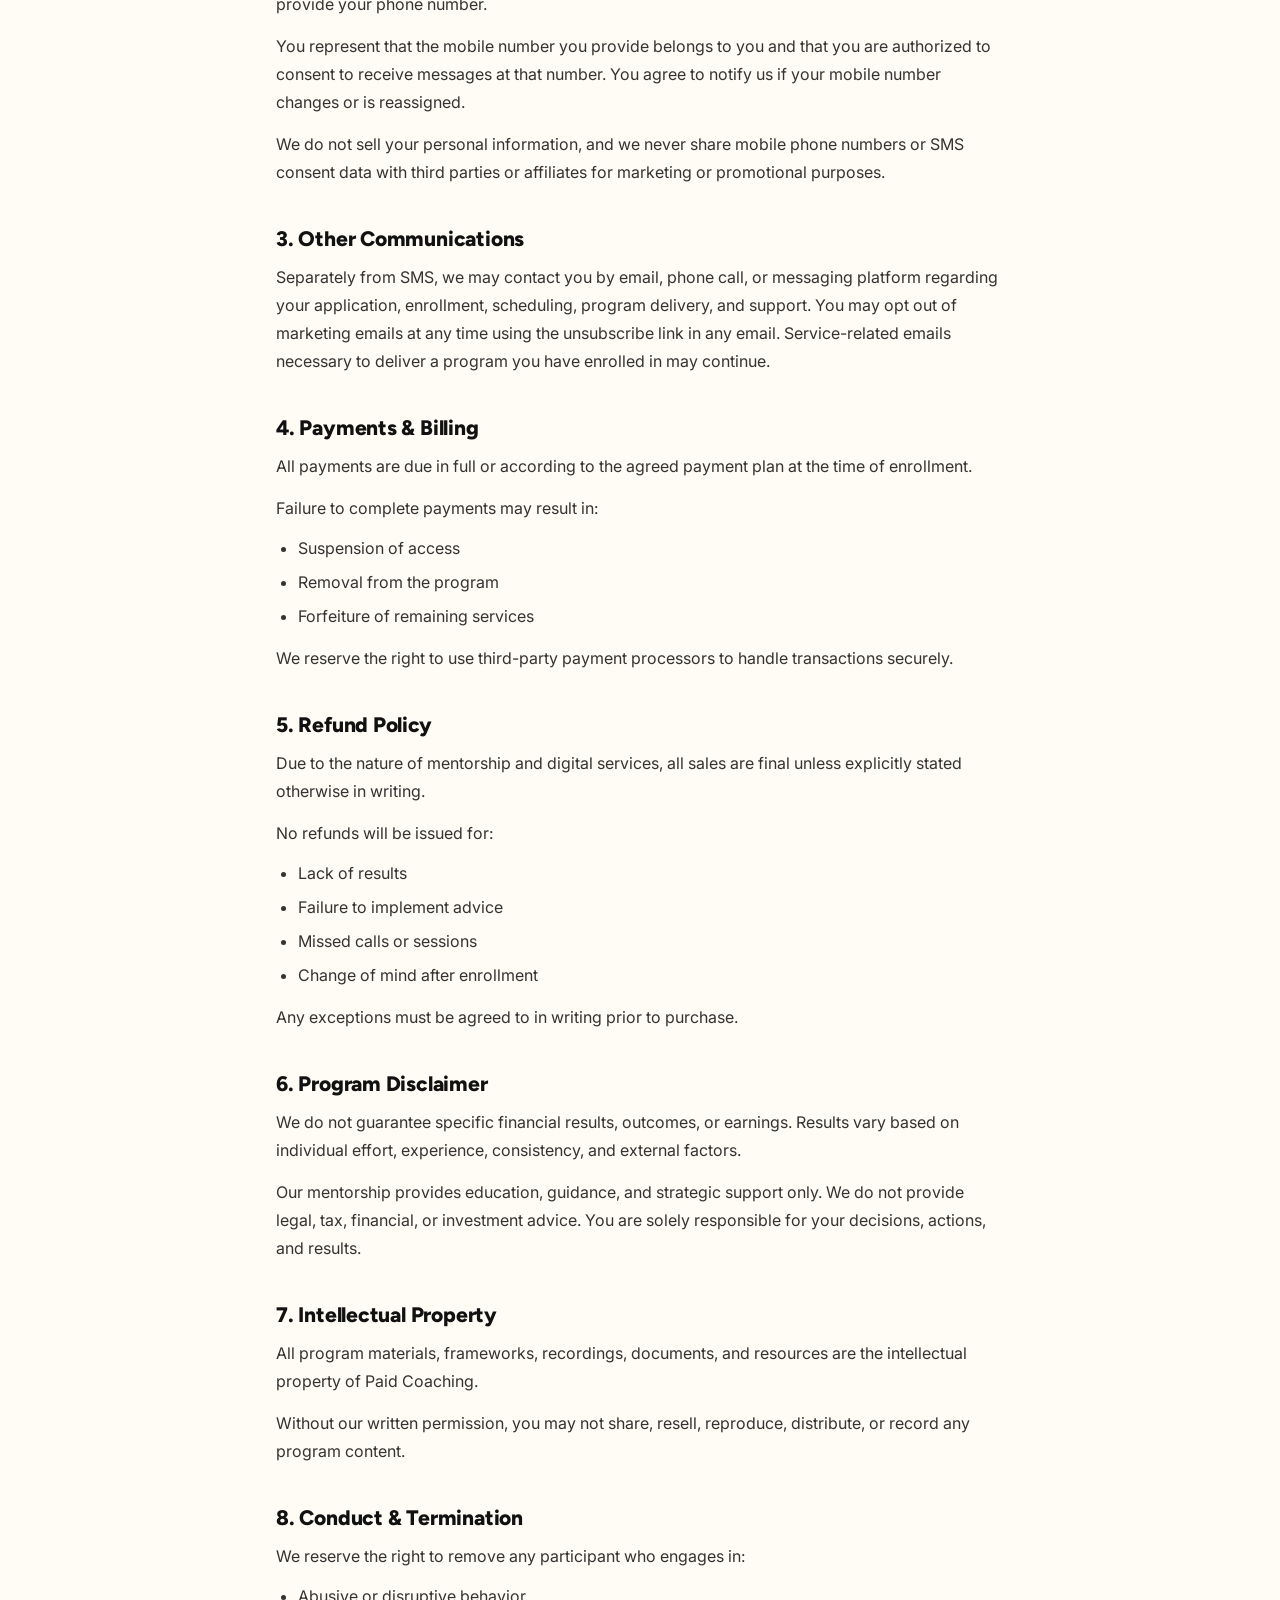
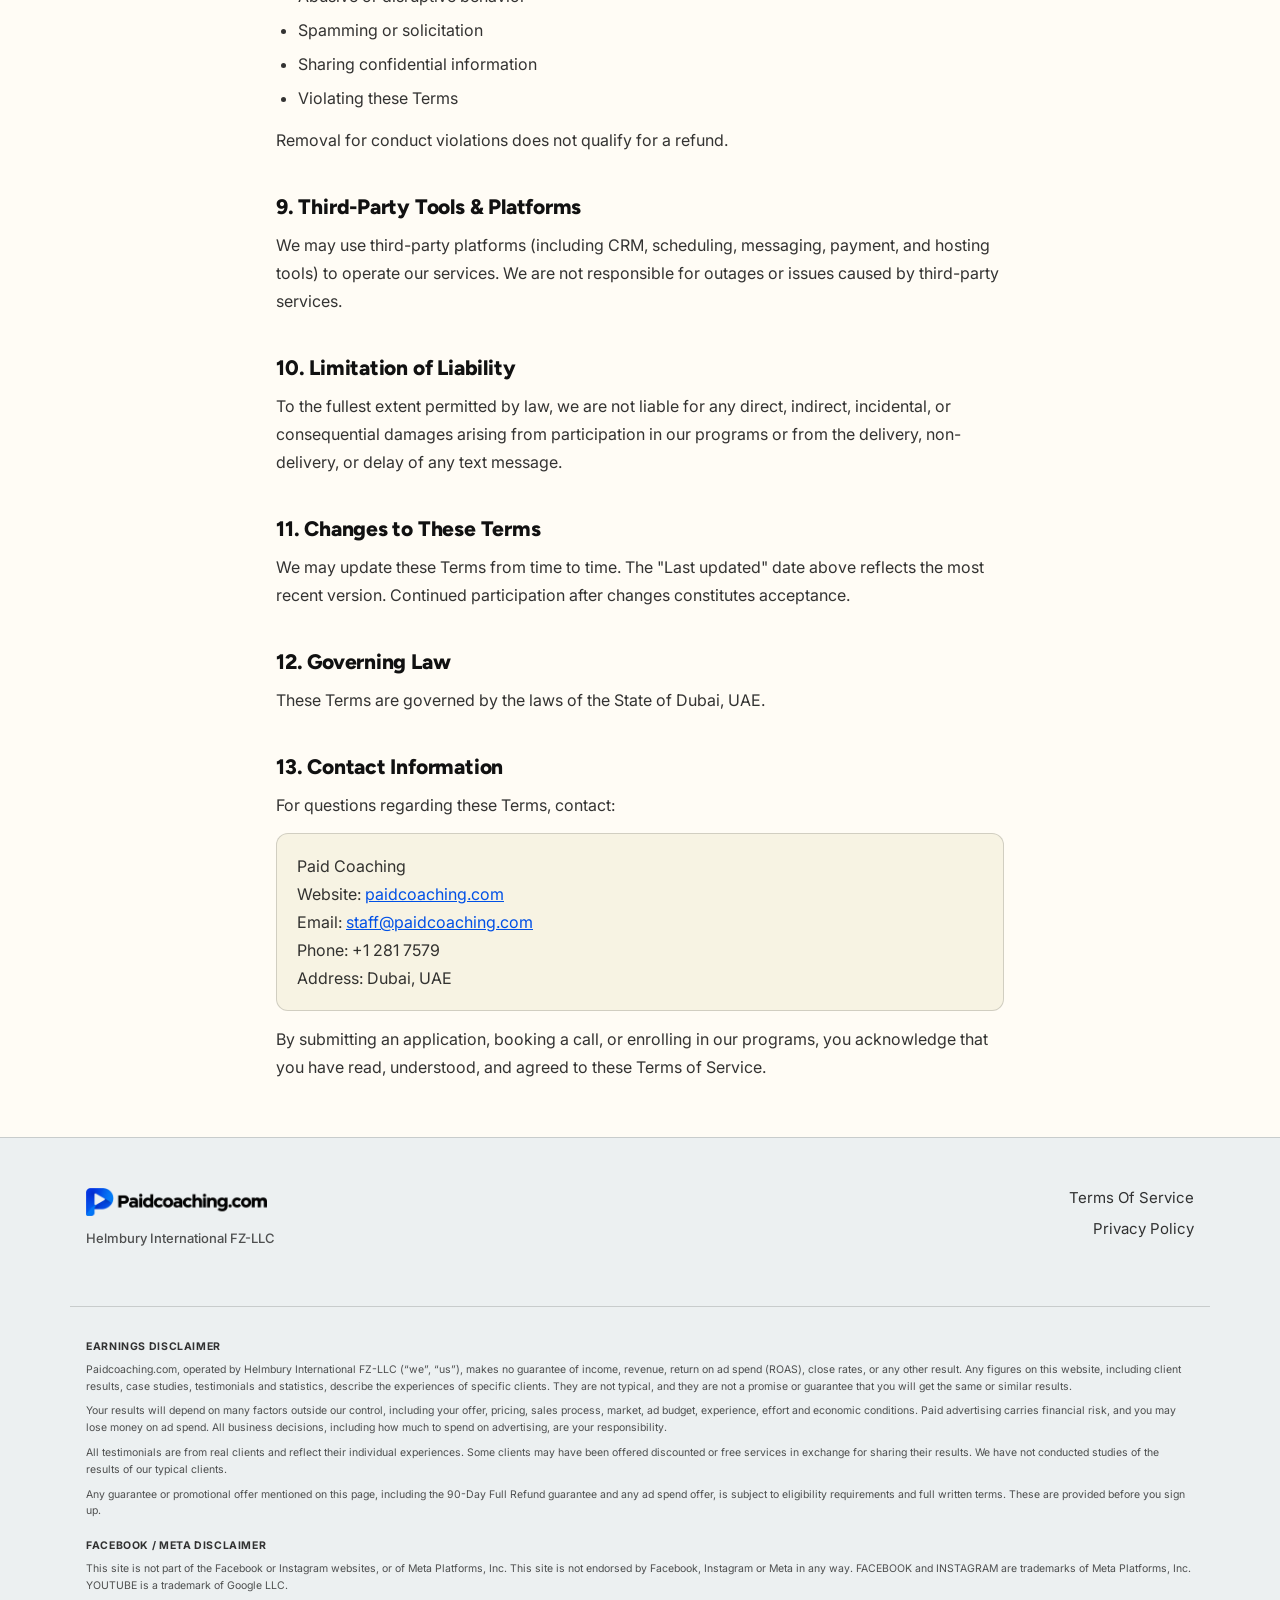
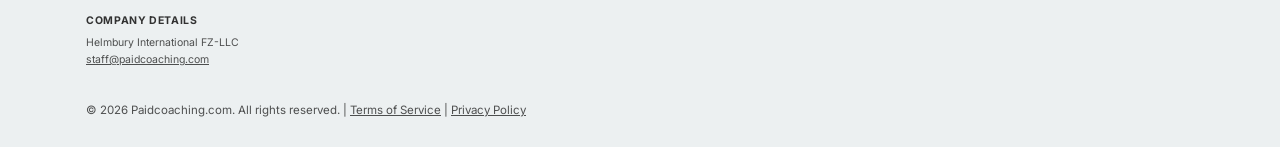
<file: tos/index.html>
<!doctype html>
<html lang="en">
<head>
  <meta charset="utf-8" />
  <meta name="viewport" content="width=device-width, initial-scale=1" />
  <title>Paidcoaching.com</title>
  <meta name="description" content="Terms of Service for Paid Coaching (paidcoaching.com)." />
  <link rel="icon" href="/favicon.ico" sizes="any" />
  <link rel="icon" type="image/png" sizes="32x32" href="/assets/favicon-32.png" />
  <link rel="icon" type="image/png" sizes="192x192" href="/assets/favicon-192.png" />
  <link rel="apple-touch-icon" href="/assets/apple-touch-icon.png" />
  <link rel="preconnect" href="https://fonts.googleapis.com" />
  <link rel="preconnect" href="https://fonts.gstatic.com" crossorigin />
  <link href="https://fonts.googleapis.com/css2?family=Figtree:wght@600;700;800;900&family=Inter:wght@400;500;600;700&display=swap" rel="stylesheet" />
  <link rel="stylesheet" href="/styles.css" />
</head>
<body>

  <main class="section">
    <article class="container legal">
      <p class="eyebrow">Legal</p>
      <h1>Terms Of Service</h1>
      <p class="legal__updated">Last updated: 07/10/2026</p>

      <p>These Terms of Service ("Terms") govern your access to and participation in the mentorship, coaching, and consulting programs offered by Paid Coaching ("we," "us," or "our"), operating at paidcoaching.com. By submitting an application, booking a call, enrolling, or communicating with us, you agree to these Terms.</p>

      <h2>1. Program Eligibility &amp; Applications</h2>
      <p>Submission of an application does not guarantee acceptance into any program. We reserve the right to accept or decline applicants at our sole discretion.</p>
      <p>All information provided during the application process must be accurate and truthful. Providing false or misleading information may result in denial of service or removal from the program without refund.</p>
      <p>You must be at least 18 years old to apply for or participate in our programs.</p>

      <h2>2. SMS Text Messaging Program</h2>
      <h3>Paid Coaching SMS Program</h3>
      <p><strong>Program description.</strong> By opting in, you agree to receive text messages from Paid Coaching. Depending on which consent boxes you check, these may include:</p>
      <ul>
        <li><strong>Transactional and conversational messages:</strong> application status updates, call and appointment confirmations, scheduling changes, reminders, onboarding and program-delivery information, replies to your questions, and customer support.</li>
        <li><strong>Promotional and marketing messages:</strong> announcements about new programs, events, offers, and other marketing content.</li>
      </ul>
      <p>These are two separate programs with separate consent. Opting in to one does not opt you in to the other.</p>
      <p><strong>Cancellation.</strong> You can cancel the SMS service at any time. Just text "STOP" to any message you receive from us. After you send the SMS message "STOP" to us, we will send you an SMS message to confirm that you have been unsubscribed. After this, you will no longer receive SMS messages from us. If you want to join again, just sign up as you did the first time and we will start sending SMS messages to you again.</p>
      <p><strong>Help.</strong> If you are experiencing issues with the messaging program, you can reply with the keyword HELP for more assistance, or you can get help directly at <a href="mailto:staff@paidcoaching.com">staff@paidcoaching.com</a>.</p>
      <p><strong>Carrier liability.</strong> Carriers are not liable for delayed or undelivered messages.</p>
      <p><strong>Rates and frequency.</strong> Message and data rates may apply for any messages sent to you from us and to us from you. You will receive up to approximately 4–8 messages per month. If you have any questions about your text plan or data plan, it is best to contact your wireless provider.</p>
      <p><strong>Privacy.</strong> If you have any questions regarding privacy, please read our <a href="/pp">Privacy Policy</a> at paidcoaching.com.</p>

      <h3>Consent</h3>
      <p>Consent to receive text messages is optional and is not a condition of applying to, purchasing, or participating in any program or service. You may submit your phone number without opting in to SMS. Consent is collected through a separate, unchecked opt-in checkbox at the point where you provide your phone number.</p>
      <p>You represent that the mobile number you provide belongs to you and that you are authorized to consent to receive messages at that number. You agree to notify us if your mobile number changes or is reassigned.</p>
      <p>We do not sell your personal information, and we never share mobile phone numbers or SMS consent data with third parties or affiliates for marketing or promotional purposes.</p>

      <h2>3. Other Communications</h2>
      <p>Separately from SMS, we may contact you by email, phone call, or messaging platform regarding your application, enrollment, scheduling, program delivery, and support. You may opt out of marketing emails at any time using the unsubscribe link in any email. Service-related emails necessary to deliver a program you have enrolled in may continue.</p>

      <h2>4. Payments &amp; Billing</h2>
      <p>All payments are due in full or according to the agreed payment plan at the time of enrollment.</p>
      <p>Failure to complete payments may result in:</p>
      <ul>
        <li>Suspension of access</li>
        <li>Removal from the program</li>
        <li>Forfeiture of remaining services</li>
      </ul>
      <p>We reserve the right to use third-party payment processors to handle transactions securely.</p>

      <h2>5. Refund Policy</h2>
      <p>Due to the nature of mentorship and digital services, all sales are final unless explicitly stated otherwise in writing.</p>
      <p>No refunds will be issued for:</p>
      <ul>
        <li>Lack of results</li>
        <li>Failure to implement advice</li>
        <li>Missed calls or sessions</li>
        <li>Change of mind after enrollment</li>
      </ul>
      <p>Any exceptions must be agreed to in writing prior to purchase.</p>

      <h2>6. Program Disclaimer</h2>
      <p>We do not guarantee specific financial results, outcomes, or earnings. Results vary based on individual effort, experience, consistency, and external factors.</p>
      <p>Our mentorship provides education, guidance, and strategic support only. We do not provide legal, tax, financial, or investment advice. You are solely responsible for your decisions, actions, and results.</p>

      <h2>7. Intellectual Property</h2>
      <p>All program materials, frameworks, recordings, documents, and resources are the intellectual property of Paid Coaching.</p>
      <p>Without our written permission, you may not share, resell, reproduce, distribute, or record any program content.</p>

      <h2>8. Conduct &amp; Termination</h2>
      <p>We reserve the right to remove any participant who engages in:</p>
      <ul>
        <li>Abusive or disruptive behavior</li>
        <li>Spamming or solicitation</li>
        <li>Sharing confidential information</li>
        <li>Violating these Terms</li>
      </ul>
      <p>Removal for conduct violations does not qualify for a refund.</p>

      <h2>9. Third-Party Tools &amp; Platforms</h2>
      <p>We may use third-party platforms (including CRM, scheduling, messaging, payment, and hosting tools) to operate our services. We are not responsible for outages or issues caused by third-party services.</p>

      <h2>10. Limitation of Liability</h2>
      <p>To the fullest extent permitted by law, we are not liable for any direct, indirect, incidental, or consequential damages arising from participation in our programs or from the delivery, non-delivery, or delay of any text message.</p>

      <h2>11. Changes to These Terms</h2>
      <p>We may update these Terms from time to time. The "Last updated" date above reflects the most recent version. Continued participation after changes constitutes acceptance.</p>

      <h2>12. Governing Law</h2>
      <p>These Terms are governed by the laws of the State of Dubai, UAE.</p>

      <h2>13. Contact Information</h2>
      <p>For questions regarding these Terms, contact:</p>
      <p class="legal__contact">
        Paid Coaching<br />
        Website: <a href="/">paidcoaching.com</a><br />
        Email: <a href="mailto:staff@paidcoaching.com">staff@paidcoaching.com</a><br />
        Phone: +1 281 7579<br />
        Address: Dubai, UAE
      </p>
      <p>By submitting an application, booking a call, or enrolling in our programs, you acknowledge that you have read, understood, and agreed to these Terms of Service.</p>
    </article>
  </main>

  <footer class="footer">
    <div class="container container--wide footer__inner">
      <div class="footer__brand">
        <a class="brand" href="/">
          <img class="brand__logo" src="/assets/logo.png" alt="Paidcoaching.com" width="776" height="120" />
        </a>
        <p class="footer__company">Helmbury International FZ-LLC</p>
      </div>
      <nav class="footer__links">
        <a href="/tos">Terms Of Service</a>
        <a href="/pp">Privacy Policy</a>
      </nav>
    </div>
    <div class="container container--wide footer__legal">
      <h4>Earnings Disclaimer</h4>
      <p>Paidcoaching.com, operated by Helmbury International FZ-LLC (“we”, “us”), makes no guarantee of income, revenue, return on ad spend (ROAS), close rates, or any other result. Any figures on this website, including client results, case studies, testimonials and statistics, describe the experiences of specific clients. They are not typical, and they are not a promise or guarantee that you will get the same or similar results.</p>
      <p>Your results will depend on many factors outside our control, including your offer, pricing, sales process, market, ad budget, experience, effort and economic conditions. Paid advertising carries financial risk, and you may lose money on ad spend. All business decisions, including how much to spend on advertising, are your responsibility.</p>
      <p>All testimonials are from real clients and reflect their individual experiences. Some clients may have been offered discounted or free services in exchange for sharing their results. We have not conducted studies of the results of our typical clients.</p>
      <p>Any guarantee or promotional offer mentioned on this page, including the 90-Day Full Refund guarantee and any ad spend offer, is subject to eligibility requirements and full written terms. These are provided before you sign up.</p>
      <h4>Facebook / Meta Disclaimer</h4>
      <p>This site is not part of the Facebook or Instagram websites, or of Meta Platforms, Inc. This site is not endorsed by Facebook, Instagram or Meta in any way. FACEBOOK and INSTAGRAM are trademarks of Meta Platforms, Inc. YOUTUBE is a trademark of Google LLC.</p>
      <h4>Company details</h4>
      <p>Helmbury International FZ-LLC<br /><a href="mailto:staff@paidcoaching.com">staff@paidcoaching.com</a></p>
    </div>
    <p class="container container--wide footer__copy">© 2026 Paidcoaching.com. All rights reserved. | <a href="/tos">Terms of Service</a> | <a href="/pp">Privacy Policy</a></p>
  </footer>
</body>
</html>
</file>
<file: styles.css>
:root {
  /* Colourway */
  --blue: #0050e6;     /* Logo blue  – accents, buttons, highlights */
  --mist: #f7f3e3;     /* Ivory Mist – cards and panels */
  --platinum: #ecf0f1; /* Platinum   – rows, secondary surfaces, footer */
  --ivory: #fffcf5;    /* page background (warm ivory) */
  --black: #111111;
  --white: #ffffff;

  --text: var(--black);
  --muted: rgba(17, 17, 17, 0.72);
  --muted-2: rgba(17, 17, 17, 0.86);
  --line: rgba(17, 17, 17, 0.1);
  --line-2: rgba(17, 17, 17, 0.16);
  --radius: 18px;
  --heading: "Figtree", system-ui, sans-serif;
  --body: "Inter", system-ui, sans-serif;
}

* { box-sizing: border-box; }
html { scroll-behavior: smooth; }
body {
  margin: 0;
  font-family: var(--body);
  color: var(--text);
  background:
    radial-gradient(1200px 900px at 100% 85%, rgba(236, 240, 241, 0.9), transparent 60%),
    var(--ivory);
  background-attachment: fixed;
  -webkit-font-smoothing: antialiased;
  overflow-x: hidden;
}
img { max-width: 100%; display: block; }
a { color: inherit; text-decoration: none; }
h1, h2, h3 { font-family: var(--heading); margin: 0; letter-spacing: -0.01em; }
p { margin: 0; }

.stars { position: fixed; inset: 0; pointer-events: none; z-index: 0; }
.stars span { position: absolute; width: 2px; height: 2px; border-radius: 50%; background: rgba(0, 80, 230, 0.18); }
main, .footer { position: relative; z-index: 1; }

.container { width: 100%; max-width: 1110px; margin: 0 auto; padding: 0 16px; }
.container--wide { max-width: 1140px; }
.container--mid { max-width: 870px; }
.container--narrow { max-width: 652px; }
.center { text-align: center; }
.accent { color: var(--blue); }

.section { padding: 64px 0 56px; }
.h2 { font-size: clamp(32px, 5vw, 56px); font-weight: 800; line-height: 1.08; }
.lead { color: var(--muted); font-size: 17px; line-height: 1.6; max-width: 760px; margin: 18px auto 0; }

/* Top bar */
.topbar { position: relative; z-index: 2; background: var(--white); color: var(--black); border-bottom: 1px solid var(--line); }
.topbar__inner { max-width: 1140px; margin: 0 auto; padding: 18px 16px; display: flex; align-items: center; justify-content: space-between; gap: 16px; }
.brand { display: inline-flex; align-items: center; gap: 10px; font-weight: 500; font-size: 18px; }
.brand__logo { height: 32px; width: auto; }
.footer .brand__logo { height: 28px; }
.brand__icon { width: 22px; height: 24px; border-radius: 5px; background: var(--blue); display: grid; place-items: center; flex: none; }
.brand__icon svg { width: 14px; height: 14px; fill: var(--white); }
.rating { display: flex; align-items: center; gap: 10px; font-size: 14px; font-weight: 500; }
.stars-row { color: var(--blue); letter-spacing: 1px; font-size: 18px; }

/* Buttons */
.cta {
  display: inline-flex; align-items: center; gap: 14px;
  margin-top: 36px; padding: 22px 36px;
  background: var(--blue);
  color: var(--white); font-family: var(--heading); font-weight: 700; font-size: 18px;
  border-radius: 8px; border: 2px solid var(--black);
  box-shadow: 4px 4px 0 var(--black);
  transition: transform 0.15s ease, box-shadow 0.15s ease;
}
.cta:hover { transform: translate(-2px, -2px); box-shadow: 6px 6px 0 var(--black); }
.cta__arrow { font-size: 20px; line-height: 1; }
.cta--white { background: var(--white); color: var(--black); margin-top: 32px; }

/* Hero */
.hero { padding-top: 48px; }
.badge { display: inline-block; background: var(--blue); color: var(--white); padding: 10px 14px; border-radius: 4px; font-family: var(--heading); font-weight: 700; font-size: 16px; }
.hero__title { margin: 28px auto 0; font-size: clamp(32px, 4.6vw, 54px); font-weight: 800; line-height: 1.12; max-width: 980px; text-wrap: balance; }
.ticks { list-style: none; padding: 0; margin: 40px auto 0; max-width: 920px; display: flex; flex-wrap: wrap; justify-content: center; gap: 18px 42px; color: var(--muted-2); font-size: 18px; }
.ticks li { display: inline-flex; align-items: center; gap: 14px; }
.ticks li::before { content: "✓"; display: grid; place-items: center; width: 22px; height: 22px; border-radius: 50%; background: var(--blue); color: var(--white); font-size: 12px; font-weight: 700; }

.hero__sub { max-width: 760px; margin: 20px auto 0; font-size: 19px; line-height: 1.55; color: var(--muted-2); }
.hero__offer { display: flex; flex-wrap: wrap; justify-content: center; align-items: center; gap: 10px; margin-top: 36px; }
.hero__offer .cohort { margin: 0; }
.hero__offer + .vsl { margin-top: 20px; }
.bonus { margin: 0; padding: 10px 18px; border-radius: 999px; background: var(--blue); color: var(--white); font-size: 15px; font-weight: 500; }
.bonus strong { font-weight: 800; }
.cohort { display: inline-flex; align-items: center; gap: 10px; margin: 40px auto 0; padding: 10px 18px; border: 1.5px solid var(--blue); border-radius: 999px; background: var(--white); color: var(--black); font-weight: 700; font-size: 15px; }
.cohort__dot { width: 9px; height: 9px; border-radius: 50%; background: var(--blue); box-shadow: 0 0 0 4px rgba(0, 80, 230, 0.18); animation: cohort-pulse 1.6s ease-in-out infinite; }
@keyframes cohort-pulse { 50% { box-shadow: 0 0 0 7px rgba(0, 80, 230, 0); } }
.cohort + .vsl { margin-top: 20px; }
.vsl { position: relative; max-width: 790px; margin: 48px auto 0; aspect-ratio: 16 / 9; border-radius: 14px; overflow: hidden; background: var(--platinum) center/cover; border: 2px solid var(--black); box-shadow: 0 30px 80px rgba(17, 17, 17, 0.15); }
.vsl video { width: 100%; height: 100%; object-fit: cover; display: block; }
.vsl__overlay {
  position: absolute; left: 50%; top: 50%; transform: translate(-50%, -50%);
  width: min(356px, 70%); padding: 22px 16px 8px;
  display: flex; flex-direction: column; align-items: center; gap: 8px;
  background: rgba(0, 80, 230, 0.92); border: 2px solid var(--white); border-radius: 4px;
  color: var(--white); font-family: Arial, Helvetica, sans-serif; font-weight: 700; cursor: pointer;
}
.vsl__overlay-title { font-size: clamp(15px, 2.4vw, 21px); }
.vsl__overlay-cta { font-size: clamp(16px, 2.6vw, 22px); }
.vsl__icon { width: clamp(56px, 13vw, 100px); height: auto; color: var(--white); }
.vsl.is-unmuted .vsl__overlay { display: none; }
.vsl--embed { aspect-ratio: auto; background: #000; }
.vsl--embed vturb-smartplayer { max-width: none !important; }
.vsl--embed .thumbnail { padding-top: 56.25% !important; }

/* Desktop hero: 3-line headline and everything (incl. button) above the fold */
@media (min-width: 761px) {
  .hero { padding-top: 22px; padding-bottom: 40px; }
  .hero .badge { font-size: 14px; padding: 7px 12px; }
  .hero__title { margin-top: 26px; max-width: 1120px; font-size: clamp(36px, 4vw, 56px); line-height: 1.1; }
  .hero__sub { margin-top: 14px; max-width: 940px; font-size: 19px; line-height: 1.5; }
  .hero__offer { margin-top: 14px; }
  .bonus { padding: 7px 16px; font-size: 14px; }
  .hero .hero__offer + .vsl { margin-top: 16px; }
  .hero .hero__sub + .vsl { margin-top: 32px; }
  .hero .vsl { width: min(980px, max(330px, calc((100svh - 555px) * 16 / 9))); max-width: 100%; box-shadow: 0 18px 50px rgba(17, 17, 17, 0.12); }
  .hero .cta { margin-top: 16px; padding: 15px 30px; font-size: 17px; }
}

/* Hero guarantee + "on this call" */
@media (min-width: 761px) { .guarantee { max-width: none; white-space: nowrap; } }
.guarantee { display: flex; width: fit-content; align-items: center; gap: 10px; max-width: 760px; margin: 18px auto 0; padding: 10px 18px; border: 1px solid rgba(0, 80, 230, 0.35); border-radius: 999px; background: var(--mist); font-size: 14px; line-height: 1.4; color: var(--black); text-align: left; }
.guarantee strong { font-weight: 800; }
.guarantee__plus { color: var(--muted); font-weight: 700; }
.guarantee svg { flex: none; width: 18px; height: 18px; fill: none; stroke: var(--blue); stroke-width: 2; stroke-linecap: round; stroke-linejoin: round; }
.oncall { max-width: 680px; margin: 22px auto 0; padding: 22px 28px; background: var(--white); border: 1px solid var(--line-2); border-radius: 14px; box-shadow: 6px 6px 0 rgba(0, 80, 230, 0.12); text-align: left; }
.oncall__title { text-align: center; font-size: 13px; font-weight: 700; letter-spacing: 0.14em; text-transform: uppercase; color: var(--muted); margin-bottom: 14px; }
.oncall ul { list-style: none; margin: 0; padding: 0; display: grid; gap: 10px; }
.oncall li { position: relative; padding-left: 28px; font-size: 16px; line-height: 1.5; color: var(--muted-2); }
.oncall li::before { content: "✓"; position: absolute; left: 0; top: 0; color: var(--blue); font-weight: 800; }
@media (max-width: 760px) {
  .hero .badge { white-space: normal; max-width: 100%; line-height: 1.35; }
  .guarantee { border-radius: 999px; padding: 8px 11px; gap: 4px; font-size: min(12.5px, 2.6vw); line-height: 1.3; letter-spacing: -0.015em; margin-top: 14px; max-width: 100%; white-space: nowrap; }
  .guarantee svg { width: min(15px, 3.6vw); height: min(15px, 3.6vw); }
}
@media (max-width: 380px) {
  .guarantee { padding: 7px 9px; gap: 3px; }
  .oncall { padding: 18px 16px; margin-top: 16px; }
  .oncall li { font-size: 14px; }
}

/* Client results: summary cards */
.stories { display: grid; grid-template-columns: 1fr 1fr; gap: 20px; max-width: 980px; margin: 40px auto 0; }
.story { display: flex; flex-direction: column; align-items: flex-start; gap: 10px; padding: 26px; text-align: left; font: inherit; color: inherit; background: var(--mist); border: 1px solid var(--line-2); border-top: 3px solid var(--blue); border-radius: 16px; cursor: pointer; transition: transform 0.15s ease, box-shadow 0.15s ease; }
.story:hover { transform: translateY(-3px); box-shadow: 0 16px 40px rgba(17, 17, 17, 0.1); }
.story__head { display: flex; align-items: center; gap: 12px; }
.story__pfp { position: relative; flex: none; width: 44px; height: 44px; border-radius: 50%; overflow: hidden; display: grid; place-items: center; background: var(--blue); color: var(--white); font-family: var(--heading); font-weight: 800; border: 2px solid var(--white); box-shadow: 0 0 0 1.5px var(--blue); }
.story__pfp img { position: absolute; inset: 0; width: 100%; height: 100%; object-fit: cover; }
.story__who { line-height: 1.4; }
.story__who { font-size: 14px; color: var(--muted); }
.story__who strong { color: var(--black); font-weight: 700; }
.story__metric { font-family: var(--heading); font-size: 26px; font-weight: 800; line-height: 1.2; color: var(--blue); }
.story__sub { margin-top: -4px; font-size: 12px; font-weight: 700; letter-spacing: 0.1em; text-transform: uppercase; color: var(--muted); }
.story__blurb { font-size: 15px; line-height: 1.6; color: var(--muted-2); }
.story__more { margin-top: auto; padding-top: 6px; font-size: 14px; font-weight: 700; color: var(--blue); }
.story:hover .story__more { text-decoration: underline; }

/* Client story popup */
.story-modal { position: fixed; inset: 0; z-index: 90; display: grid; place-items: center; padding: 24px; background: rgba(17, 17, 17, 0.6); backdrop-filter: blur(4px); visibility: hidden; opacity: 0; transition: opacity 0.2s ease, visibility 0.2s; }
.story-modal.is-open { visibility: visible; opacity: 1; }
.story-modal__panel { position: relative; width: min(1040px, 100%); max-height: 92vh; overflow-y: auto; background: var(--mist); border-radius: 18px; box-shadow: 0 30px 80px rgba(17, 17, 17, 0.35); }
.story-modal__close { position: sticky; top: 12px; float: right; margin: 12px 12px 0 0; z-index: 2; width: 38px; height: 38px; border-radius: 50%; border: 0; background: var(--black); color: var(--white); font-size: 16px; cursor: pointer; }
.story-modal__body .result { padding: 40px; text-align: center; }
.story-modal__body .result .cta { margin-top: 30px; }
@media (max-width: 760px) {
  .stories { grid-template-columns: 1fr; gap: 14px; margin-top: 28px; }
  .story { padding: 20px 18px; }
  .story__metric { font-size: 22px; }
  .story__blurb { font-size: 14px; }
  .story-modal { padding: 0; }
  .story-modal__panel { max-height: 100%; height: 100%; border-radius: 0; }
  .story-modal__body .result { padding: 20px 16px 28px; }
}

/* Paid vs organic results */
.results { display: grid; gap: 28px; margin: 52px auto 0; max-width: 1040px; }
.result { padding: 40px; }
.result__pill { display: inline-block; padding: 12px 24px; border: 1.5px solid var(--blue); border-radius: 999px; color: var(--blue); background: var(--white); font-size: 19px; font-weight: 800; }
.result__tags { list-style: none; padding: 0; margin: 16px 0 0; display: flex; flex-wrap: wrap; justify-content: center; gap: 8px; }
.result__tags li { padding: 6px 12px; border-radius: 999px; background: var(--white); border: 1px solid var(--line-2); font-size: 13px; font-weight: 600; }
.result__pair { display: grid; grid-template-columns: 1fr 1fr; gap: 14px; margin-top: 30px; }
.result__side { display: flex; flex-direction: column; gap: 12px; }
.result__text { flex: 1; margin: 0; padding: 18px 20px; text-align: left; background: var(--white); border: 1px solid var(--line-2); border-radius: 12px; color: var(--muted-2); font-size: 15px; line-height: 1.65; }
.result__text strong { color: var(--black); }
.result__img { position: relative; margin: 0; aspect-ratio: 16 / 10; border-radius: 12px; overflow: hidden; background: linear-gradient(135deg, var(--platinum), var(--white)); border: 1px solid var(--line-2); display: grid; place-items: center; }
.result__img img { position: absolute; inset: 0; width: 100%; height: 100%; object-fit: cover; }
.result__img figcaption { color: var(--muted); font-size: 13px; padding: 0 24px; }
.result__img img + figcaption { display: none; }
.result__label { position: absolute; top: 12px; left: 12px; z-index: 1; padding: 5px 11px; border-radius: 999px; font-size: 11px; font-weight: 800; letter-spacing: 0.12em; text-transform: uppercase; }
.result__label--organic { background: var(--black); color: var(--white); box-shadow: 0 0 0 1px rgba(255, 255, 255, 0.45); }
.result__label--paid { background: var(--blue); color: var(--white); }
.equation { display: flex; flex-wrap: nowrap; justify-content: center; align-items: center; gap: 12px; margin-top: 30px; }
.equation__op { color: var(--muted); font-size: 22px; font-weight: 700; }
.equation__arrow { color: var(--blue); font-size: 28px; margin: 0 4px; }
.stat { display: grid; gap: 4px; padding: 14px 22px; border-radius: 12px; min-width: 140px; }
.stat strong { font-family: var(--heading); font-size: 22px; font-weight: 800; }
.stat span { font-size: 13px; }
.stat--in { background: var(--black); color: var(--white); }
.stat--in span { color: rgba(255, 255, 255, 0.7); }
.stat--out { background: var(--white); border: 1.5px solid var(--blue); color: var(--blue); padding: 18px 26px; }
.stat--out strong { font-size: 30px; }
.stat--out span { color: var(--muted); }
.stat--main { background: var(--blue); color: var(--white); box-shadow: 0 12px 30px rgba(0, 80, 230, 0.3); }
.stat--main span { color: rgba(255, 255, 255, 0.85); }

/* Panels & cards */
.panel { background: var(--mist); border: 1px solid var(--line-2); border-radius: 22px; }
.card { position: relative; text-align: left; background: var(--mist); border: 1px solid var(--line-2); border-radius: var(--radius); padding: 36px; }
.card--glow::before { content: ""; position: absolute; top: -1px; left: 22%; right: 22%; height: 2px; background: linear-gradient(90deg, transparent, var(--blue), transparent); }
.card h3 { font-size: 22px; font-weight: 700; line-height: 1.3; }
.card p { color: var(--muted); font-size: 15px; line-height: 1.75; margin-top: 12px; }
.grid-2 { display: grid; grid-template-columns: 1fr 1fr; gap: 24px; margin-top: 60px; }

/* Why organic offers fail + 3-step process (one panel) */
.why { margin: 44px auto 0; padding: 0; overflow: hidden; text-align: left; }
.why__reasons { list-style: none; margin: 0; padding: 0; display: grid; grid-template-columns: repeat(3, 1fr); border-bottom: 1px solid var(--line-2); }
.why__reasons li { padding: 28px 28px 26px; font-size: 15px; font-weight: 600; line-height: 1.5; color: var(--black); }
.why__reasons li + li { border-left: 1px solid var(--line-2); }
.why__reasons span { display: block; margin-bottom: 10px; font-family: var(--heading); font-size: 26px; font-weight: 800; color: var(--blue); }
.why__bridge { padding: 22px 32px; text-align: center; font-size: 16px; line-height: 1.6; color: var(--muted-2); border-bottom: 1px solid var(--line-2); }
.why__bridge strong { color: var(--blue); }
.why__process { padding: 32px 36px 12px; }
.why__process .eyebrow { margin-bottom: 22px; }
.steps { list-style: none; margin: 0; padding: 0; }
.steps li { position: relative; display: flex; gap: 20px; padding-bottom: 26px; }
.steps li:not(:last-child)::before { content: ""; position: absolute; left: 17px; top: 40px; bottom: 4px; width: 2px; background: var(--line-2); }
.steps__n { flex: none; display: grid; place-items: center; width: 36px; height: 36px; border-radius: 50%; background: var(--blue); color: var(--white); font-family: var(--heading); font-weight: 800; }
.steps h3 { font-size: 19px; font-weight: 800; margin: 6px 0 8px; }
.steps p { font-size: 15px; line-height: 1.7; color: var(--muted-2); }
.why__result { padding: 20px 32px; background: var(--blue); color: var(--white); text-align: center; font-size: 17px; font-weight: 500; line-height: 1.5; }
.why__result strong { font-family: var(--heading); font-weight: 800; }

/* Chart */
.chart { margin: 52px auto 0; max-width: 940px; padding: 24px 24px 20px; }
.chart__scroll { overflow-x: auto; }
.chart svg { width: 100%; min-width: 620px; height: auto; display: block; font-family: var(--body); }
.chart__note { color: var(--muted); font-size: 12px; margin-top: 12px; }
.chart__steps { display: none; }

/* Comparison */
.compare { position: relative; display: grid; grid-template-columns: 1fr 1fr; gap: 24px; text-align: left; }
.compare__col { border-radius: 22px; padding: 36px; border: 1px solid var(--line-2); }
.compare__col--without { background: var(--platinum); }
.compare__col--with { background: var(--black); color: var(--white); border: 2px solid var(--blue); }
.compare__head { display: flex; gap: 16px; align-items: flex-start; padding-bottom: 24px; border-bottom: 1px solid var(--line-2); margin-bottom: 24px; }
.compare__col--with .compare__head { border-color: rgba(255, 255, 255, 0.14); }
.compare__head h3 { font-size: 22px; font-weight: 800; line-height: 1.2; }
.compare__icon { flex: none; width: 48px; height: 48px; border-radius: 10px; display: grid; place-items: center; font-size: 20px; }
.compare__icon--x { background: var(--white); color: var(--muted); border: 1px solid var(--line-2); }
.compare__icon--check { background: var(--blue); color: var(--white); }
.eyebrow { font-size: 12px; font-weight: 600; letter-spacing: 0.1em; text-transform: uppercase; color: var(--muted); margin-bottom: 6px; }
.eyebrow--blue { color: var(--blue); }
.compare__vs { position: absolute; left: 50%; top: 50%; transform: translate(-50%, -50%); width: 64px; height: 64px; border-radius: 50%; background: var(--blue); color: var(--white); display: grid; place-items: center; font-family: var(--heading); font-weight: 800; font-size: 18px; box-shadow: 0 0 0 6px var(--ivory); z-index: 1; }

.rows { list-style: none; padding: 0; margin: 0; display: grid; gap: 12px; }
.rows li { display: flex; align-items: center; gap: 14px; padding: 13px 18px; background: var(--white); border: 1px solid var(--line); border-radius: 8px; font-size: 15px; color: var(--muted-2); }
.rows li::before { flex: none; width: 20px; height: 20px; border-radius: 50%; display: grid; place-items: center; font-size: 11px; font-weight: 700; }
.rows--check li::before { content: "✓"; background: var(--blue); color: var(--white); }
.rows--x li::before { content: "✕"; background: var(--platinum); color: var(--black); font-size: 9px; }
.compare__col--with .rows li { background: rgba(255, 255, 255, 0.06); border-color: rgba(255, 255, 255, 0.1); color: rgba(255, 255, 255, 0.9); }

.types .card { display: flex; flex-direction: column; }
.types .card .rows { margin-top: auto; padding-top: 40px; }

/* Pain points */
.num { display: inline-grid; place-items: center; width: 42px; height: 42px; border-radius: 8px; background: var(--blue); color: var(--white); font-weight: 700; margin-bottom: 30px; }
.pains .card h3 { font-size: 21px; }

/* Coaches */
.coaches { margin-top: 50px; }
.coach { padding: 36px; text-align: left; display: flex; flex-direction: column; }
.coach__top { display: flex; align-items: center; gap: 22px; padding-bottom: 24px; border-bottom: 1px solid var(--line-2); margin-bottom: 22px; }
.coach__avatar { position: relative; flex: none; width: 96px; height: 96px; border-radius: 50%; overflow: hidden; border: 3px solid var(--blue); background: var(--blue); color: var(--white); display: grid; place-items: center; font-family: var(--heading); font-weight: 800; font-size: 28px; }
.coach__avatar img { position: absolute; inset: 0; width: 100%; height: 100%; object-fit: cover; }
.coach__name { color: var(--blue); font-family: var(--heading); font-weight: 800; font-size: 24px; }
.coach__role { display: inline-block; margin-top: 8px; padding: 4px 10px; border-radius: 999px; background: var(--black); color: var(--white); font-size: 12px; font-weight: 700; letter-spacing: 0.12em; text-transform: uppercase; }
.coach__bio { flex: 1; }
.team-stats { display: grid; grid-template-columns: repeat(4, 1fr); margin-top: 24px; padding: 28px 12px; }
.team-stats > div { padding: 0 10px; border-left: 1px solid var(--line-2); }
.team-stats > div:first-child { border-left: 0; }
.team-stats strong { display: block; font-family: var(--heading); font-size: 28px; font-weight: 800; color: var(--blue); }
.team-stats span { display: block; margin-top: 8px; font-size: 12px; font-weight: 600; letter-spacing: 0.1em; text-transform: uppercase; color: var(--muted); }
.coach--team { max-width: 820px; margin: 44px auto 0; }
.coach__avatars { display: flex; flex: none; }
.coach__avatars .coach__avatar + .coach__avatar { margin-left: -22px; box-shadow: 0 0 0 4px var(--mist); }
.coach--team + .team-stats { max-width: 820px; margin-left: auto; margin-right: auto; }
.coach__bio p { color: var(--muted-2); font-size: 16px; line-height: 1.75; margin-bottom: 10px; }
.coach__stats { display: grid; grid-template-columns: 1fr 1fr; text-align: center; border-top: 1px solid var(--line-2); margin-top: 18px; padding-top: 28px; }
.coach__stats strong { display: block; font-family: var(--heading); font-size: 30px; font-weight: 800; }
.coach__stats span { display: block; margin-top: 10px; font-size: 12px; font-weight: 600; letter-spacing: 0.12em; text-transform: uppercase; color: var(--muted); }

/* Final CTA */
.section--final { padding-top: 80px; padding-bottom: 80px; }
.final { text-align: center; border-radius: 22px; padding: 80px 24px; background: var(--blue); color: var(--white); border: 2px solid var(--black); box-shadow: 8px 8px 0 var(--black); }
.final h2 { font-size: clamp(38px, 6vw, 62px); font-weight: 800; }
.final p { margin-top: 18px; font-size: 19px; color: rgba(255, 255, 255, 0.92); }

/* Footer */
.footer { border-top: 1px solid var(--line-2); padding: 50px 0 30px; background: var(--platinum); }
.footer__inner { display: flex; justify-content: space-between; align-items: flex-start; gap: 24px; }
.brand--light .brand__name { font-weight: 400; }
.brand--light b { font-weight: 600; }
.footer__company { margin-top: 10px; color: var(--muted); font-size: 13px; font-weight: 500; }
.footer__links { display: grid; gap: 12px; text-align: right; }
.footer__links a { color: var(--muted-2); font-size: 15px; }
.footer__links a:hover { color: var(--blue); }
.footer__legal { margin-top: 60px; padding-top: 32px; border-top: 1px solid var(--line-2); color: var(--muted); font-size: 10.5px; line-height: 1.6; }
.footer__legal h4 { margin: 18px 0 6px; font-family: var(--body); font-size: 10.5px; font-weight: 700; letter-spacing: 0.06em; text-transform: uppercase; color: var(--muted-2); }
.footer__legal h4:first-child { margin-top: 0; }
.footer__legal p + p { margin-top: 8px; }
.footer__legal a, .footer__copy a { color: inherit; text-decoration: underline; }
.footer__copy { color: var(--muted); font-size: 11.5px; margin-top: 34px; }

/* Application form popup */
.tf-modal { position: fixed; inset: 0; z-index: 100; display: grid; place-items: center; padding: 24px; background: rgba(17, 17, 17, 0.6); backdrop-filter: blur(4px); visibility: hidden; opacity: 0; transition: opacity 0.2s ease, visibility 0.2s; }
.tf-modal.is-open { visibility: visible; opacity: 1; }
.tf-modal__panel { position: relative; width: min(900px, 100%); height: min(680px, 100%); background: var(--white); border-radius: 16px; overflow: hidden; box-shadow: 0 30px 80px rgba(17, 17, 17, 0.35); }
.tf-modal__form, .tf-modal__form > div, .tf-modal__form .tf-v1-widget, .tf-modal__form iframe { width: 100% !important; height: 100% !important; }
.tf-modal__form iframe { display: block; }
.tf-modal__close { position: absolute; top: 12px; right: 12px; z-index: 2; width: 38px; height: 38px; border-radius: 50%; border: 0; background: var(--black); color: var(--white); font-size: 16px; cursor: pointer; }
@media (max-width: 760px) { .tf-modal { padding: 0; } .tf-modal__panel { width: 100%; height: 100%; border-radius: 0; } }
/* PC: bigger popup so the Calendly step inside the Typeform has room */
@media (min-width: 761px) { .tf-modal { padding: 2vh 2vw; } .tf-modal__panel { width: min(1240px, 96vw); height: min(960px, 96vh); } }

/* Legal pages */
.legal { max-width: 760px; }
.legal h1 { font-size: clamp(34px, 5vw, 48px); font-weight: 800; }
.legal__updated { color: var(--muted); font-size: 14px; margin: 10px 0 36px; }
.legal h2 { font-size: 21px; font-weight: 800; margin: 40px 0 12px; }
.legal h3 { font-size: 17px; font-weight: 800; margin: 24px 0 10px; }
.legal p, .legal li { color: var(--muted-2); font-size: 16px; line-height: 1.75; }
.legal p + p, .legal ul + p, .legal ul + ul { margin-top: 14px; }
.legal ul { padding-left: 22px; margin: 12px 0 0; display: grid; gap: 6px; }
.legal a { color: var(--blue); text-decoration: underline; }
.legal__contact { margin-top: 14px; padding: 18px 20px; background: var(--mist); border: 1px solid var(--line-2); border-radius: 12px; }

/* Responsive */
@media (max-width: 900px) {
  .compare { grid-template-columns: 1fr; gap: 0; }
  .compare__vs { position: relative; left: auto; top: auto; transform: none; justify-self: center; margin: -20px 0; }
}
@media (max-width: 760px) {
  .section { padding: 48px 0 40px; }
  .grid-2 { grid-template-columns: 1fr; margin-top: 36px; }
  .card, .compare__col { padding: 26px 22px; }
  .ticks { gap: 12px 24px; font-size: 15px; }
  .cta { padding: 18px 22px; font-size: 16px; }
  .coach { padding: 26px 22px; }
  .result { padding: 24px 18px; }
  .result__pair { grid-template-columns: 1fr; }
  .result__pill { font-size: 16px; padding: 10px 18px; }
  .coach__avatar { width: 76px; height: 76px; font-size: 22px; }
  .brand__logo { height: 26px; }

  /* Phone first screen: logo, callout, headline, ticks, video and CTA all fit without scrolling */
  .topbar__inner { justify-content: center; padding: 12px 16px; }
  .topbar .rating { display: none; }
  .topbar .brand__logo { height: 24px; }
  .hero { padding-top: 24px; padding-bottom: 32px; }
  .badge { font-size: 12px; padding: 6px 10px; white-space: nowrap; }
  .hero__title { margin-top: 22px; font-size: 27px; line-height: 1.2; }
  .hero .ticks { margin-top: 22px; gap: 9px 14px; font-size: 13px; }
  .hero .ticks li { gap: 7px; }
  .hero .ticks li::before { width: 16px; height: 16px; font-size: 9px; }
  .hero .vsl { margin-top: 26px; border-radius: 10px; }
  .cohort { margin-top: 16px; padding: 6px 13px; font-size: 13px; gap: 8px; }
  .hero .cohort + .vsl { margin-top: 10px; }
  .hero__sub { margin-top: 12px; font-size: 16px; line-height: 1.5; }
  .hero .ticks { display: none; }
  .hero__offer { margin-top: 14px; gap: 6px; }
  .bonus { padding: 6px 13px; font-size: 13px; }
  .hero .hero__offer + .vsl { margin-top: 10px; }
  .hero .cta { margin-top: 20px; padding: 14px 20px; font-size: 15px; }
}
/* Phones: everything below the hero a notch smaller */
@media (max-width: 760px) {
  .section:not(.hero) { padding: 40px 0 32px; }
  .h2 { font-size: 27px; line-height: 1.12; }
  .lead { font-size: 15px; margin-top: 12px; }
  .section:not(.hero) .cta { margin-top: 28px; padding: 15px 20px; font-size: 15px; }
  .grid-2 { margin-top: 28px; gap: 16px; }
  .card, .compare__col { padding: 22px 18px; }
  .card h3, .pains .card h3 { font-size: 18px; }
  .card p { font-size: 14px; line-height: 1.65; }
  .num { width: 34px; height: 34px; margin-bottom: 16px; font-size: 14px; }
  .rows { gap: 8px; }
  .rows li { padding: 11px 14px; font-size: 14px; gap: 12px; }
  .types .card .rows { padding-top: 24px; }
  .compare__head { gap: 12px; padding-bottom: 18px; margin-bottom: 18px; }
  .compare__head h3 { font-size: 18px; }
  .compare__icon { width: 40px; height: 40px; font-size: 17px; }
  .compare__vs { width: 52px; height: 52px; font-size: 15px; }

  .results { margin-top: 32px; gap: 20px; }
  .result { padding: 20px 16px; }
  .result__pill { font-size: 15px; padding: 9px 16px; }
  .result__tags { margin-top: 12px; gap: 6px; }
  .result__tags li { font-size: 12px; padding: 5px 10px; }
  .result__pair { margin-top: 18px; gap: 10px; }
  .result__text { font-size: 14px; padding: 14px 16px; }
  .result__pair { gap: 16px; }
  /* Stat row stays on one line: tiles share the width evenly */
  .equation { margin-top: 18px; gap: 4px; align-items: stretch; }
  .equation__op { align-self: center; font-size: 15px; }
  .equation__arrow { font-size: 18px; margin: 0; }
  .stat { flex: 1 1 0; min-width: 0; padding: 9px 4px; border-radius: 9px; gap: 2px; text-align: center; align-content: center; }
  .stat strong { font-size: 15px; white-space: nowrap; }
  .stat span { font-size: 10px; line-height: 1.25; }
  .stat--out { padding: 9px 4px; }
  .stat--out strong { font-size: 17px; }
  .stat--main { box-shadow: 0 6px 16px rgba(0, 80, 230, 0.3); }

  .chart { margin-top: 28px; padding: 16px 12px 14px; }
  .why { margin-top: 28px; }
  .why__reasons { grid-template-columns: 1fr; }
  .why__reasons li { padding: 16px 18px; font-size: 14px; display: flex; gap: 14px; align-items: baseline; }
  .why__reasons li + li { border-left: 0; border-top: 1px solid var(--line-2); }
  .why__reasons span { margin: 0; font-size: 18px; flex: none; }
  .why__bridge { padding: 16px 18px; font-size: 14px; }
  .why__process { padding: 22px 18px 4px; }
  .steps li { gap: 14px; padding-bottom: 20px; }
  .steps__n { width: 30px; height: 30px; font-size: 14px; }
  .steps li:not(:last-child)::before { left: 14px; top: 34px; }
  .steps h3 { font-size: 17px; margin-top: 4px; }
  .steps p { font-size: 14px; line-height: 1.65; }
  .why__result { padding: 16px 18px; font-size: 15px; }
  .coaches { margin-top: 28px; }
  .team-stats { grid-template-columns: 1fr 1fr; gap: 20px 0; padding: 22px 8px; margin-top: 16px; }
  .team-stats > div { border-left: 0; }
  .team-stats strong { font-size: 22px; }
  .team-stats span { font-size: 11px; margin-top: 4px; }
  .coach__top { gap: 16px; padding-bottom: 18px; margin-bottom: 16px; }
  .coach__name { font-size: 20px; }
  .coach__bio p { font-size: 15px; line-height: 1.65; }
  .coach__stats { padding-top: 20px; }
  .coach__stats strong { font-size: 24px; }

  .section--final { padding: 40px 0; }
  .final { padding: 44px 20px; box-shadow: 5px 5px 0 var(--black); }
  .final h2 { font-size: 34px; }
  .final p { font-size: 16px; margin-top: 12px; }
  .final .cta { padding: 14px 16px; font-size: 14px; gap: 10px; white-space: nowrap; }
}

/* Phones: compact chart + step list instead of captions under the axis */
@media (max-width: 600px) {
  .chart svg { min-width: 0; }
  .chart__steps { display: grid; gap: 8px; list-style: none; padding: 0; margin: 16px 0 0; text-align: left; counter-reset: step; }
  .chart__steps li { display: flex; align-items: center; gap: 12px; padding: 10px 12px; background: var(--white); border: 1px solid var(--line); border-radius: 8px; font-family: var(--heading); font-weight: 700; font-size: 14px; }
  .chart__steps span { flex: none; width: 92px; color: var(--blue); font-family: var(--body); font-size: 11px; font-weight: 700; letter-spacing: 0.08em; text-transform: uppercase; }
  .chart__steps li.is-goal { background: var(--blue); border-color: var(--blue); color: var(--white); }
  .chart__steps li.is-goal span { color: rgba(255, 255, 255, 0.8); }
  .chart__note { text-align: left; }
}

@media (max-width: 370px) {
  .badge { font-size: 11px; }
  .hero__title { font-size: 24px; }
}
/* Short phones (e.g. iPhone SE): tighten the first screen a little more so the button still shows */
@media (max-width: 760px) and (max-height: 600px) {
  .hero { padding-top: 12px; }
  .hero__title { margin-top: 10px; font-size: 24px; }
  .hero .ticks { margin-top: 10px; gap: 4px 12px; font-size: 12px; }
  .hero .vsl { margin-top: 12px; }
  .hero .cta { margin-top: 12px; padding: 12px 18px; }
  .cohort { margin-top: 10px; padding: 4px 11px; font-size: 12px; }
  .cohort__dot { width: 7px; height: 7px; }
  .hero .cohort + .vsl { margin-top: 8px; }
  .hero .vsl { width: 88%; margin-left: auto; margin-right: auto; }
}
</file>
<file: theme-modern.css>
/* Black / white / blue theme (loaded after styles.css) for the main and confirmation pages.
   Remove the <link> to theme-modern.css on a page to go back to the old look. */

:root {
  --blue: #0050e6;            /* accent: logo blue */
  --gold: #0050e6;
  --gold-text: #0050e6;
  --cream: #eef3ff;
  --cream-line: #c8d7fb;
  --band: #f5f7fa;
  --ink: #161616;
  --black: #161616;
  --muted: #6b6b6b;
  --muted-2: #3f3f3f;
  --line: #ece9e1;
  --line-2: #e4e0d5;
  --mist: #ffffff;
  --heading: "Inter Tight", "Figtree", system-ui, sans-serif;
  --body: "DM Sans", "Inter", system-ui, sans-serif;
}

body { background: #ffffff; color: var(--ink); }
.stars { display: none; }
.accent { color: var(--gold-text); }
h1, h2, h3 { letter-spacing: -0.035em; }

/* Hero */
.hero .badge {
  background: var(--cream); color: var(--ink); border: 1px solid var(--cream-line); border-radius: 999px;
  padding: 8px 16px; font-family: var(--body); font-weight: 600; font-size: 14px;
}
.badge__hl { color: var(--gold-text); font-weight: 700; }
.hero__title { font-weight: 700; color: var(--ink); }
.hero__sub { color: var(--ink); font-weight: 700; }
.vsl { border: 0; border-radius: 12px; box-shadow: 0 28px 70px rgba(20, 20, 20, 0.14); background: #f4f2ec; }

/* Buttons */
.cta {
  background: var(--gold); color: #ffffff; border: 0; border-radius: 4px;
  box-shadow: 0 10px 24px rgba(0, 80, 230, 0.28); font-family: var(--body); font-weight: 700;
}
.cta:hover { transform: translateY(-2px); box-shadow: 0 14px 30px rgba(0, 80, 230, 0.36); background: #1a63f0; }

/* Guarantee pill */
.guarantee { background: var(--cream); border-color: var(--cream-line); }
.guarantee svg { stroke: var(--gold-text); }

/* "On this call" — plain list with a divider under it, like the reference */
.oncall { background: transparent; border: 0; border-radius: 0; box-shadow: none; padding: 0 0 34px; border-bottom: 1px solid var(--line-2); max-width: 820px; margin-top: 34px; }
.oncall__title { color: var(--muted-2); font-size: 12px; letter-spacing: 0.16em; }
.oncall ul { max-width: 520px; margin: 0 auto; }
.oncall li { font-size: 15px; color: var(--muted-2); }
.oncall li::before { color: var(--gold); font-weight: 400; }

/* Section headings */
.h2 { font-weight: 700; color: var(--ink); }
.eyebrow--blue { color: var(--gold-text); letter-spacing: 0.16em; }
.lead { color: var(--muted); }

/* Results band + cards */
.hero + .section { background: var(--band); }
.story { background: #ffffff; border: 1px solid var(--line-2); border-top: 1px solid var(--line-2); border-radius: 12px; box-shadow: 0 1px 2px rgba(0,0,0,0.03); }
.story:hover { box-shadow: 0 18px 40px rgba(20, 20, 20, 0.08); }
.story__metric { color: var(--gold-text); }
.story__more { color: var(--gold-text); }
.story__pfp { background: var(--gold); box-shadow: 0 0 0 1.5px var(--gold); }

/* Story popup (full before/after) */
.story-modal__panel { background: #ffffff; }
.result__pill { color: var(--ink); border-color: var(--cream-line); background: var(--cream); }
.result__tags li { background: #ffffff; }
.result__img, .result__text { border-color: var(--line-2); }
.result__label--paid { background: var(--gold); color: #ffffff; }
.equation__arrow { color: var(--gold-text); }
.stat--out { border-color: var(--cream-line); color: var(--gold-text); }
.stat--main { background: var(--gold); color: #ffffff; box-shadow: 0 10px 24px rgba(0, 80, 230, 0.28); }
.stat--main span { color: rgba(255, 255, 255, 0.85); }

/* Guarantee + offer section */
.promise { background: var(--band); }
.promise__icon { display: grid; place-items: center; width: 56px; height: 56px; margin: 0 auto 22px; border-radius: 50%; background: var(--blue); box-shadow: 0 10px 24px rgba(0, 80, 230, 0.25); }
.promise__icon svg { width: 24px; height: 24px; fill: none; stroke: #ffffff; stroke-width: 2.5; stroke-linecap: round; stroke-linejoin: round; }
.promise__cards { display: grid; grid-template-columns: 1fr 1fr; gap: 16px; max-width: 640px; margin: 34px auto 0; text-align: left; }
.promise__card { padding: 20px 22px; background: #ffffff; border: 1px solid var(--line-2); border-radius: 12px; }
.promise__card .promise__when { margin-bottom: 8px; color: var(--blue); font-size: 11px; font-weight: 700; letter-spacing: 0.14em; text-transform: uppercase; }
.promise__card h3 { font-size: 17px; font-weight: 700; letter-spacing: -0.02em; margin-bottom: 8px; }
.promise__card p { color: var(--muted); font-size: 14px; line-height: 1.55; }
.promise .cta { margin-top: 30px; }
.promise__terms { margin-top: 14px; color: var(--muted); font-size: 12px; line-height: 1.6; }
@media (max-width: 760px) { .promise__cards { grid-template-columns: 1fr; } }

/* Stats row in the hero + mini guarantee cards under it */
.hero-stats { max-width: 820px; margin: 0 auto; padding: 30px 12px 0; border-top: 0; text-align: center; }
.hero .oncall { margin-bottom: 0; }
.promise-mini { background: var(--band); padding: 34px 0; }
.promise-mini__cards { display: grid; grid-template-columns: 1fr 1fr; gap: 16px; max-width: 680px; margin: 0 auto; }
.promise-mini__card { padding: 22px 24px; background: #ffffff; border: 1px solid var(--line-2); border-radius: 12px; text-align: center; }
.promise-mini__card .promise__when { margin-bottom: 8px; color: var(--blue); font-size: 11px; font-weight: 700; letter-spacing: 0.14em; text-transform: uppercase; }
.promise-mini__card h3 { font-size: 17px; font-weight: 700; letter-spacing: -0.02em; margin-bottom: 8px; }
.promise-mini__card p { color: var(--muted); font-size: 14px; line-height: 1.55; }
@media (max-width: 760px) {
  .promise-mini { padding: 24px 0; }
  .promise-mini__cards { grid-template-columns: 1fr; gap: 12px; }
  .hero-stats { padding-top: 22px; }
}

/* Guarantee cards under the hero button (pill style) */
.gcards { display: grid; grid-template-columns: 1fr 1fr; gap: 12px; max-width: 640px; margin: 20px auto 0; text-align: left; }
.gcard { padding: 14px 18px; background: var(--cream); border: 1px solid var(--cream-line); border-radius: 14px; }
.gcard__head { display: flex; align-items: center; gap: 8px; font-size: 15px; color: var(--ink); }
.gcard__head strong { font-weight: 800; }
.gcard__head svg { flex: none; width: 18px; height: 18px; fill: none; stroke: var(--blue); stroke-width: 2; stroke-linecap: round; stroke-linejoin: round; }
.gcard__when { margin-top: 6px !important; color: var(--blue); font-size: 11px; font-weight: 700; letter-spacing: 0.12em; text-transform: uppercase; }
.gcard__text { margin-top: 4px !important; color: var(--muted-2); font-size: 13.5px; line-height: 1.5; }
@media (max-width: 760px) {
  .gcards { grid-template-columns: 1fr; gap: 10px; margin-top: 16px; }
  .gcard { padding: 12px 14px; }
  .gcard__head { font-size: 14px; }
  .gcard__text { font-size: 13px; }
}

/* Roomier spacing below the video (matches reference) */
@media (min-width: 761px) {
  .hero .cta { margin-top: 30px; }
  .gcards { margin-top: 30px; gap: 16px; }
  .gcard { padding: 16px 20px; }
  .hero .oncall { margin-top: 48px; padding-bottom: 40px; }
  .oncall__title { margin-bottom: 16px; }
  .oncall ul { gap: 12px; }
  .hero-stats { padding-top: 40px; }
  .hero { padding-bottom: 64px; }
}
@media (max-width: 760px) {
  .gcards { margin-top: 20px; }
  .hero .oncall { margin-top: 32px; padding-bottom: 28px; }
  .hero-stats { padding-top: 28px; }
  .hero { padding-bottom: 44px; }
}

/* Small pill above the video */
.adspend-pill { display: flex; width: fit-content; align-items: center; gap: 8px; margin: 22px auto 0; padding: 6px 14px 6px 10px; background: var(--cream); border: 1px solid var(--cream-line); border-radius: 999px; font-size: 13px; font-weight: 700; color: var(--ink); }
.adspend-pill__meta { flex: none; width: 22px; height: 13px; fill: none; stroke: #0081fb; stroke-width: 2.6; stroke-linecap: round; stroke-linejoin: round; }
.hero .adspend-pill + .vsl { margin-top: 14px; }
@media (max-width: 760px) { .adspend-pill { margin-top: 14px; font-size: 12px; padding: 5px 12px 5px 9px; } .hero .adspend-pill + .vsl { margin-top: 10px; } }

/* Team */
.panel { background: #ffffff; border-color: var(--line-2); border-radius: 14px; }
.coach__name { color: var(--ink); }
.coach__avatar { border-color: var(--gold); background: var(--gold); }
.coach__avatars .coach__avatar + .coach__avatar { box-shadow: 0 0 0 4px #ffffff; }
.team-stats { background: transparent; border: 0; border-top: 1px solid var(--line-2); border-radius: 0; }
.team-stats strong { color: var(--ink); font-weight: 700; }
.team-stats span { color: var(--muted); letter-spacing: 0.14em; }

/* Footer */
.footer { background: var(--band); border-top-color: var(--line-2); }
.footer__links a:hover { color: var(--gold-text); }

/* Apply popup close button */
.tf-modal__close, .story-modal__close { background: var(--ink); }

/* Confirmation pages: alternate white / light blue-grey section bands */
main:has(.conf-hero) > section:nth-of-type(even) { background: var(--band); }
main:has(.conf-hero) > section:nth-of-type(even) .invite { background: #ffffff; }

@media (max-width: 760px) {
  .hero .badge { font-size: 12px; padding: 7px 12px; }
  .oncall { padding-bottom: 24px; margin-top: 22px; }
  .oncall li { font-size: 14px; }
}

.hero__dfy { color: var(--ink); font-weight: 700; }

/* Guarantee pill under the hero button */
.guarantee-pill { display: flex; width: fit-content; max-width: 100%; align-items: center; gap: 8px; margin: 14px auto 0; padding: 7px 16px 7px 11px; background: var(--cream); border: 1px solid var(--cream-line); border-radius: 999px; font-size: 14px; font-weight: 700; line-height: 1.35; color: var(--ink); text-align: left; }
.guarantee-pill svg { flex: none; width: 18px; height: 18px; fill: none; stroke: var(--blue); stroke-width: 2.2; stroke-linecap: round; stroke-linejoin: round; }
@media (max-width: 760px) { .guarantee-pill { font-size: 12.5px; padding: 6px 13px 6px 10px; border-radius: 16px; } }

/* Result cards: titles on one line on desktop; third card centred under the first two */
@media (min-width: 761px) {
  .story__metric { font-size: 21px; white-space: nowrap; }
  .stories > .story:nth-child(3):last-child { grid-column: 1 / -1; justify-self: center; width: calc(50% - 10px); }
}
.story--static { cursor: default; }
.story--static:hover { transform: none; box-shadow: 0 1px 2px rgba(0,0,0,0.03); }

/* Stats row repeated under the team card */
.team-stats--bottom { max-width: 820px; margin: 36px auto 0; padding: 30px 12px 0; text-align: center; }
@media (max-width: 760px) { .team-stats--bottom { margin-top: 24px; padding-top: 22px; } }

/* Vertical video testimonial in a full story popup */
.result__video { position: relative; width: min(315px, 100%); margin: 30px auto 0; border-radius: 12px; overflow: hidden; background: #000; }
.result__video iframe { position: absolute; inset: 0; width: 100%; height: 100%; border: 0; }

/* Shorter boxes for wide, thin screenshots (label sits above the image) */
.result__img--thin { aspect-ratio: 2 / 1; }
.result__img--thin img { top: 44px; height: calc(100% - 54px); }
.oncall:last-child { border-bottom: 0; padding-bottom: 0; }
.nowrap { white-space: nowrap; }

/* Eyebrow pill: all caps with a red !! */
.hero .badge { text-transform: uppercase; letter-spacing: 0.06em; font-weight: 700; }
.badge__alert { color: #e5262d; font-weight: 800; margin-right: 8px; letter-spacing: 0; }
@media (max-width: 760px) { .hero .badge { font-size: 11px; letter-spacing: 0.03em; padding: 7px 12px; } .badge__alert { margin-right: 6px; } }

/* Guarantee + ad spend pills side by side under the hero button */
.pill-row { display: flex; flex-wrap: wrap; justify-content: center; gap: 10px; margin-top: 14px; }
.pill-row .guarantee-pill { margin: 0; }
.pill-note { color: var(--muted); font-weight: 600; }
.hero__sub { font-style: italic; }
.hero__ask { margin: 26px auto 0; font-family: var(--heading); font-size: 20px; font-weight: 700; color: var(--ink); line-height: 1.35; }
.hero .hero__ask + .cta { margin-top: 12px; }
@media (max-width: 760px) { .hero__ask { margin-top: 22px; font-size: 17px; } .hero .hero__ask + .cta { margin-top: 10px; } }
/* Hero CTA: big */
.hero .cta { padding: 18px 42px; font-size: 18px; gap: 13px; border-radius: 5px; }
@media (max-width: 760px) { .hero .cta { padding: 16px 20px; font-size: 16px; gap: 10px; white-space: nowrap; } }
@media (max-width: 370px) { .hero .cta { padding: 15px 12px; font-size: 15px; gap: 8px; } }
/* CTA arrow: white circle that nudges right + pulse ring */
.cta .cta__arrow {
  position: relative; display: inline-flex; align-items: center; justify-content: center; flex: none;
  width: 1.7em; height: 1.7em; border-radius: 50%; background: #ffffff; color: var(--gold);
  font-size: 1em; font-weight: 800; line-height: 1;
  animation: ctaNudge 1.4s ease-in-out infinite;
}
.cta .cta__arrow::after {
  content: ""; position: absolute; inset: 0; border-radius: 50%; border: 2px solid rgba(255,255,255,0.85);
  animation: ctaRing 1.4s ease-out infinite;
}
@keyframes ctaNudge { 0%, 100% { transform: translateX(0); } 50% { transform: translateX(6px); } }
@keyframes ctaRing { 0% { transform: scale(1); opacity: 0.9; } 100% { transform: scale(1.6); opacity: 0; } }
.section:not(.hero) .hero__ask { margin-top: 40px; }
.section:not(.hero) .hero__ask + .cta { margin-top: 12px; }
@media (max-width: 760px) { .hero .hero__ask { white-space: nowrap; font-size: min(17px, 3.95vw); letter-spacing: -0.01em; } }
.section--stats .team-stats--bottom { margin-top: 0; padding-top: 0; border-top: 0; }
.section--stats { background: var(--band); padding-top: 8px; }
/* Main CTAs (hero + results): slightly bigger */
.hero .cta, .section:not(.hero) .hero__ask + .cta { padding: 21px 50px; font-size: 20px; gap: 14px; border-radius: 6px; }
@media (max-width: 760px) { .hero .cta, .section:not(.hero) .hero__ask + .cta { padding: 19px 20px; font-size: min(17.5px, 4.55vw); gap: 10px; white-space: nowrap; } }
@media (max-width: 370px) { .hero .cta, .section:not(.hero) .hero__ask + .cta { padding: 17px 14px; gap: 8px; } }
/* Headlines: no blue — black italic highlights; subheadline highlight black + underline */
.hero__title .accent { color: inherit; font-style: italic; }
.hero__sub .accent { color: inherit; text-decoration: underline; text-decoration-thickness: 2px; text-underline-offset: 3px; }
/* Phone: plain white arrow, no circle, no animation */
@media (max-width: 760px) {
  .cta .cta__arrow { width: auto; height: auto; background: none; color: #ffffff; font-size: 1.15em; animation: none; }
  .cta .cta__arrow::after { display: none; }
}

/* ---- /audit form ---------------------------------------------------------- */
.audit-form {
  max-width: 680px; margin: 32px auto 0; padding: 32px; text-align: left;
  background: #ffffff; border: 1px solid var(--line-2); border-radius: 16px;
  box-shadow: 0 24px 60px rgba(20, 20, 20, 0.08); scroll-margin-top: 20px;
}
.audit-form__grid { display: grid; grid-template-columns: 1fr; gap: 16px; }
.audit-form .field { display: block; margin: 0; padding: 0; border: 0; min-width: 0; }
.audit-form .field--choices { margin-top: 26px; }
.audit-form .field__label { display: block; margin-bottom: 8px; padding: 0; font-family: var(--body); font-size: 15px; font-weight: 700; color: var(--ink); }
.audit-form .field__hint { font-weight: 500; color: var(--muted); font-size: 13px; margin-left: 4px; }
.audit-form input[type="text"], .audit-form input[type="email"], .audit-form input[type="tel"] {
  width: 100%; box-sizing: border-box; padding: 13px 14px; font: 500 16px var(--body); color: var(--ink);
  background: #fbfbfc; border: 1px solid var(--line-2); border-radius: 10px; outline: none;
  transition: border-color 0.15s, box-shadow 0.15s;
}
.audit-form input:focus { border-color: var(--blue); box-shadow: 0 0 0 3px rgba(0, 80, 230, 0.15); background: #ffffff; }
.choices { display: grid; grid-template-columns: 1fr 1fr; gap: 10px; }
.choices--3 { grid-template-columns: repeat(3, 1fr); }
.choice { position: relative; display: block; cursor: pointer; }
.choice input { position: absolute; opacity: 0; pointer-events: none; }
.choice span {
  display: flex; align-items: center; justify-content: center; min-height: 48px; padding: 10px 12px; box-sizing: border-box;
  text-align: center; font: 600 15px/1.25 var(--body); color: var(--ink);
  background: #fbfbfc; border: 1px solid var(--line-2); border-radius: 10px; transition: border-color 0.15s, background 0.15s, color 0.15s;
}
.choice:hover span { border-color: var(--cream-line); }
.choice input:checked + span { background: var(--cream); border-color: var(--blue); color: var(--blue); box-shadow: inset 0 0 0 1px var(--blue); }
.choice input:focus-visible + span { box-shadow: 0 0 0 3px rgba(0, 80, 230, 0.25); }
.audit-form .field.is-invalid input, .audit-form .field.is-invalid .choice span { border-color: #e5262d; }
.audit-form .field.is-invalid > .field__label, .audit-form .field.is-invalid > legend { color: #c81e25; }
.audit-form__error { margin: 22px 0 0; padding: 12px 14px; border-radius: 10px; background: #fdecec; color: #b3171d; font: 600 14px var(--body); }
.audit-form__error[hidden] { display: none; }
.audit-form .audit-form__submit { display: flex; width: 100%; justify-content: center; margin-top: 26px; cursor: pointer; }
.audit-form .audit-form__submit:disabled { opacity: 0.6; cursor: default; }
.audit-done { max-width: 680px; margin: 32px auto 0; padding: 36px 24px; background: #ffffff; border: 1px solid var(--line-2); border-radius: 16px; }
.audit-done[hidden] { display: none; }
.audit-done .h2 { margin-top: 18px; }
.audit-form + .audit-done + .pill-row, .audit-form + .audit-done[hidden] + .pill-row { margin-top: 18px; }
@media (max-width: 760px) {
  .audit-form { margin-top: 24px; padding: 20px 16px; border-radius: 14px; }
  .audit-form__grid { grid-template-columns: 1fr; gap: 14px; }
  .choices--3 { grid-template-columns: 1fr 1fr; }
  .choice span { font-size: 14px; min-height: 46px; padding: 8px; }
  .audit-form .audit-form__submit { font-size: 17px; }
}
/* /audit: multiple-choice as a simple stacked list with a radio/checkbox button */
.choices, .choices--3 { grid-template-columns: 1fr; gap: 8px; }
.choice span {
  justify-content: flex-start; gap: 12px; min-height: 0; padding: 12px 14px; text-align: left;
  font-weight: 500; background: #ffffff;
}
.choice span::before {
  content: ""; flex: none; width: 18px; height: 18px; box-sizing: border-box;
  border: 2px solid #c9c9cf; border-radius: 50%; background: #ffffff; transition: border-color 0.15s, background 0.15s, box-shadow 0.15s;
}
.choice input[type="checkbox"] + span::before { border-radius: 5px; }
.choice input:checked + span { background: var(--cream); color: var(--ink); box-shadow: none; }
.choice input[type="radio"]:checked + span::before { border-color: var(--blue); box-shadow: inset 0 0 0 3px #ffffff; background: var(--blue); }
.choice input[type="checkbox"]:checked + span::before {
  border-color: var(--blue); background: var(--blue) url("data:image/svg+xml,%3Csvg xmlns='http://www.w3.org/2000/svg' viewBox='0 0 24 24' fill='none' stroke='white' stroke-width='3.5' stroke-linecap='round' stroke-linejoin='round'%3E%3Cpath d='M20 6 9 17l-5-5'/%3E%3C/svg%3E") center / 12px no-repeat;
}
@media (max-width: 760px) { .choice span { font-size: 15px; padding: 11px 12px; min-height: 0; } }
/* /audit: compact form */
.audit-form { max-width: 540px; padding: 24px; margin-top: 26px; }
.audit-form__grid { gap: 10px; }
.audit-form .field__label { margin-bottom: 5px; font-size: 14px; }
.audit-form .field__hint { font-size: 12px; }
.audit-form input[type="text"], .audit-form input[type="email"], .audit-form input[type="tel"] { padding: 9px 12px; font-size: 15px; border-radius: 8px; }
.audit-form .field--choices { margin-top: 18px; }
.choices, .choices--3 { gap: 6px; }
.choice span { padding: 8px 12px; gap: 10px; font-size: 14px; border-radius: 8px; }
.choice span::before { width: 16px; height: 16px; }
.choice input[type="checkbox"] + span::before { border-radius: 4px; }
.choice input[type="checkbox"]:checked + span::before { background-size: 10px; }
.audit-form .audit-form__submit { margin-top: 20px; }
.audit-form__error { margin-top: 16px; padding: 10px 12px; font-size: 13px; }
@media (max-width: 760px) {
  .audit-form { margin-top: 18px; padding: 14px 12px; border-radius: 12px; }
  .audit-form__grid { gap: 8px; }
  .audit-form .field__label { margin-bottom: 4px; font-size: 13px; }
  .audit-form input[type="text"], .audit-form input[type="email"], .audit-form input[type="tel"] { padding: 8px 10px; font-size: 16px; }
  .audit-form .field--choices { margin-top: 14px; }
  .choices, .choices--3 { gap: 5px; }
  .choice span { padding: 6px 10px; font-size: 14px; }
  .audit-form .audit-form__submit { margin-top: 16px; }
}
.sr-only { position: absolute !important; width: 1px; height: 1px; padding: 0; margin: -1px; overflow: hidden; clip: rect(0 0 0 0); white-space: nowrap; border: 0; }
.audit-form input::placeholder { color: #8a8a90; font-weight: 500; }
.audit-form__grid { gap: 8px; }
.audit-form .audit-form__submit.cta { padding: 14px 20px; font-size: 17px; }
@media (max-width: 760px) {
  .audit-form__grid { gap: 7px; }
  .audit-form .field--choices { margin-top: 12px; }
  .choice span { padding: 5px 10px; font-size: 14px; }
  .choices, .choices--3 { gap: 4px; }
  .audit-form .audit-form__submit.cta { padding: 13px 16px; font-size: 16px; margin-top: 14px; }
}
/* Hero placeholder image (in place of the VSL) */
.vsl--placeholder { overflow: hidden; }
.vsl-ph { position: relative; width: 100%; padding-top: 56.25%; background: linear-gradient(135deg, #eef3ff, #dfe6f5); }
.vsl-ph svg, .vsl-ph span { position: absolute; left: 50%; transform: translateX(-50%); }
.vsl-ph svg { top: calc(50% - 40px); width: 56px; height: 56px; fill: none; stroke: #9aa8c7; stroke-width: 1.5; stroke-linecap: round; stroke-linejoin: round; }
.vsl-ph span { top: calc(50% + 24px); font: 600 14px var(--body); color: #7d8aa8; letter-spacing: 0.04em; text-transform: uppercase; white-space: nowrap; }
/* Longer hero headline: a bit smaller so the button stays above the fold */
@media (min-width: 761px) { .hero .hero__title { font-size: clamp(32px, 3.2vw, 46px); max-width: 1180px; } }
@media (max-width: 760px) { .hero .hero__title { font-size: 25px; } }
.hero__sub { text-wrap: balance; }
.hero__title .accent--blue { color: var(--gold-text); font-style: normal; }
.hero .vsl + .cta { margin-top: 28px; }
.oncall ul { width: fit-content; max-width: 100%; }
/* Main page: new sections */
.section--band { background: var(--band); }
.section--stats { background: #ffffff; }
.type-pill { align-self: flex-start; display: inline-block; margin-bottom: 14px; padding: 5px 12px; border-radius: 999px; background: var(--cream); border: 1px solid var(--cream-line); color: var(--gold-text); font: 700 11px var(--body); letter-spacing: 0.12em; text-transform: uppercase; }
.types .card h3 { margin-top: 0; }
.panel.framework { margin-top: 32px; text-align: left; }
.framework .steps__n { font-size: 13px; }
.framework + .cta { margin-top: 36px; }
.stories + .cta { margin-top: 40px; }
@media (max-width: 760px) { .hero .cta, .section:not(.hero) .hero__ask + .cta { white-space: normal; text-align: center; line-height: 1.25; font-size: 16.5px; padding: 15px 18px; max-width: 100%; box-sizing: border-box; } .cta { max-width: 100%; box-sizing: border-box; } }
/* 3-part framework: three clean cards, no connector lines */
.panel.framework { background: none; border: 0; box-shadow: none; padding: 0; margin-top: 36px; }
.framework .steps { display: grid; grid-template-columns: repeat(3, 1fr); gap: 18px; }
.framework .steps li { flex-direction: column; gap: 14px; padding: 26px 24px; background: #ffffff; border: 1px solid var(--line-2); border-radius: 14px; box-shadow: 0 14px 34px rgba(20, 20, 20, 0.05); }
.framework .steps li::before { display: none; }
.framework .steps h3 { margin: 0 0 8px; }
.framework .steps p { font-size: 15px; line-height: 1.65; }
@media (max-width: 860px) { .framework .steps { grid-template-columns: 1fr; gap: 12px; } .framework .steps li { padding: 20px 18px; gap: 10px; } }
.faq-ph { border-radius: 10px; overflow: hidden; margin-top: 14px; }
.case-ph { margin-top: 0; }
/* Star rating (confirmation Step 1) */
.rating { display: inline-flex; align-items: center; gap: 10px; margin: 14px auto 0; padding: 7px 14px; background: #ffffff; border: 1px solid var(--line-2); border-radius: 999px; box-shadow: 0 6px 18px rgba(20, 20, 20, 0.05); }
.rating__stars { display: inline-flex; gap: 2px; }
.rating__stars svg { width: 17px; height: 17px; fill: #f5b301; }
.rating__text { font: 500 14px var(--body); color: var(--muted-2); }
.rating__text strong { color: var(--ink); font-weight: 800; }
.rating + .vsl { margin-top: 20px; }
@media (max-width: 760px) { .rating__stars svg { width: 15px; height: 15px; } .rating__text { font-size: 13px; } .rating + .vsl { margin-top: 14px; } }
</file>
<file: theme-warm.css>
/* Warm cream / brown / burnt-orange theme with serif headings.
   Loaded after theme-modern.css. Colours, fonts and surface styling only — no layout changes.
   Remove the <link> to theme-warm.css on a page to go back to the blue theme. */

:root {
  --blue: #b4531f;            /* accent: burnt orange */
  --gold: #b4531f;
  --gold-text: #b4531f;
  --accent-hover: #9c4517;
  --accent-soft: #f2b47c;     /* light orange (buttons on dark) */
  --cream: #fdeedd;           /* soft accent fill: pills, selected choices */
  --cream-line: #f0d3b4;
  --band: #fbeee0;            /* alternating section background */
  --page: #fdf6ee;            /* page background */
  --surface: #fffaf4;         /* cards */
  --ink: #2a1d15;
  --black: #2a1d15;
  --white: #ffffff;
  --muted: #7d6a5c;
  --muted-2: #4d3c30;
  --line: #f1e3d3;
  --line-2: #ecd9c4;
  --mist: #fffaf4;
  --heading: "Outfit", "Inter", system-ui, sans-serif;
  --body: "Inter", system-ui, -apple-system, sans-serif;
}

body { background: var(--page); color: var(--ink); font-family: var(--body); }
.stars { display: none; }

/* Headings: soft serif, normal tracking; highlighted words in italic orange */
h1, h2, h3, .hero__title, .h2, .conf-title, .step { font-family: var(--heading); letter-spacing: -0.025em; font-weight: 700; }
.hero__title { font-weight: 700; }
.h2 { font-weight: 700; }
.accent { color: var(--gold-text); font-style: normal; }
.hero__title .accent, .hero__title .accent--blue { color: var(--gold-text); font-style: normal; }
.hero__sub .accent { color: inherit; font-style: inherit; }
.lead { color: var(--muted); }
.eyebrow, .eyebrow--blue { color: var(--gold-text); }

/* Eyebrow pill */
.hero .badge { background: #ffffff; color: var(--gold-text); border: 1px solid var(--cream-line); border-radius: 999px; box-shadow: 0 4px 14px rgba(120, 60, 20, 0.06); }
.badge__alert { color: var(--gold-text); }

/* Buttons: rounded pill, burnt orange */
.cta {
  background: var(--gold); color: #ffffff; border-radius: 999px;
  box-shadow: 0 12px 26px rgba(180, 83, 31, 0.28); font-family: var(--body);
}
.cta:hover { background: var(--accent-hover); box-shadow: 0 16px 32px rgba(180, 83, 31, 0.34); }
.cta .cta__arrow { color: var(--gold); }
.cta .cta__arrow::after { border-color: rgba(255, 255, 255, 0.85); }
.audit-form .audit-form__submit.cta, .hero .cta { border-radius: 999px; }
@media (max-width: 760px) { .cta .cta__arrow { color: #ffffff; } }

/* Pills under the button */
.guarantee-pill { background: #ffffff; border-color: var(--cream-line); color: var(--ink); }
.guarantee-pill svg { stroke: var(--gold-text); }
.guarantee { background: var(--cream); border-color: var(--cream-line); }

/* Section bands */
.hero + .section, .section--band, .promise, .promise-mini, .footer { background: var(--band); }
main:has(.conf-hero) > section:nth-of-type(even) { background: var(--band); }
.section--stats { background: var(--page); }
.footer { border-top-color: var(--line-2); }

/* Cards and panels: warm surface, soft border, rounder corners */
.card, .panel, .story, .promise__card, .faq__card, .case, .audit-form, .audit-done, .invite, .framework .steps li, .result, .rating {
  background: var(--surface); border-color: var(--line-2);
}
.card, .panel, .story, .faq__card, .case, .framework .steps li { border-radius: 18px; }
.card--glow::before { background: linear-gradient(90deg, transparent, var(--accent-soft), transparent); }
.story { box-shadow: 0 14px 34px rgba(120, 60, 20, 0.06); }
.story__metric, .story__more, .case__result, .team-stats strong, .coach__name { color: var(--gold-text); }
.story__metric, .case__result { font-family: var(--heading); font-weight: 700; letter-spacing: -0.015em; }
.team-stats strong { font-family: var(--heading); font-weight: 700; color: var(--ink); }
.type-pill { background: var(--cream); border-color: var(--cream-line); color: var(--gold-text); }

/* Numbered badges, ticks, icons */
.steps__n, .num, .icon-box, .promise__icon, .confirmed__check { background: var(--gold); color: #ffffff; }
.promise__icon { box-shadow: 0 12px 28px rgba(180, 83, 31, 0.28); }
.rows--check li::before { background: var(--gold); }
.oncall li::before { color: var(--gold); }
.stat--main { background: var(--gold); box-shadow: 0 10px 24px rgba(180, 83, 31, 0.28); }
.stat--out { border-color: var(--cream-line); color: var(--gold-text); }
.result__label--paid { background: var(--gold); }

/* Placeholder image / video boxes: warm peach like the reference */
.vsl { background: #f6dcc0; border-radius: 18px; box-shadow: 0 24px 60px rgba(120, 60, 20, 0.14); }
.vsl-ph { background: linear-gradient(160deg, #f9e3cb 0%, #f3c99f 100%); }
.vsl-ph svg { stroke: #a8623a; }
.vsl-ph span { color: #8a5434; }

/* Confirmation page bits */
.conf-title .hl, mark.hl { background: var(--gold); color: #ffffff; }
.step__n { color: var(--gold-text); }
.confirmed { background: var(--surface); border-color: var(--line-2); }
.confirmed__eyebrow, .confirmed__cal svg { color: var(--gold-text); stroke: var(--gold-text); }
.case__tag { color: var(--gold-text); border-color: var(--cream-line); }
.invite__note, .invite__important, .invite__click { color: var(--gold-text); }
.invite__add { background: var(--gold); }

/* /audit form */
.audit-form input[type="text"], .audit-form input[type="email"], .audit-form input[type="tel"], .choice span { background: #ffffff; border-color: var(--line-2); }
.audit-form input:focus { border-color: var(--gold); box-shadow: 0 0 0 3px rgba(180, 83, 31, 0.15); }
.choice input:checked + span { background: var(--cream); border-color: var(--gold); }
.choice input[type="radio"]:checked + span::before, .choice input[type="checkbox"]:checked + span::before { border-color: var(--gold); background-color: var(--gold); }
.choice input:focus-visible + span { box-shadow: 0 0 0 3px rgba(180, 83, 31, 0.25); }

/* Popups */
.story-modal__panel, .tf-modal__panel { background: var(--page); }

/* Links */
.footer__links a:hover, .footer__copy a:hover { color: var(--gold-text); }

/* Big stat numbers in Outfit; buttons/labels in Inter */
.team-stats strong, .stat strong, .steps__n, .num { font-family: var(--heading); font-weight: 700; }
.cta, .badge, .guarantee-pill, .eyebrow, .type-pill, .oncall__title { font-family: var(--body); }

/* Backgrounds like the reference: cream gradient, soft "sun" circles top-right, layered waves at the bottom of the hero */
body { background: linear-gradient(180deg, #fdf4e9 0%, #fcefe1 100%); }
.hero, .conf-hero { position: relative; overflow: hidden; background: linear-gradient(180deg, #fdf3e6 0%, #fcecdb 100%); }
.hero > .container, .conf-hero > .container { position: relative; z-index: 1; }
.hero::before, .conf-hero::before {
  content: ""; position: absolute; z-index: 0; pointer-events: none;
  top: -240px; right: -210px; width: 560px; height: 560px; border-radius: 50%;
  background:
    radial-gradient(circle at 50% 50%, #f2c08b 0 47%, transparent 47.4%),
    radial-gradient(circle at 50% 50%, #f8ddc0 0 70%, transparent 70.4%);
  opacity: 0.85;
}
.hero::after, .conf-hero::after {
  content: ""; position: absolute; z-index: 0; pointer-events: none; left: 0; right: 0; bottom: 0; height: 220px;
  background: url("data:image/svg+xml,%3Csvg xmlns='http://www.w3.org/2000/svg' viewBox='0 0 1440 220' preserveAspectRatio='none'%3E%3Cpath d='M0 120 C 240 60 480 70 720 110 S 1200 170 1440 90 V220 H0Z' fill='%23f8e2cb' fill-opacity='0.75'/%3E%3Cpath d='M0 165 C 300 120 560 135 820 160 S 1260 190 1440 150 V220 H0Z' fill='%23f5d6b5' fill-opacity='0.7'/%3E%3C/svg%3E") bottom / 100% 100% no-repeat;
}
@media (max-width: 760px) {
  .hero::before, .conf-hero::before { top: -150px; right: -150px; width: 320px; height: 320px; opacity: 0.7; }
  .hero::after, .conf-hero::after { height: 120px; }
}
.vsl { border: 7px solid #ffffff; box-shadow: 0 24px 60px rgba(120, 60, 20, 0.16); }
@media (max-width: 760px) { .vsl { border-width: 5px; } }
/* Eyebrow pill: dark brown like the reference CTA block, !! in its light peach */
.hero .badge { background: #2a1d15; color: #fdf3e6; border-color: #2a1d15; box-shadow: 0 8px 20px rgba(42, 29, 21, 0.18); }
.hero .badge .badge__alert { color: var(--accent-soft); }
/* Subheadline: plain Inter like the reference (no italic, medium weight) */
.hero__sub { font-family: var(--body); font-style: normal; font-weight: 500; color: var(--muted-2); letter-spacing: 0; }
.hero__sub .accent { color: var(--ink); font-weight: 600; }
.section.section--stats { padding-top: 44px; padding-bottom: 44px; }
@media (max-width: 760px) { .section.section--stats { padding-top: 32px; padding-bottom: 32px; } }
@media (min-width: 761px) { .stories > .story:nth-child(5):last-child { grid-column: 1 / -1; justify-self: center; width: calc(50% - 10px); } .stories > .story:nth-child(3):not(:last-child) { grid-column: auto; justify-self: stretch; width: auto; } }
.result__soon { position: absolute; inset: 0; display: grid; place-items: center; font: 600 13px var(--body); letter-spacing: 0.08em; text-transform: uppercase; color: #8a5434; background: linear-gradient(160deg, #f9e3cb 0%, #f3c99f 100%); }
.stat.stat--main, .stat--out.stat--main { color: #ffffff; border-color: var(--gold); }
.stat--main strong { color: #ffffff; }
.stat--main span { color: rgba(255, 255, 255, 0.88); }
/* Proof cards: screenshots inside the card, between the title and the breakdown */
.story__shots { display: grid; grid-template-columns: 1fr 1fr; gap: 8px; margin: 14px 0 4px; }
.story__shot { position: relative; display: block; aspect-ratio: 4 / 3; border-radius: 10px; overflow: hidden; background: #ffffff; border: 1px solid var(--line-2); }
.story__shot img { position: absolute; inset: 0; width: 100%; height: 100%; object-fit: contain; padding: 22px 6px 6px; box-sizing: border-box; }
.story__shot-label { position: absolute; top: 6px; left: 6px; z-index: 1; padding: 2px 8px; border-radius: 999px; background: #2a1d15; color: #fdf3e6; font: 700 10px var(--body); letter-spacing: 0.08em; text-transform: uppercase; }
.story__shot + .story__shot .story__shot-label { background: var(--gold); color: #ffffff; }
.story__shots + .story__blurb { margin-top: 10px; }
.story__shots { width: 100%; align-self: stretch; box-sizing: border-box; }
/* stack screenshots full width at their natural shape so wide dashboards stay readable */
.story__shots { grid-template-columns: 1fr; gap: 8px; }
.story__shot { aspect-ratio: auto; padding: 30px 8px 8px; box-sizing: border-box; }
.story__shot img { position: static; display: block; width: 100%; height: auto; max-height: 200px; object-fit: contain; padding: 0; margin: 0 auto; }

/* ---- Liquid-glass buttons (inspired by Apple's Liquid Glass), same burnt orange ---- */
.cta, .hero .cta, .audit-form .audit-form__submit.cta {
  position: relative; isolation: isolate; overflow: hidden;
  border: 1px solid rgba(255, 255, 255, 0.38); border-radius: 999px;
  background:
    linear-gradient(180deg, rgba(255, 255, 255, 0.30) 0%, rgba(255, 255, 255, 0.10) 38%, rgba(255, 255, 255, 0) 52%, rgba(60, 20, 0, 0.10) 100%),
    radial-gradient(120% 140% at 50% 120%, rgba(255, 170, 110, 0.55) 0%, rgba(255, 170, 110, 0) 60%),
    rgba(180, 83, 31, 0.90);
  -webkit-backdrop-filter: blur(14px) saturate(170%); backdrop-filter: blur(14px) saturate(170%);
  box-shadow:
    inset 0 1.5px 0 rgba(255, 255, 255, 0.75),      /* bright top rim */
    inset 0 -1.5px 0 rgba(255, 220, 190, 0.35),     /* soft bottom rim */
    inset 0 -10px 18px rgba(90, 30, 5, 0.22),       /* depth at the base */
    inset 0 0 0 1px rgba(255, 255, 255, 0.12),
    0 1px 2px rgba(90, 35, 5, 0.25),
    0 10px 26px rgba(180, 83, 31, 0.30),
    0 22px 44px -18px rgba(120, 50, 10, 0.45);
  text-shadow: 0 1px 1px rgba(90, 30, 5, 0.35);
  transition: transform 0.25s cubic-bezier(.2,.8,.2,1), box-shadow 0.25s ease, background-color 0.25s ease, filter 0.25s ease;
}
/* specular highlight sweep across the top, like light on curved glass */
.cta::before {
  content: ""; position: absolute; z-index: -1; pointer-events: none;
  left: 6%; right: 6%; top: 2px; height: 48%;
  border-radius: 999px;
  background: linear-gradient(180deg, rgba(255, 255, 255, 0.55) 0%, rgba(255, 255, 255, 0.10) 70%, rgba(255, 255, 255, 0) 100%);
  opacity: 0.65; filter: blur(0.5px);
}
/* moving sheen on hover */
.cta::after {
  content: ""; position: absolute; z-index: -1; pointer-events: none; top: 0; bottom: 0; width: 40%; left: -60%;
  background: linear-gradient(100deg, rgba(255, 255, 255, 0) 0%, rgba(255, 255, 255, 0.28) 50%, rgba(255, 255, 255, 0) 100%);
  transform: skewX(-18deg); transition: left 0.7s cubic-bezier(.2,.8,.2,1);
}
.cta:hover {
  transform: translateY(-2px) scale(1.01);
  background-color: transparent; filter: saturate(1.08) brightness(1.04);
  box-shadow:
    inset 0 1.5px 0 rgba(255, 255, 255, 0.85),
    inset 0 -1.5px 0 rgba(255, 220, 190, 0.4),
    inset 0 -10px 18px rgba(90, 30, 5, 0.2),
    inset 0 0 0 1px rgba(255, 255, 255, 0.16),
    0 2px 4px rgba(90, 35, 5, 0.25),
    0 16px 34px rgba(180, 83, 31, 0.36),
    0 28px 52px -20px rgba(120, 50, 10, 0.5);
}
.cta:hover::after { left: 120%; }
.cta:active { transform: translateY(0) scale(0.985); }
/* arrow bubble: frosted white glass */
.cta .cta__arrow {
  background: linear-gradient(180deg, rgba(255, 255, 255, 0.98), rgba(255, 245, 236, 0.88));
  box-shadow: inset 0 1px 0 #ffffff, inset 0 -2px 4px rgba(180, 83, 31, 0.18), 0 2px 6px rgba(90, 30, 5, 0.25);
  text-shadow: none;
}
@media (max-width: 760px) { .cta .cta__arrow { background: none; box-shadow: none; text-shadow: 0 1px 1px rgba(90, 30, 5, 0.35); } }

/* ---- Liquid glass on the other pills / buttons ---- */
/* Dark glass: eyebrow pill + "Before" tags */
.hero .badge, .story__shot-label {
  position: relative; overflow: hidden;
  border: 1px solid rgba(255, 255, 255, 0.16);
  background:
    linear-gradient(180deg, rgba(255, 255, 255, 0.18) 0%, rgba(255, 255, 255, 0.04) 45%, rgba(255, 255, 255, 0) 55%, rgba(0, 0, 0, 0.18) 100%),
    rgba(42, 29, 21, 0.86);
  -webkit-backdrop-filter: blur(14px) saturate(160%); backdrop-filter: blur(14px) saturate(160%);
  box-shadow:
    inset 0 1px 0 rgba(255, 255, 255, 0.28),
    inset 0 -1px 0 rgba(255, 220, 190, 0.10),
    inset 0 -6px 12px rgba(0, 0, 0, 0.25),
    0 1px 2px rgba(42, 29, 21, 0.25),
    0 10px 24px -8px rgba(42, 29, 21, 0.35);
}
/* Orange glass: "After" tags */
.story__shot + .story__shot .story__shot-label {
  border-color: rgba(255, 255, 255, 0.35);
  background:
    linear-gradient(180deg, rgba(255, 255, 255, 0.30) 0%, rgba(255, 255, 255, 0.08) 45%, rgba(255, 255, 255, 0) 55%, rgba(60, 20, 0, 0.12) 100%),
    rgba(180, 83, 31, 0.92);
  box-shadow: inset 0 1px 0 rgba(255, 255, 255, 0.6), inset 0 -4px 8px rgba(90, 30, 5, 0.22), 0 4px 10px -4px rgba(180, 83, 31, 0.45);
}
/* Clear glass: guarantee pills, rating, card pills and tags, confirmation dropdown buttons */
.guarantee-pill, .rating, .type-pill, .case__tag, .case summary {
  position: relative;
  border: 1px solid rgba(255, 255, 255, 0.85);
  background:
    linear-gradient(180deg, rgba(255, 255, 255, 0.92) 0%, rgba(255, 255, 255, 0.55) 50%, rgba(255, 244, 232, 0.45) 100%);
  -webkit-backdrop-filter: blur(16px) saturate(170%); backdrop-filter: blur(16px) saturate(170%);
  box-shadow:
    inset 0 1px 0 #ffffff,
    inset 0 -1px 0 rgba(180, 83, 31, 0.10),
    inset 0 -6px 12px rgba(180, 83, 31, 0.06),
    0 0 0 1px rgba(180, 83, 31, 0.10),
    0 1px 2px rgba(120, 60, 20, 0.08),
    0 8px 22px -8px rgba(120, 60, 20, 0.22);
}
.type-pill, .case__tag { color: var(--gold-text); }
.case summary { color: var(--gold-text); border-radius: 999px; transition: transform 0.2s ease, box-shadow 0.2s ease; }
.case summary:hover { transform: translateY(-1px); box-shadow: inset 0 1px 0 #ffffff, inset 0 -6px 12px rgba(180, 83, 31, 0.08), 0 0 0 1px rgba(180, 83, 31, 0.16), 0 10px 24px -8px rgba(120, 60, 20, 0.28); }
@media (max-width: 1100px) { .story__metric { white-space: normal; } .story { min-width: 0; } }
/* Proof section: more breathing room above, and between the eyebrow, headline, text and cards */
.hero + .section { padding-top: 120px; }
.hero + .section .eyebrow { margin-bottom: 16px; }
.hero + .section .stories { margin-top: 56px; }
@media (max-width: 760px) { .hero + .section { padding-top: 80px; } .hero + .section .eyebrow { margin-bottom: 10px; } .hero + .section .stories { margin-top: 36px; } }
.story__shot .story__shot-label { position: absolute; top: 6px; left: 6px; }
</file>
<file: apply-form.css>
/* One-question-at-a-time application form */
.apply { max-width: 760px; margin: 52px auto 0; scroll-margin-top: 24px; }
.hero .apply .h2 { font-size: clamp(27px, 3.4vw, 42px); text-wrap: balance; }
.apply__wrap { position: relative; margin-top: 26px; }
.apply__card { position: relative; padding: 36px 40px 38px; text-align: left; background: rgba(255, 250, 244, 0.94); border: 1.5px solid rgba(180, 83, 31, 0.5); border-radius: 30px; box-shadow: inset 0 1px 0 #fff, 0 0 0 6px rgba(242, 180, 124, 0.16), 0 26px 64px -14px rgba(180, 83, 31, 0.34); }
.apply__eyebrow { display: flex; align-items: center; gap: 10px; margin: 0; color: var(--gold-text); font: 700 13px/1.4 var(--body); letter-spacing: 0.14em; text-transform: uppercase; }
.apply__eyebrow::before { content: ""; flex: none; width: 8px; height: 8px; border-radius: 50%; background: var(--gold); box-shadow: 0 0 0 4px rgba(180, 83, 31, 0.16); }
.apply__meta { display: flex; justify-content: space-between; margin-top: 22px; font: 600 13px var(--body); letter-spacing: 0.12em; text-transform: uppercase; color: var(--muted); }
.apply__pct { color: var(--gold-text); }
.apply__bar { height: 7px; margin-top: 10px; overflow: hidden; border-radius: 99px; background: #f1dfcb; }
.apply__bar span { display: block; height: 100%; border-radius: 99px; background: linear-gradient(90deg, #b4531f, #f0a566); transition: width 0.45s ease; }
.apply__stage { min-height: 208px; }
.apply__step { margin: 0; animation: applyIn 0.3s ease; }
@keyframes applyIn { from { opacity: 0; transform: translateY(10px); } }
.apply__q { margin: 28px 0 18px; font-size: 28px; line-height: 1.2; color: var(--ink); }
.apply__input { width: 100%; box-sizing: border-box; padding: 18px 20px; font: 500 17px var(--body); color: var(--ink); background: #fff; border: 1.5px solid var(--line-2); border-radius: 16px; outline: none; transition: border-color 0.15s, box-shadow 0.15s; }
.apply__input::placeholder { color: #a39283; }
.apply__input:focus { border-color: var(--gold); box-shadow: 0 0 0 4px rgba(180, 83, 31, 0.14); }
.apply__options { display: grid; gap: 8px; }
.apply__option { position: relative; cursor: pointer; }
.apply__option input { position: absolute; opacity: 0; }
.apply__option span { display: flex; align-items: center; gap: 12px; padding: 14px 18px; font: 500 16px var(--body); color: var(--ink); background: #fff; border: 1.5px solid var(--line-2); border-radius: 14px; }
.apply__option span::before { content: ""; flex: none; width: 18px; height: 18px; box-sizing: border-box; border: 2px solid #cdb9a6; border-radius: 50%; }
.apply__option input[type="checkbox"] + span::before { border-radius: 5px; }
.apply__option:hover span { border-color: var(--accent-soft); }
.apply__option input:checked + span { background: var(--cream); border-color: var(--gold); }
.apply__option input:checked + span::before { border-color: var(--gold); background: var(--gold); box-shadow: inset 0 0 0 3px #fff; }
.apply__option input:focus-visible + span { box-shadow: 0 0 0 4px rgba(180, 83, 31, 0.2); }
.apply__actions { display: flex; align-items: center; gap: 20px; margin-top: 18px; }
.hero .apply .apply__next { width: auto; margin: 0; padding: 14px 26px; font-size: 17px; cursor: pointer; }
.hero .apply .apply__next:disabled { opacity: 0.42; cursor: default; transform: none; }
.apply__next:disabled .cta__arrow, .apply__next:disabled .cta__arrow::after { animation: none; }
.apply__back { padding: 8px 4px; border: 0; background: none; color: var(--muted); font: 600 15px var(--body); cursor: pointer; }
.apply__back:hover { color: var(--ink); }
.apply__error { margin: 16px 0 0; padding: 11px 14px; border-radius: 12px; background: #fdecec; color: #a3161c; font: 600 14px var(--body); }
.apply__error[hidden] { display: none; }
.apply__thanks { margin: 0; color: var(--muted-2); }
/* Handwritten "Apply Here" + arrow */
.apply__here { position: absolute; right: calc(100% + 4px); top: 6px; width: 170px; color: var(--gold-text); pointer-events: none; }
.apply__here b { display: block; font: 400 38px/1 "Caveat Brush", cursive; transform: rotate(-9deg); white-space: nowrap; }
.apply__here svg { display: block; width: 118px; margin: 6px 0 0 46px; overflow: visible; fill: none; stroke: currentColor; stroke-width: 5; stroke-linecap: round; stroke-linejoin: round; }
@media (max-width: 1120px) {
  .apply__here { position: static; display: flex; align-items: flex-start; justify-content: center; width: auto; margin-bottom: 8px; }
  .apply__here b { font-size: 33px; transform: rotate(-5deg); }
  .apply__here svg { width: 58px; margin: 10px 0 0 10px; }
}
@media (max-width: 760px) {
  .apply { margin-top: 38px; }
  .apply__wrap { margin-top: 16px; }
  .apply__card { padding: 22px 18px 24px; border-radius: 22px; }
  .apply__eyebrow { font-size: 11px; letter-spacing: 0.08em; }
  .apply__meta { margin-top: 16px; font-size: 11.5px; }
  .apply__q { margin: 22px 0 14px; font-size: 22px; }
  .apply__input { padding: 15px 16px; font-size: 16px; }
  .apply__option span { padding: 12px 14px; }
  .hero .apply .apply__next { padding: 13px 22px; font-size: 16px; }
}
@media (prefers-reduced-motion: reduce) { .apply__step { animation: none; } .apply__bar span { transition: none; } }
/* lettered answers, long text, contact step, booking step */
#apply-form { scroll-margin-top: 20px; }
.apply__q:focus { outline: none; }
.apply__note { margin: -8px 0 18px; font: 500 15px/1.5 var(--body); color: var(--muted); }
.apply__option span::before { display: none; }
.apply__option i { flex: none; display: grid; place-items: center; width: 28px; height: 28px; border: 1.5px solid var(--cream-line); border-radius: 8px; background: var(--cream); color: var(--gold-text); font: 700 13px var(--body); }
.apply__option em { font-style: normal; line-height: 1.35; }
.apply__option input:checked + span::before { display: none; }
.apply__option input:checked + span i { background: var(--gold); border-color: var(--gold); color: #fff; }
textarea.apply__input { display: block; resize: vertical; line-height: 1.45; }
.apply__hint { margin: 8px 0 0; font: 500 13px var(--body); color: var(--muted); }
.apply__contact { display: grid; gap: 14px; }
.apply__field { display: block; }
.apply__label { display: block; margin-bottom: 6px; font: 600 14px var(--body); color: var(--ink); }
.apply__contact .apply__input { padding: 14px 16px; }
.apply__phone { display: grid; grid-template-columns: 132px 1fr; gap: 8px; }
.apply__contact .apply__country { padding: 14px 8px 14px 12px; font-size: 16px; text-overflow: ellipsis; }
.apply__legal { margin: 4px 0 0; font: 400 13px/1.55 var(--body); color: var(--muted); }
.apply__legal a { color: inherit; text-decoration: underline; }
.apply__agree { display: flex; gap: 12px; align-items: flex-start; font: 500 14px/1.45 var(--body); color: var(--ink); cursor: pointer; }
.apply__agree input { flex: none; width: 20px; height: 20px; margin: 0; accent-color: #b4531f; }
.apply__calendar { display: block; width: 100%; height: 700px; border: 0; border-radius: 16px; background: #fff; }
@media (max-width: 760px) {
  .apply__phone { grid-template-columns: 116px 1fr; }
  .apply__hint { display: none; }
  .apply__calendar { height: 640px; }
}
.apply__input.is-bad, .apply__input.is-bad:focus { border-color: #c81e25; box-shadow: 0 0 0 4px rgba(200, 30, 37, 0.1); }
.apply__bad { margin: 7px 0 0; color: #b3171d; font: 600 13.5px/1.4 var(--body); }
.apply__bad[hidden] { display: none; }
</file>
<file: confirmation/confirmation.css>
/* Confirmation page – builds on ../styles.css tokens */

.conf-hero { padding-top: 44px; }

/* "Confirmed" pill */
.confirmed { display: inline-flex; align-items: center; gap: 14px; padding: 14px 16px; background: var(--white); border: 1px solid var(--line-2); border-radius: 14px; text-align: left; box-shadow: 0 10px 30px rgba(17, 17, 17, 0.06); }
.confirmed__check { flex: none; width: 30px; height: 30px; border-radius: 50%; background: var(--blue); color: var(--white); display: grid; place-items: center; font-size: 15px; font-weight: 800; }
.confirmed__text { display: grid; gap: 2px; }
.confirmed__eyebrow { color: var(--blue); font-size: 12px; font-weight: 700; letter-spacing: 0.14em; text-transform: uppercase; }
.confirmed__text strong { font-family: var(--heading); font-size: 16px; }
.confirmed__sub { color: var(--muted); font-size: 12px; }
.confirmed__cal { flex: none; padding-left: 14px; margin-left: 6px; border-left: 1px solid var(--line-2); color: var(--blue); }
.confirmed__cal svg { width: 22px; height: 22px; fill: none; stroke: currentColor; stroke-width: 2; stroke-linecap: round; }

/* Headline */
.conf-title { margin: 36px auto 0; max-width: 1060px; font-size: clamp(28px, 4.2vw, 50px); font-weight: 800; line-height: 1.25; text-wrap: balance; }
.hl { background: var(--blue); color: var(--white); padding: 0 10px; border-radius: 6px; -webkit-box-decoration-break: clone; box-decoration-break: clone; }

/* Step headings */
.step { font-size: clamp(22px, 3vw, 34px); font-weight: 800; line-height: 1.25; margin-top: 52px; }
.section .step:first-child { margin-top: 0; }
.step__n { color: var(--blue); }
.conf-hero .vsl { max-width: 836px; margin-top: 32px; }

/* Step 2 – calendar invite mock */
.invite { position: relative; margin: 40px auto 0; max-width: 900px; display: grid; grid-template-columns: 220px 1fr; gap: 40px; align-items: end; padding: 40px; text-align: left; background: var(--mist); border: 1px solid var(--line-2); border-radius: 20px; }
.invite__note { position: relative; padding: 14px; border: 3px solid var(--blue); background: var(--white); font-size: 14px; line-height: 1.45; margin-bottom: 30px; }
.invite__important { color: var(--blue); font-weight: 800; text-transform: uppercase; }
.invite__click { font-family: var(--heading); font-weight: 800; font-size: 18px; margin: 4px 0 6px; }
.invite__arrow { position: absolute; left: 40px; bottom: -86px; width: 180px; color: var(--blue); }
.invite__mail { background: var(--white); border: 1px solid var(--line-2); border-radius: 10px; padding: 18px; font-size: 13px; color: #333; box-shadow: 0 16px 40px rgba(17, 17, 17, 0.08); }
.invite__subject { font-size: 14px; }
.invite__event { margin-top: 12px; padding: 16px; border-radius: 8px; background: #eef3ff; }
.invite__event-title { font-size: 15px; margin-bottom: 10px; }
.invite__meta { margin-top: 6px; }
.invite__meta--small { font-size: 11px; color: var(--muted); }
.invite__rsvp { display: flex; flex-wrap: wrap; gap: 8px; margin-top: 14px; }
.invite__rsvp span { padding: 6px 16px; border-radius: 999px; background: var(--blue); color: var(--white); font-weight: 600; font-size: 12px; }
.invite__rsvp .ghost { background: #d6e3ff; color: var(--black); }
.invite__from { display: flex; gap: 10px; align-items: center; margin-top: 16px; }
.invite__avatar { width: 28px; height: 28px; border-radius: 50%; background: var(--blue); color: var(--white); display: grid; place-items: center; font-weight: 800; font-size: 13px; }
.invite__from small { color: var(--muted); }
.invite__bar { margin-top: 14px; padding: 12px; border-radius: 6px; background: var(--platinum); font-size: 12px; }
.invite__actions { display: flex; align-items: center; gap: 18px; margin-top: 10px; }
.invite__add { position: relative; padding: 6px 12px; border: 1px solid #555; border-radius: 4px; background: var(--white); font-weight: 600; }
.invite__add::after { content: ""; position: absolute; inset: -10px -14px; border: 3px solid var(--blue); border-radius: 50%; }

/* Step 3 – FAQ video cards */
.faq { margin-top: 44px; }
/* An odd last card sits centred under the grid */
.faq__card:last-child:nth-child(odd) { grid-column: 1 / -1; justify-self: center; width: calc(50% - 12px); }
.faq__card { text-align: left; background: var(--mist); border: 1px solid var(--line-2); border-radius: 18px; padding: 20px; display: flex; flex-direction: column; gap: 16px; }
.faq__head { display: flex; align-items: center; gap: 12px; min-height: 44px; }
.faq__head h3 { font-size: 17px; font-weight: 700; line-height: 1.3; }
.icon-box { flex: none; width: 36px; height: 36px; border-radius: 9px; background: var(--blue); color: var(--white); display: grid; place-items: center; }
.icon-box svg { width: 18px; height: 18px; fill: none; stroke: currentColor; stroke-width: 2; stroke-linecap: round; stroke-linejoin: round; }

.player { position: relative; aspect-ratio: 16 / 9; border-radius: 12px; overflow: hidden; background: linear-gradient(135deg, var(--platinum), var(--white)); border: 1px solid var(--line); }
/* Each FAQ vturb player runs in its own frame so multiple players don't clash */
.player--vturb { background: #000; }
.player img, .player iframe, .player video { position: absolute; inset: 0; width: 100%; height: 100%; object-fit: cover; border: 0; }
.player__play { position: absolute; inset: 0; display: grid; place-items: center; border: 0; background: transparent; cursor: pointer; }
.player__play span { width: 68px; height: 68px; border-radius: 50%; background: var(--blue); display: grid; place-items: center; box-shadow: 0 10px 30px rgba(0, 80, 230, 0.35); transition: transform 0.15s ease; }
.player__play:hover span { transform: scale(1.06); }
.player__play:disabled { cursor: default; }
.player__play:disabled span { opacity: 0.35; transform: none; box-shadow: none; }
.player__play svg { width: 26px; height: 26px; fill: var(--white); margin-left: 4px; }
.player__soon { position: absolute; left: 12px; bottom: 10px; font-size: 12px; color: var(--muted); }
.player--tall { aspect-ratio: 9 / 16; width: min(315px, 100%); margin-left: auto; }

/* Step 4 – case studies */
.cases { display: grid; gap: 24px; margin-top: 44px; }
.case { display: grid; grid-template-columns: 1fr 1fr; gap: 36px; align-items: center; text-align: left; background: var(--mist); border: 1px solid var(--line-2); border-radius: 20px; padding: 30px; }
.case__title { display: flex; flex-wrap: wrap; align-items: center; gap: 10px; margin-top: 16px; }
.case__title h3 { font-size: 22px; font-weight: 800; }
.case__tag { padding: 4px 10px; border: 1px solid var(--blue); border-radius: 999px; color: var(--blue); font-size: 11px; font-weight: 700; letter-spacing: 0.12em; text-transform: uppercase; }
.case__desc { color: var(--muted); margin-top: 10px; }
.case__result { color: var(--blue); font-family: var(--heading); font-size: 22px; font-weight: 800; margin-top: 8px; }
.case details { margin-top: 18px; }
.case summary { display: inline-flex; align-items: center; gap: 10px; padding: 11px 18px; border: 1px solid var(--blue); border-radius: 8px; color: var(--blue); font-size: 13px; font-weight: 700; letter-spacing: 0.1em; text-transform: uppercase; cursor: pointer; list-style: none; }
.case summary::-webkit-details-marker { display: none; }
.case summary::after { content: "⌄"; transform: translateY(-3px); }
.case details[open] summary::after { transform: rotate(180deg) translateY(-3px); }
.case dl { display: grid; grid-template-columns: auto 1fr; gap: 8px 18px; margin: 16px 0 0; padding: 16px; background: var(--white); border: 1px solid var(--line); border-radius: 10px; font-size: 14px; }
.case__shot { display: block; width: 100%; margin-top: 12px; border-radius: 10px; border: 1px solid var(--line-2); background: var(--white); }
.case dt { color: var(--muted); }
.case dd { margin: 0; font-weight: 600; text-align: right; }

@media (max-width: 760px) {
  .faq__card:last-child:nth-child(odd) { width: 100%; }
  .invite { grid-template-columns: 1fr; padding: 22px; gap: 24px; }
  .invite__note { margin-bottom: 0; }
  .invite__arrow { display: none; }
  .case { grid-template-columns: 1fr; padding: 22px; gap: 22px; }
  .player--tall { margin: 0 auto; width: min(270px, 100%); }
}
.case__shots { margin-top: 18px; }
.case > .case__shots { margin-top: 0; }
</file>
<file: qualifiedconfirmed/confirmation.css>
/* Confirmation page – builds on ../styles.css tokens */

.conf-hero { padding-top: 44px; }

/* "Confirmed" pill */
.confirmed { display: inline-flex; align-items: center; gap: 14px; padding: 14px 16px; background: var(--white); border: 1px solid var(--line-2); border-radius: 14px; text-align: left; box-shadow: 0 10px 30px rgba(17, 17, 17, 0.06); }
.confirmed__check { flex: none; width: 30px; height: 30px; border-radius: 50%; background: var(--blue); color: var(--white); display: grid; place-items: center; font-size: 15px; font-weight: 800; }
.confirmed__text { display: grid; gap: 2px; }
.confirmed__eyebrow { color: var(--blue); font-size: 12px; font-weight: 700; letter-spacing: 0.14em; text-transform: uppercase; }
.confirmed__text strong { font-family: var(--heading); font-size: 16px; }
.confirmed__sub { color: var(--muted); font-size: 12px; }
.confirmed__cal { flex: none; padding-left: 14px; margin-left: 6px; border-left: 1px solid var(--line-2); color: var(--blue); }
.confirmed__cal svg { width: 22px; height: 22px; fill: none; stroke: currentColor; stroke-width: 2; stroke-linecap: round; }

/* Headline */
.conf-title { margin: 36px auto 0; max-width: 1060px; font-size: clamp(28px, 4.2vw, 50px); font-weight: 800; line-height: 1.25; text-wrap: balance; }
.hl { background: var(--blue); color: var(--white); padding: 0 10px; border-radius: 6px; -webkit-box-decoration-break: clone; box-decoration-break: clone; }

/* Step headings */
.step { font-size: clamp(22px, 3vw, 34px); font-weight: 800; line-height: 1.25; margin-top: 52px; }
.section .step:first-child { margin-top: 0; }
.step__n { color: var(--blue); }
.conf-hero .vsl { max-width: 836px; margin-top: 32px; }

/* Step 2 – calendar invite mock */
.invite { position: relative; margin: 40px auto 0; max-width: 900px; display: grid; grid-template-columns: 220px 1fr; gap: 40px; align-items: end; padding: 40px; text-align: left; background: var(--mist); border: 1px solid var(--line-2); border-radius: 20px; }
.invite__note { position: relative; padding: 14px; border: 3px solid var(--blue); background: var(--white); font-size: 14px; line-height: 1.45; margin-bottom: 30px; }
.invite__important { color: var(--blue); font-weight: 800; text-transform: uppercase; }
.invite__click { font-family: var(--heading); font-weight: 800; font-size: 18px; margin: 4px 0 6px; }
.invite__arrow { position: absolute; left: 40px; bottom: -86px; width: 180px; color: var(--blue); }
.invite__mail { background: var(--white); border: 1px solid var(--line-2); border-radius: 10px; padding: 18px; font-size: 13px; color: #333; box-shadow: 0 16px 40px rgba(17, 17, 17, 0.08); }
.invite__subject { font-size: 14px; }
.invite__event { margin-top: 12px; padding: 16px; border-radius: 8px; background: #eef3ff; }
.invite__event-title { font-size: 15px; margin-bottom: 10px; }
.invite__meta { margin-top: 6px; }
.invite__meta--small { font-size: 11px; color: var(--muted); }
.invite__rsvp { display: flex; flex-wrap: wrap; gap: 8px; margin-top: 14px; }
.invite__rsvp span { padding: 6px 16px; border-radius: 999px; background: var(--blue); color: var(--white); font-weight: 600; font-size: 12px; }
.invite__rsvp .ghost { background: #d6e3ff; color: var(--black); }
.invite__from { display: flex; gap: 10px; align-items: center; margin-top: 16px; }
.invite__avatar { width: 28px; height: 28px; border-radius: 50%; background: var(--blue); color: var(--white); display: grid; place-items: center; font-weight: 800; font-size: 13px; }
.invite__from small { color: var(--muted); }
.invite__bar { margin-top: 14px; padding: 12px; border-radius: 6px; background: var(--platinum); font-size: 12px; }
.invite__actions { display: flex; align-items: center; gap: 18px; margin-top: 10px; }
.invite__add { position: relative; padding: 6px 12px; border: 1px solid #555; border-radius: 4px; background: var(--white); font-weight: 600; }
.invite__add::after { content: ""; position: absolute; inset: -10px -14px; border: 3px solid var(--blue); border-radius: 50%; }

/* Step 3 – FAQ video cards */
.faq { margin-top: 44px; }
/* An odd last card sits centred under the grid */
.faq__card:last-child:nth-child(odd) { grid-column: 1 / -1; justify-self: center; width: calc(50% - 12px); }
.faq__card { text-align: left; background: var(--mist); border: 1px solid var(--line-2); border-radius: 18px; padding: 20px; display: flex; flex-direction: column; gap: 16px; }
.faq__head { display: flex; align-items: center; gap: 12px; min-height: 44px; }
.faq__head h3 { font-size: 17px; font-weight: 700; line-height: 1.3; }
.icon-box { flex: none; width: 36px; height: 36px; border-radius: 9px; background: var(--blue); color: var(--white); display: grid; place-items: center; }
.icon-box svg { width: 18px; height: 18px; fill: none; stroke: currentColor; stroke-width: 2; stroke-linecap: round; stroke-linejoin: round; }

.player { position: relative; aspect-ratio: 16 / 9; border-radius: 12px; overflow: hidden; background: linear-gradient(135deg, var(--platinum), var(--white)); border: 1px solid var(--line); }
/* Each FAQ vturb player runs in its own frame so multiple players don't clash */
.player--vturb { background: #000; }
.player img, .player iframe, .player video { position: absolute; inset: 0; width: 100%; height: 100%; object-fit: cover; border: 0; }
.player__play { position: absolute; inset: 0; display: grid; place-items: center; border: 0; background: transparent; cursor: pointer; }
.player__play span { width: 68px; height: 68px; border-radius: 50%; background: var(--blue); display: grid; place-items: center; box-shadow: 0 10px 30px rgba(0, 80, 230, 0.35); transition: transform 0.15s ease; }
.player__play:hover span { transform: scale(1.06); }
.player__play:disabled { cursor: default; }
.player__play:disabled span { opacity: 0.35; transform: none; box-shadow: none; }
.player__play svg { width: 26px; height: 26px; fill: var(--white); margin-left: 4px; }
.player__soon { position: absolute; left: 12px; bottom: 10px; font-size: 12px; color: var(--muted); }
.player--tall { aspect-ratio: 9 / 16; width: min(315px, 100%); margin-left: auto; }

/* Step 4 – case studies */
.cases { display: grid; gap: 24px; margin-top: 44px; }
.case { display: grid; grid-template-columns: 1fr 1fr; gap: 36px; align-items: center; text-align: left; background: var(--mist); border: 1px solid var(--line-2); border-radius: 20px; padding: 30px; }
.case__title { display: flex; flex-wrap: wrap; align-items: center; gap: 10px; margin-top: 16px; }
.case__title h3 { font-size: 22px; font-weight: 800; }
.case__tag { padding: 4px 10px; border: 1px solid var(--blue); border-radius: 999px; color: var(--blue); font-size: 11px; font-weight: 700; letter-spacing: 0.12em; text-transform: uppercase; }
.case__desc { color: var(--muted); margin-top: 10px; }
.case__result { color: var(--blue); font-family: var(--heading); font-size: 22px; font-weight: 800; margin-top: 8px; }
.case details { margin-top: 18px; }
.case summary { display: inline-flex; align-items: center; gap: 10px; padding: 11px 18px; border: 1px solid var(--blue); border-radius: 8px; color: var(--blue); font-size: 13px; font-weight: 700; letter-spacing: 0.1em; text-transform: uppercase; cursor: pointer; list-style: none; }
.case summary::-webkit-details-marker { display: none; }
.case summary::after { content: "⌄"; transform: translateY(-3px); }
.case details[open] summary::after { transform: rotate(180deg) translateY(-3px); }
.case dl { display: grid; grid-template-columns: auto 1fr; gap: 8px 18px; margin: 16px 0 0; padding: 16px; background: var(--white); border: 1px solid var(--line); border-radius: 10px; font-size: 14px; }
.case__shot { display: block; width: 100%; margin-top: 12px; border-radius: 10px; border: 1px solid var(--line-2); background: var(--white); }
.case dt { color: var(--muted); }
.case dd { margin: 0; font-weight: 600; text-align: right; }

@media (max-width: 760px) {
  .faq__card:last-child:nth-child(odd) { width: 100%; }
  .invite { grid-template-columns: 1fr; padding: 22px; gap: 24px; }
  .invite__note { margin-bottom: 0; }
  .invite__arrow { display: none; }
  .case { grid-template-columns: 1fr; padding: 22px; gap: 22px; }
  .player--tall { margin: 0 auto; width: min(270px, 100%); }
}
.case__shots { margin-top: 18px; }
.case > .case__shots { margin-top: 0; }
</file>
